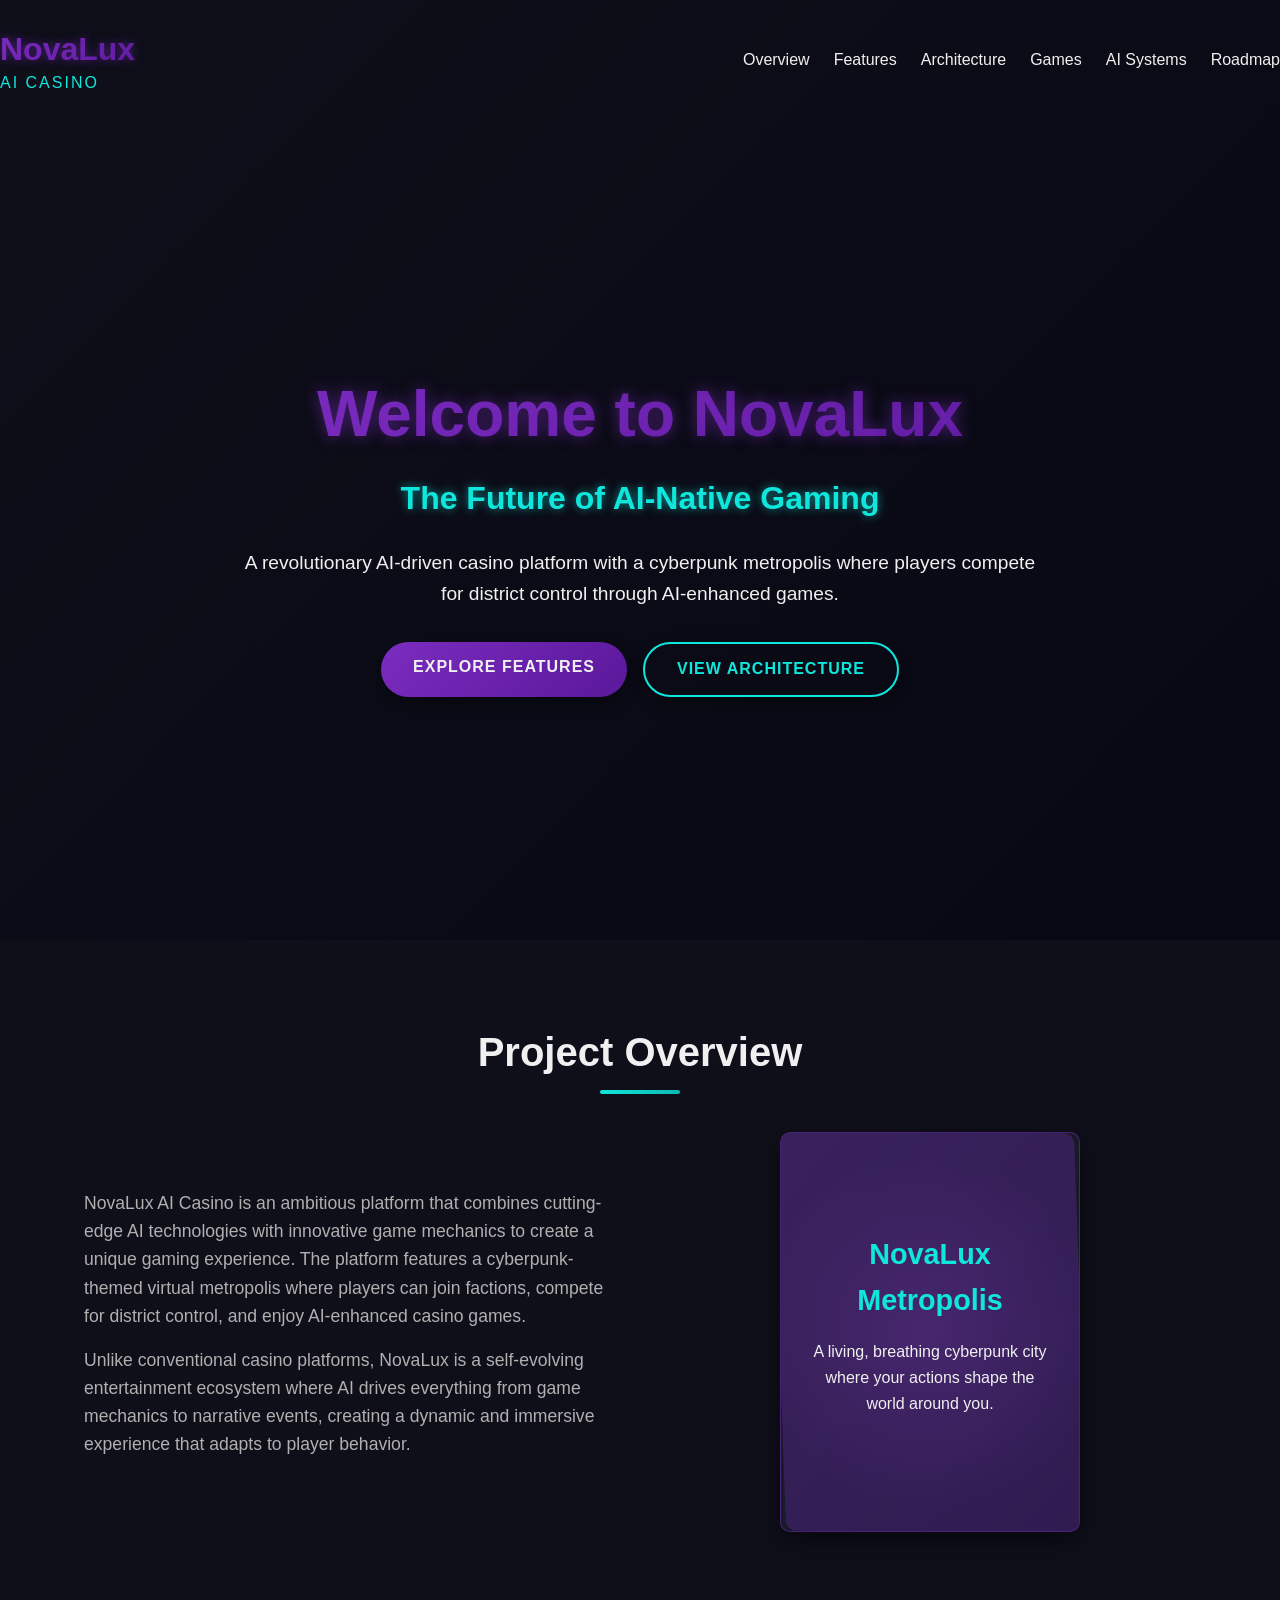
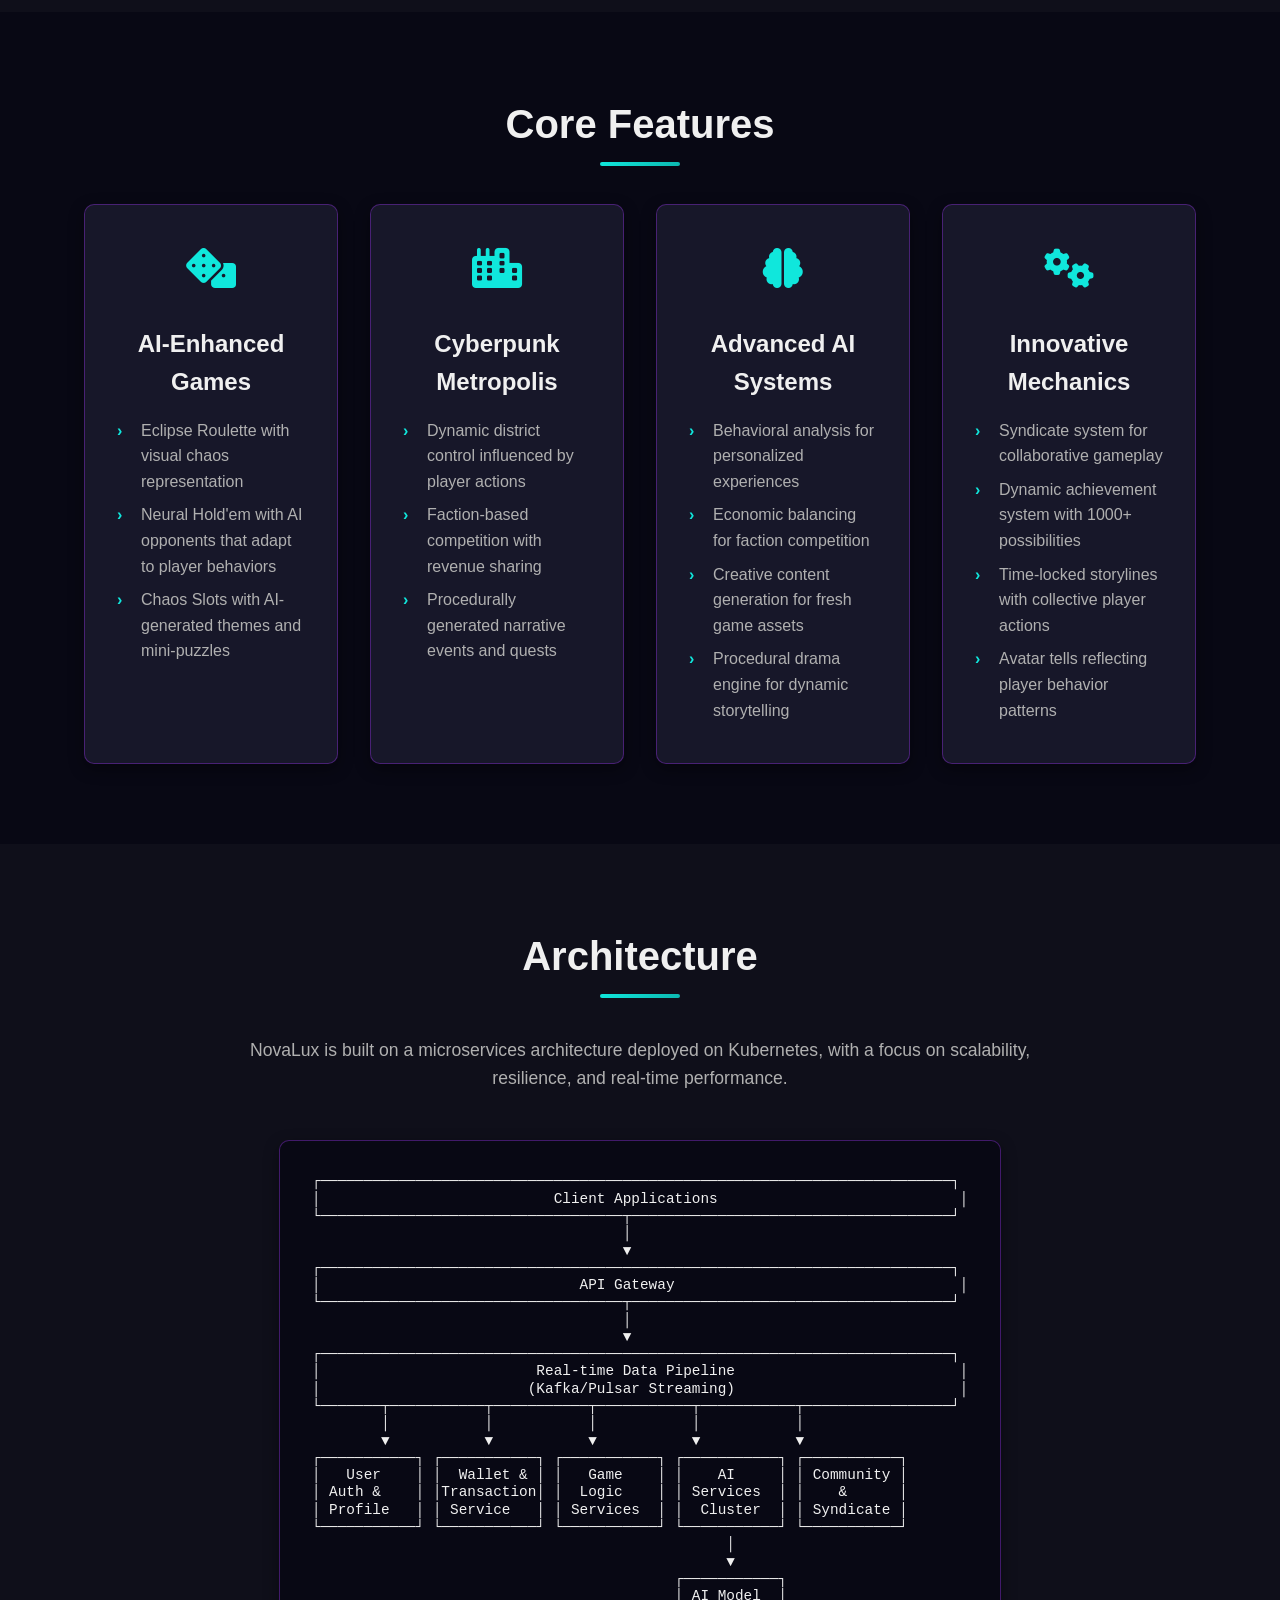
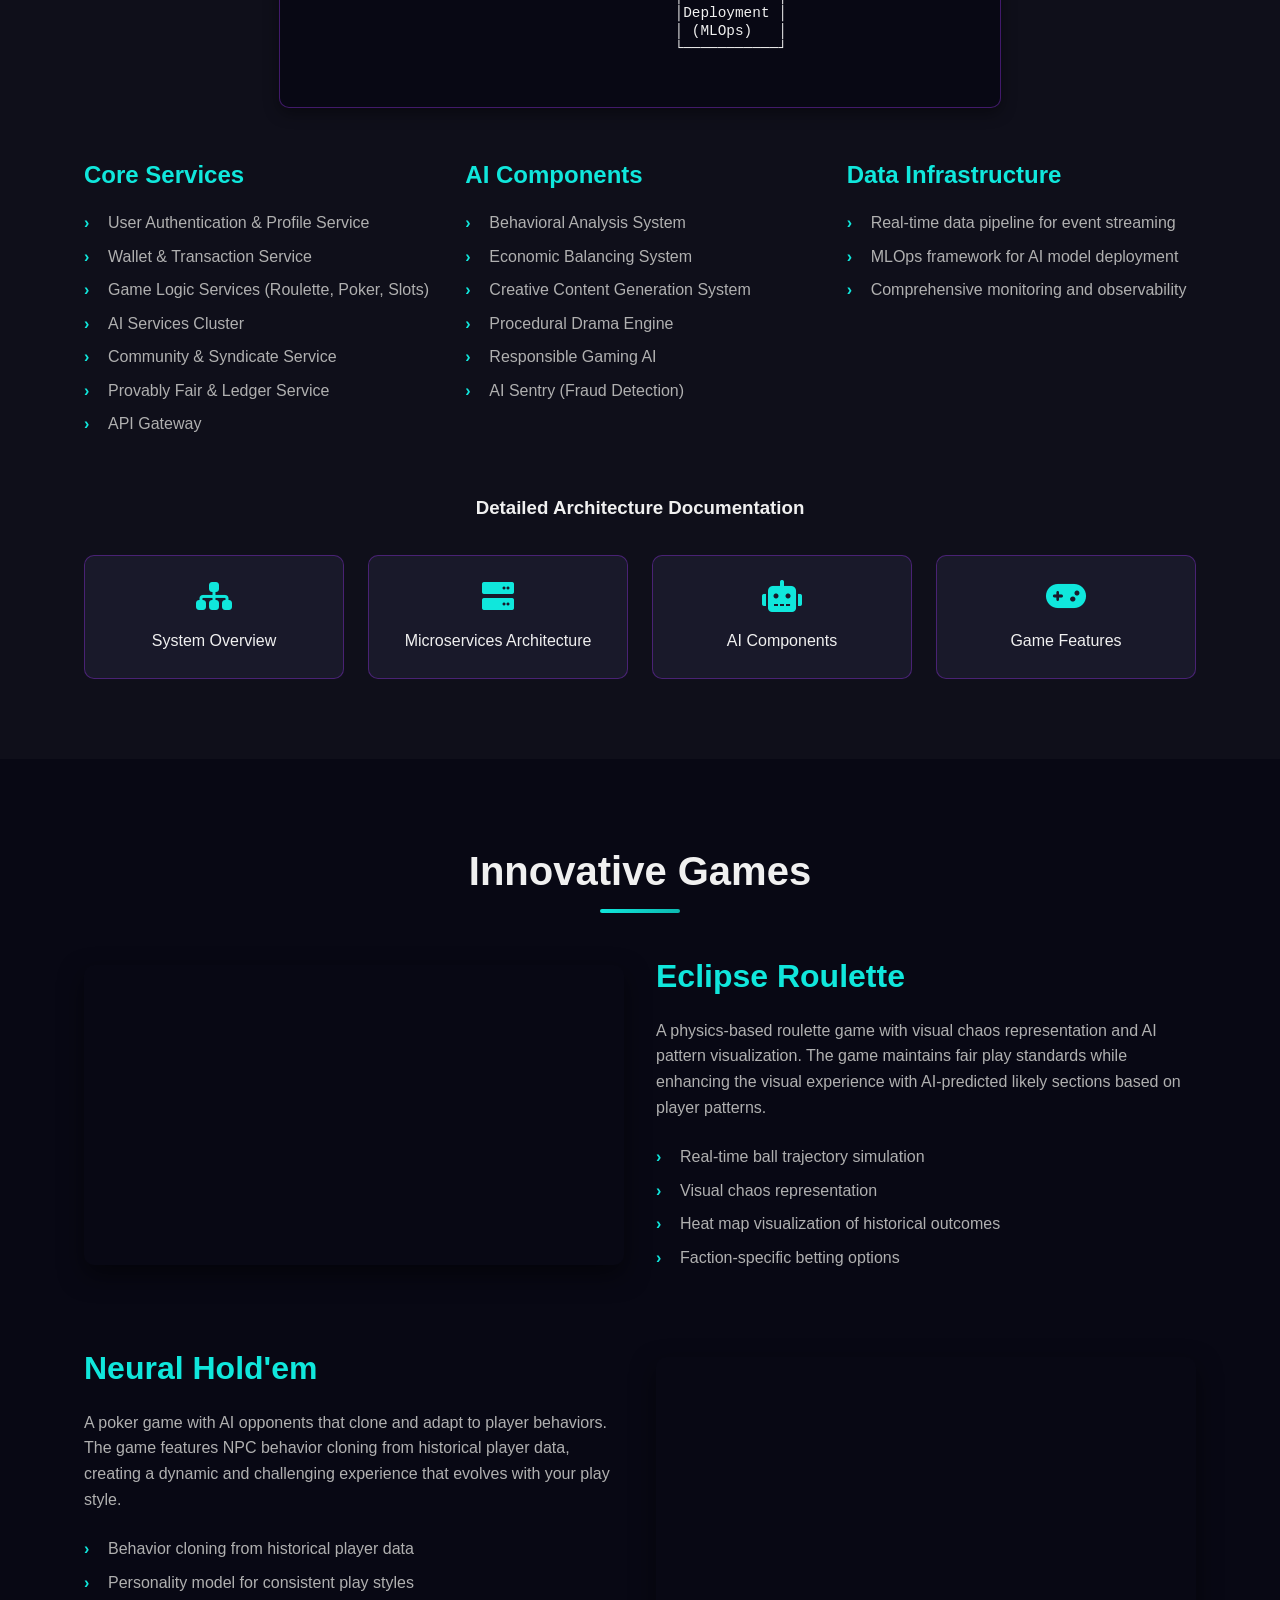
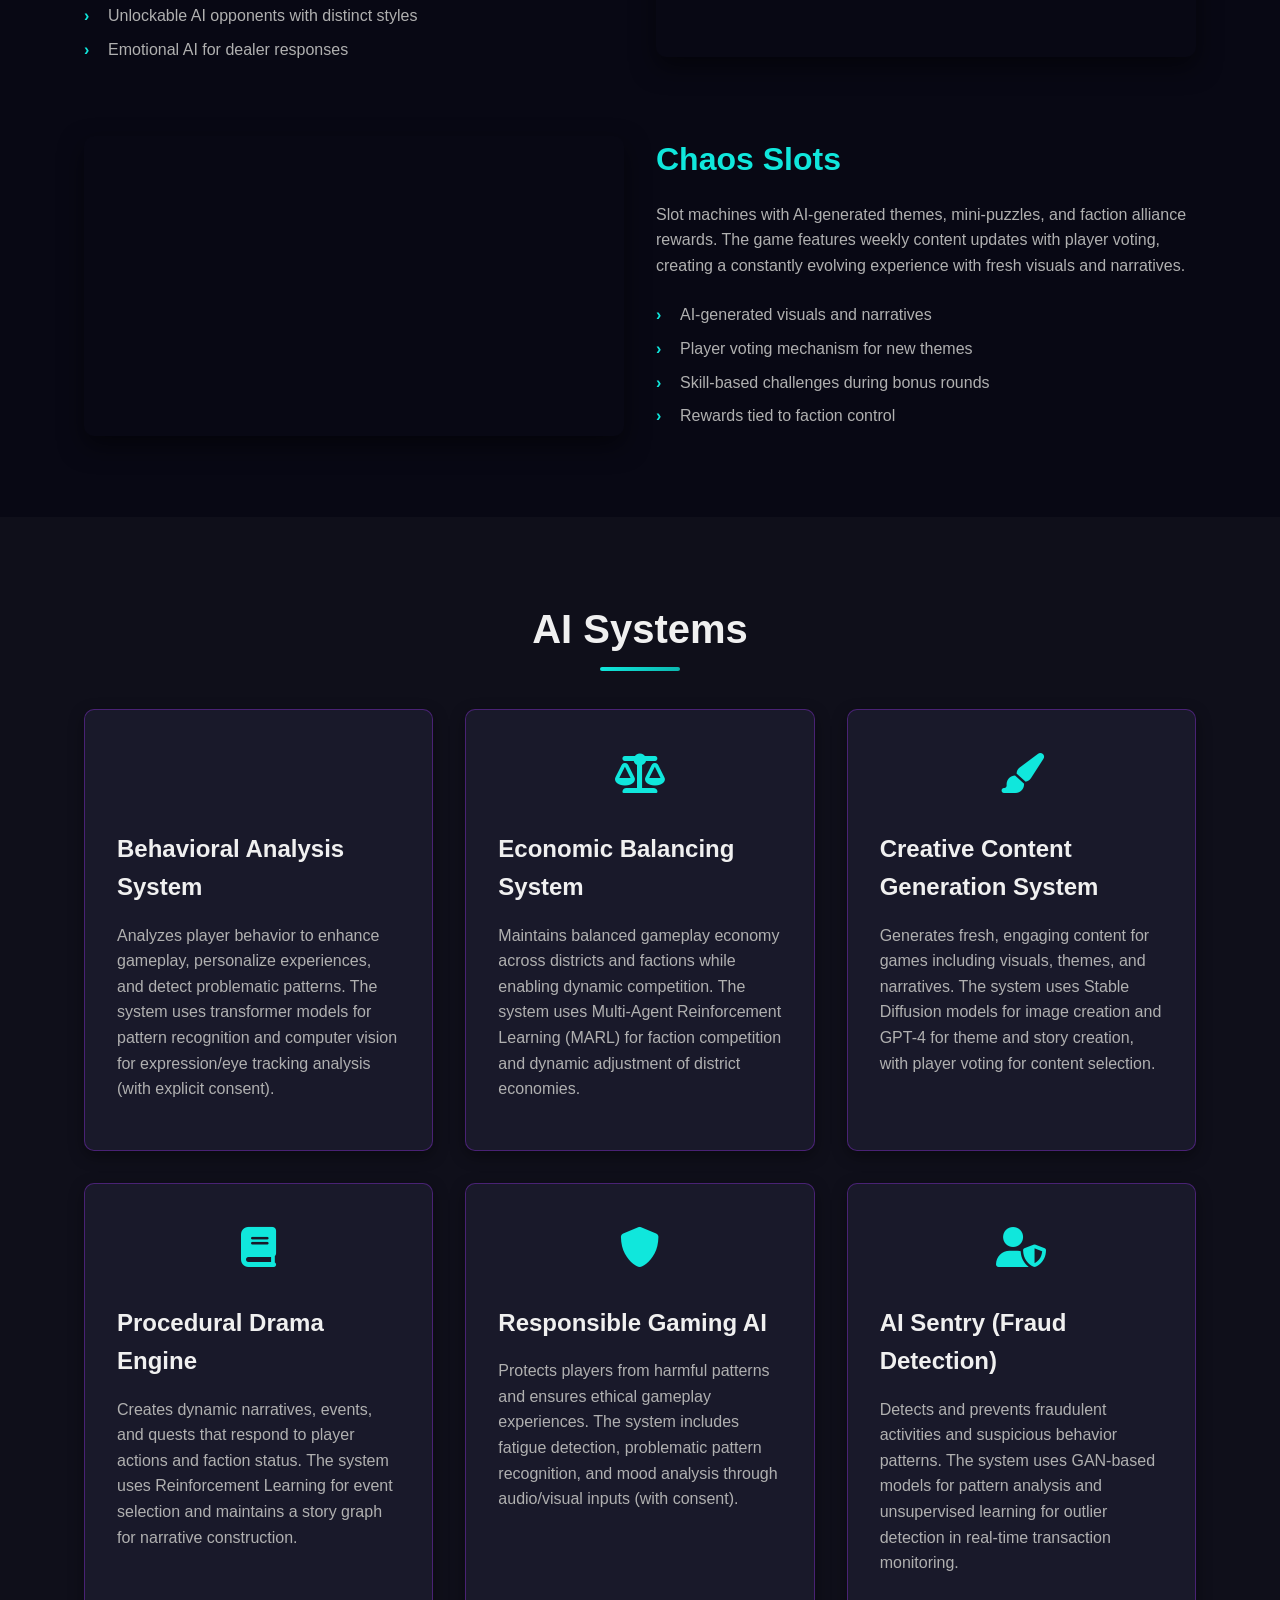
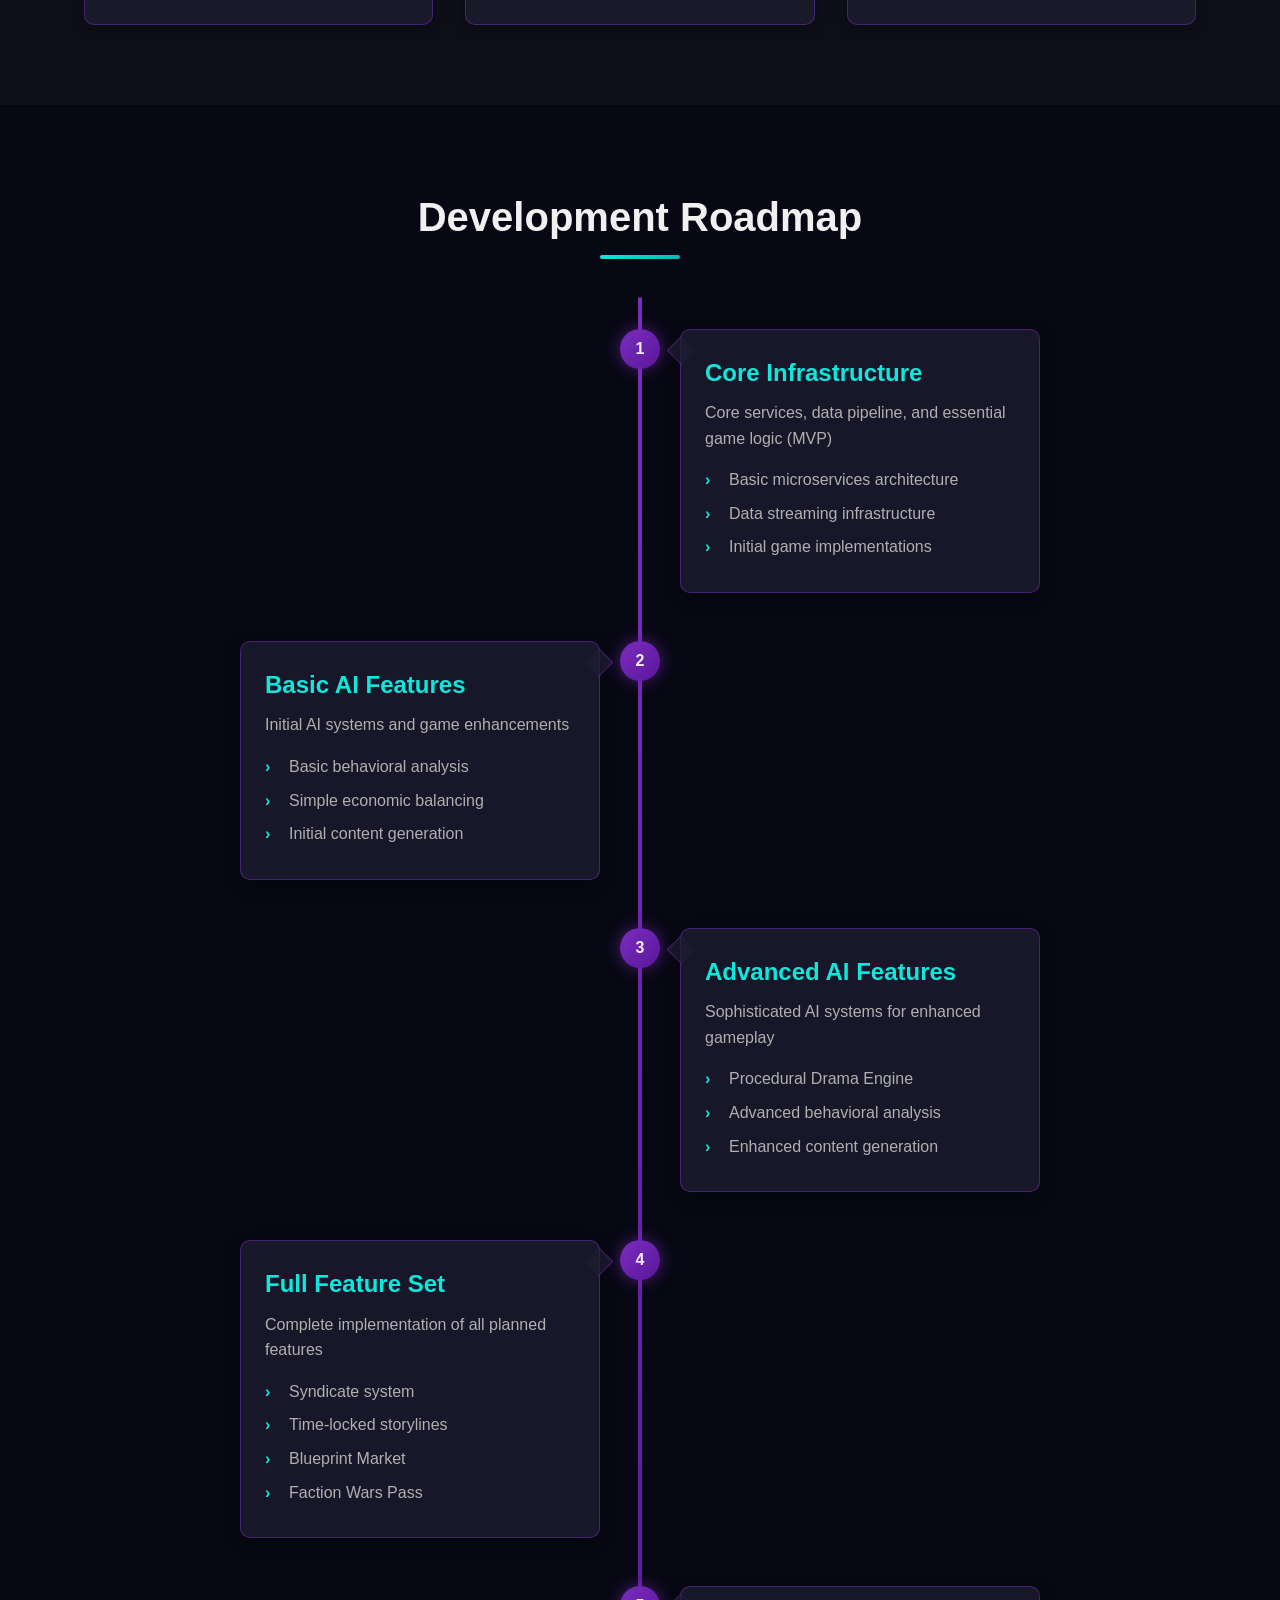
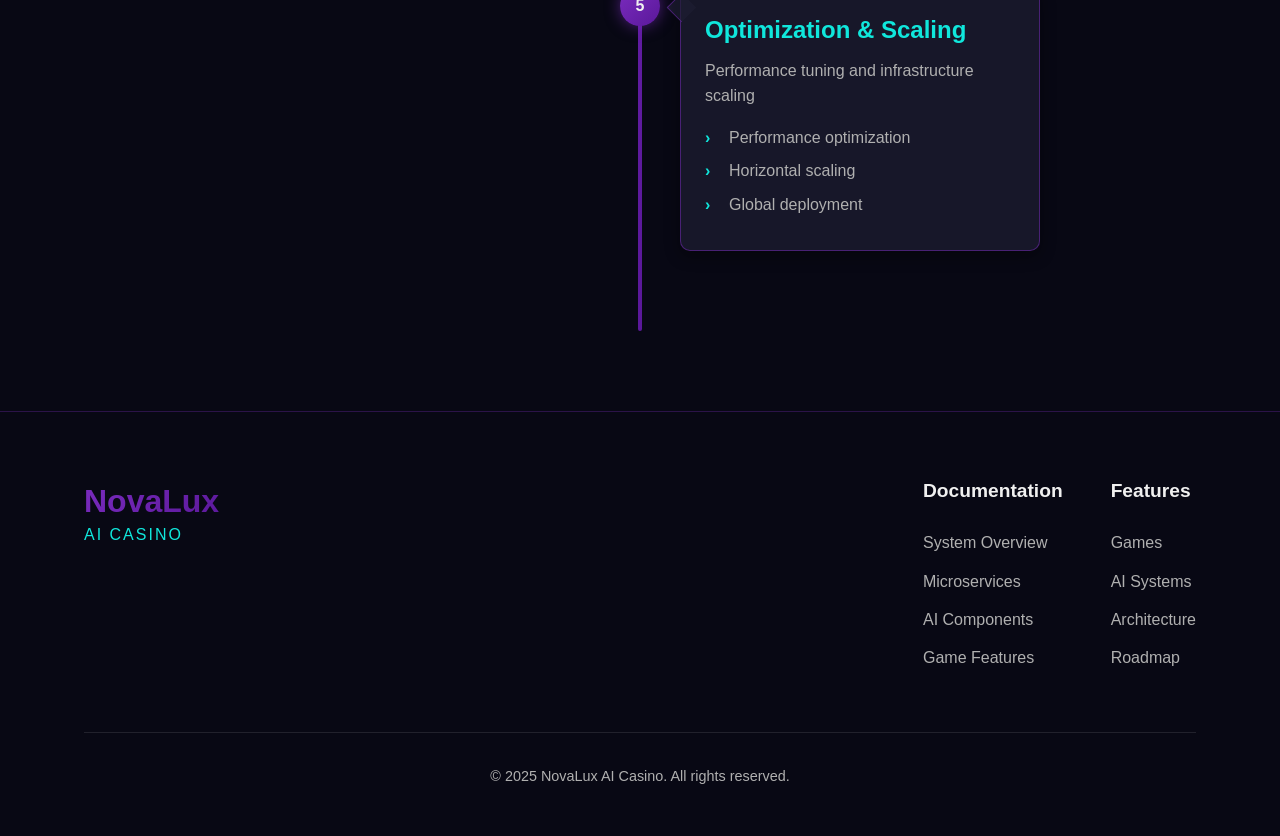
<file: index.html>
<!DOCTYPE html>
<html lang="en">
<head>
    <meta charset="UTF-8">
    <meta name="viewport" content="width=device-width, initial-scale=1.0">
    <title>NovaLux AI Casino</title>
    <link rel="stylesheet" href="css/styles.css">
    <link rel="stylesheet" href="https://cdnjs.cloudflare.com/ajax/libs/font-awesome/6.0.0/css/all.min.css">
</head>
<body>
    <header>
        <nav>
            <div class="logo">
                <h1>NovaLux</h1>
                <span class="tagline">AI Casino</span>
            </div>
            <ul class="nav-links">
                <li><a href="#overview">Overview</a></li>
                <li><a href="#features">Features</a></li>
                <li><a href="#architecture">Architecture</a></li>
                <li><a href="#games">Games</a></li>
                <li><a href="#ai">AI Systems</a></li>
                <li><a href="#roadmap">Roadmap</a></li>
            </ul>
        </nav>
        <div class="hero">
            <div class="hero-content">
                <h1>Welcome to NovaLux</h1>
                <h2>The Future of AI-Native Gaming</h2>
                <p>A revolutionary AI-driven casino platform with a cyberpunk metropolis where players compete for district control through AI-enhanced games.</p>
                <div class="cta-buttons">
                    <a href="#features" class="cta-button primary">Explore Features</a>
                    <a href="#architecture" class="cta-button secondary">View Architecture</a>
                </div>
            </div>
        </div>
    </header>

    <section id="overview" class="section">
        <div class="container">
            <h2 class="section-title">Project Overview</h2>
            <div class="overview-content">
                <div class="overview-text">
                    <p>NovaLux AI Casino is an ambitious platform that combines cutting-edge AI technologies with innovative game mechanics to create a unique gaming experience. The platform features a cyberpunk-themed virtual metropolis where players can join factions, compete for district control, and enjoy AI-enhanced casino games.</p>
                    <p>Unlike conventional casino platforms, NovaLux is a self-evolving entertainment ecosystem where AI drives everything from game mechanics to narrative events, creating a dynamic and immersive experience that adapts to player behavior.</p>
                </div>
                <div class="overview-image">
                    <div class="cyberpunk-card">
                        <div class="card-glow"></div>
                        <div class="card-content">
                            <h3>NovaLux Metropolis</h3>
                            <p>A living, breathing cyberpunk city where your actions shape the world around you.</p>
                        </div>
                    </div>
                </div>
            </div>
        </div>
    </section>

    <section id="features" class="section alt-bg">
        <div class="container">
            <h2 class="section-title">Core Features</h2>
            <div class="features-grid">
                <div class="feature-card">
                    <div class="feature-icon"><i class="fas fa-dice"></i></div>
                    <h3>AI-Enhanced Games</h3>
                    <ul>
                        <li>Eclipse Roulette with visual chaos representation</li>
                        <li>Neural Hold'em with AI opponents that adapt to player behaviors</li>
                        <li>Chaos Slots with AI-generated themes and mini-puzzles</li>
                    </ul>
                </div>
                <div class="feature-card">
                    <div class="feature-icon"><i class="fas fa-city"></i></div>
                    <h3>Cyberpunk Metropolis</h3>
                    <ul>
                        <li>Dynamic district control influenced by player actions</li>
                        <li>Faction-based competition with revenue sharing</li>
                        <li>Procedurally generated narrative events and quests</li>
                    </ul>
                </div>
                <div class="feature-card">
                    <div class="feature-icon"><i class="fas fa-brain"></i></div>
                    <h3>Advanced AI Systems</h3>
                    <ul>
                        <li>Behavioral analysis for personalized experiences</li>
                        <li>Economic balancing for faction competition</li>
                        <li>Creative content generation for fresh game assets</li>
                        <li>Procedural drama engine for dynamic storytelling</li>
                    </ul>
                </div>
                <div class="feature-card">
                    <div class="feature-icon"><i class="fas fa-cogs"></i></div>
                    <h3>Innovative Mechanics</h3>
                    <ul>
                        <li>Syndicate system for collaborative gameplay</li>
                        <li>Dynamic achievement system with 1000+ possibilities</li>
                        <li>Time-locked storylines with collective player actions</li>
                        <li>Avatar tells reflecting player behavior patterns</li>
                    </ul>
                </div>
            </div>
        </div>
    </section>

    <section id="architecture" class="section">
        <div class="container">
            <h2 class="section-title">Architecture</h2>
            <p class="section-description">NovaLux is built on a microservices architecture deployed on Kubernetes, with a focus on scalability, resilience, and real-time performance.</p>
            
            <div class="architecture-diagram">
                <div class="diagram-container">
                    <pre class="ascii-diagram">
┌─────────────────────────────────────────────────────────────────────────┐
│                           Client Applications                            │
└───────────────────────────────────┬─────────────────────────────────────┘
                                    │
                                    ▼
┌─────────────────────────────────────────────────────────────────────────┐
│                              API Gateway                                 │
└───────────────────────────────────┬─────────────────────────────────────┘
                                    │
                                    ▼
┌─────────────────────────────────────────────────────────────────────────┐
│                         Real-time Data Pipeline                          │
│                        (Kafka/Pulsar Streaming)                          │
└───────┬───────────┬───────────┬───────────┬───────────┬─────────────────┘
        │           │           │           │           │
        ▼           ▼           ▼           ▼           ▼
┌───────────┐ ┌───────────┐ ┌───────────┐ ┌───────────┐ ┌───────────┐
│   User    │ │  Wallet & │ │   Game    │ │    AI     │ │ Community │
│ Auth &    │ │Transaction│ │  Logic    │ │ Services  │ │    &      │
│ Profile   │ │ Service   │ │ Services  │ │  Cluster  │ │ Syndicate │
└───────────┘ └───────────┘ └───────────┘ └───────────┘ └───────────┘
                                                │
                                                ▼
                                          ┌───────────┐
                                          │ AI Model  │
                                          │Deployment │
                                          │ (MLOps)   │
                                          └───────────┘
                    </pre>
                </div>
            </div>
            
            <div class="architecture-details">
                <div class="architecture-section">
                    <h3>Core Services</h3>
                    <ul>
                        <li>User Authentication & Profile Service</li>
                        <li>Wallet & Transaction Service</li>
                        <li>Game Logic Services (Roulette, Poker, Slots)</li>
                        <li>AI Services Cluster</li>
                        <li>Community & Syndicate Service</li>
                        <li>Provably Fair & Ledger Service</li>
                        <li>API Gateway</li>
                    </ul>
                </div>
                <div class="architecture-section">
                    <h3>AI Components</h3>
                    <ul>
                        <li>Behavioral Analysis System</li>
                        <li>Economic Balancing System</li>
                        <li>Creative Content Generation System</li>
                        <li>Procedural Drama Engine</li>
                        <li>Responsible Gaming AI</li>
                        <li>AI Sentry (Fraud Detection)</li>
                    </ul>
                </div>
                <div class="architecture-section">
                    <h3>Data Infrastructure</h3>
                    <ul>
                        <li>Real-time data pipeline for event streaming</li>
                        <li>MLOps framework for AI model deployment</li>
                        <li>Comprehensive monitoring and observability</li>
                    </ul>
                </div>
            </div>
            
            <div class="documentation-links">
                <h3>Detailed Architecture Documentation</h3>
                <div class="doc-links-grid">
                    <a href="pages/system-overview.html" class="doc-link">
                        <i class="fas fa-sitemap"></i>
                        <span>System Overview</span>
                    </a>
                    <a href="pages/microservices.html" class="doc-link">
                        <i class="fas fa-server"></i>
                        <span>Microservices Architecture</span>
                    </a>
                    <a href="pages/ai-components.html" class="doc-link">
                        <i class="fas fa-robot"></i>
                        <span>AI Components</span>
                    </a>
                    <a href="pages/game-features.html" class="doc-link">
                        <i class="fas fa-gamepad"></i>
                        <span>Game Features</span>
                    </a>
                </div>
            </div>
        </div>
    </section>

    <section id="games" class="section alt-bg">
        <div class="container">
            <h2 class="section-title">Innovative Games</h2>
            <div class="games-showcase">
                <div class="game-card">
                    <div class="game-image eclipse-roulette">
                        <div class="game-overlay">
                            <h3>Eclipse Roulette</h3>
                        </div>
                    </div>
                    <div class="game-description">
                        <h3>Eclipse Roulette</h3>
                        <p>A physics-based roulette game with visual chaos representation and AI pattern visualization. The game maintains fair play standards while enhancing the visual experience with AI-predicted likely sections based on player patterns.</p>
                        <ul class="game-features">
                            <li>Real-time ball trajectory simulation</li>
                            <li>Visual chaos representation</li>
                            <li>Heat map visualization of historical outcomes</li>
                            <li>Faction-specific betting options</li>
                        </ul>
                    </div>
                </div>
                
                <div class="game-card reverse">
                    <div class="game-image neural-holdem">
                        <div class="game-overlay">
                            <h3>Neural Hold'em</h3>
                        </div>
                    </div>
                    <div class="game-description">
                        <h3>Neural Hold'em</h3>
                        <p>A poker game with AI opponents that clone and adapt to player behaviors. The game features NPC behavior cloning from historical player data, creating a dynamic and challenging experience that evolves with your play style.</p>
                        <ul class="game-features">
                            <li>Behavior cloning from historical player data</li>
                            <li>Personality model for consistent play styles</li>
                            <li>Unlockable AI opponents with distinct styles</li>
                            <li>Emotional AI for dealer responses</li>
                        </ul>
                    </div>
                </div>
                
                <div class="game-card">
                    <div class="game-image chaos-slots">
                        <div class="game-overlay">
                            <h3>Chaos Slots</h3>
                        </div>
                    </div>
                    <div class="game-description">
                        <h3>Chaos Slots</h3>
                        <p>Slot machines with AI-generated themes, mini-puzzles, and faction alliance rewards. The game features weekly content updates with player voting, creating a constantly evolving experience with fresh visuals and narratives.</p>
                        <ul class="game-features">
                            <li>AI-generated visuals and narratives</li>
                            <li>Player voting mechanism for new themes</li>
                            <li>Skill-based challenges during bonus rounds</li>
                            <li>Rewards tied to faction control</li>
                        </ul>
                    </div>
                </div>
            </div>
        </div>
    </section>

    <section id="ai" class="section">
        <div class="container">
            <h2 class="section-title">AI Systems</h2>
            <div class="ai-systems">
                <div class="ai-system">
                    <div class="ai-icon"><i class="fas fa-user-chart"></i></div>
                    <div class="ai-content">
                        <h3>Behavioral Analysis System</h3>
                        <p>Analyzes player behavior to enhance gameplay, personalize experiences, and detect problematic patterns. The system uses transformer models for pattern recognition and computer vision for expression/eye tracking analysis (with explicit consent).</p>
                    </div>
                </div>
                
                <div class="ai-system">
                    <div class="ai-icon"><i class="fas fa-balance-scale"></i></div>
                    <div class="ai-content">
                        <h3>Economic Balancing System</h3>
                        <p>Maintains balanced gameplay economy across districts and factions while enabling dynamic competition. The system uses Multi-Agent Reinforcement Learning (MARL) for faction competition and dynamic adjustment of district economies.</p>
                    </div>
                </div>
                
                <div class="ai-system">
                    <div class="ai-icon"><i class="fas fa-paint-brush"></i></div>
                    <div class="ai-content">
                        <h3>Creative Content Generation System</h3>
                        <p>Generates fresh, engaging content for games including visuals, themes, and narratives. The system uses Stable Diffusion models for image creation and GPT-4 for theme and story creation, with player voting for content selection.</p>
                    </div>
                </div>
                
                <div class="ai-system">
                    <div class="ai-icon"><i class="fas fa-book"></i></div>
                    <div class="ai-content">
                        <h3>Procedural Drama Engine</h3>
                        <p>Creates dynamic narratives, events, and quests that respond to player actions and faction status. The system uses Reinforcement Learning for event selection and maintains a story graph for narrative construction.</p>
                    </div>
                </div>
                
                <div class="ai-system">
                    <div class="ai-icon"><i class="fas fa-shield-alt"></i></div>
                    <div class="ai-content">
                        <h3>Responsible Gaming AI</h3>
                        <p>Protects players from harmful patterns and ensures ethical gameplay experiences. The system includes fatigue detection, problematic pattern recognition, and mood analysis through audio/visual inputs (with consent).</p>
                    </div>
                </div>
                
                <div class="ai-system">
                    <div class="ai-icon"><i class="fas fa-user-shield"></i></div>
                    <div class="ai-content">
                        <h3>AI Sentry (Fraud Detection)</h3>
                        <p>Detects and prevents fraudulent activities and suspicious behavior patterns. The system uses GAN-based models for pattern analysis and unsupervised learning for outlier detection in real-time transaction monitoring.</p>
                    </div>
                </div>
            </div>
        </div>
    </section>

    <section id="roadmap" class="section alt-bg">
        <div class="container">
            <h2 class="section-title">Development Roadmap</h2>
            <div class="roadmap">
                <div class="roadmap-item">
                    <div class="roadmap-marker">1</div>
                    <div class="roadmap-content">
                        <h3>Core Infrastructure</h3>
                        <p>Core services, data pipeline, and essential game logic (MVP)</p>
                        <ul>
                            <li>Basic microservices architecture</li>
                            <li>Data streaming infrastructure</li>
                            <li>Initial game implementations</li>
                        </ul>
                    </div>
                </div>
                
                <div class="roadmap-item">
                    <div class="roadmap-marker">2</div>
                    <div class="roadmap-content">
                        <h3>Basic AI Features</h3>
                        <p>Initial AI systems and game enhancements</p>
                        <ul>
                            <li>Basic behavioral analysis</li>
                            <li>Simple economic balancing</li>
                            <li>Initial content generation</li>
                        </ul>
                    </div>
                </div>
                
                <div class="roadmap-item">
                    <div class="roadmap-marker">3</div>
                    <div class="roadmap-content">
                        <h3>Advanced AI Features</h3>
                        <p>Sophisticated AI systems for enhanced gameplay</p>
                        <ul>
                            <li>Procedural Drama Engine</li>
                            <li>Advanced behavioral analysis</li>
                            <li>Enhanced content generation</li>
                        </ul>
                    </div>
                </div>
                
                <div class="roadmap-item">
                    <div class="roadmap-marker">4</div>
                    <div class="roadmap-content">
                        <h3>Full Feature Set</h3>
                        <p>Complete implementation of all planned features</p>
                        <ul>
                            <li>Syndicate system</li>
                            <li>Time-locked storylines</li>
                            <li>Blueprint Market</li>
                            <li>Faction Wars Pass</li>
                        </ul>
                    </div>
                </div>
                
                <div class="roadmap-item">
                    <div class="roadmap-marker">5</div>
                    <div class="roadmap-content">
                        <h3>Optimization & Scaling</h3>
                        <p>Performance tuning and infrastructure scaling</p>
                        <ul>
                            <li>Performance optimization</li>
                            <li>Horizontal scaling</li>
                            <li>Global deployment</li>
                        </ul>
                    </div>
                </div>
            </div>
        </div>
    </section>

    <footer>
        <div class="container">
            <div class="footer-content">
                <div class="footer-logo">
                    <h2>NovaLux</h2>
                    <span class="tagline">AI Casino</span>
                </div>
                <div class="footer-links">
                    <div class="footer-section">
                        <h3>Documentation</h3>
                        <ul>
                            <li><a href="pages/system-overview.html">System Overview</a></li>
                            <li><a href="pages/microservices.html">Microservices</a></li>
                            <li><a href="pages/ai-components.html">AI Components</a></li>
                            <li><a href="pages/game-features.html">Game Features</a></li>
                        </ul>
                    </div>
                    <div class="footer-section">
                        <h3>Features</h3>
                        <ul>
                            <li><a href="#games">Games</a></li>
                            <li><a href="#ai">AI Systems</a></li>
                            <li><a href="#architecture">Architecture</a></li>
                            <li><a href="#roadmap">Roadmap</a></li>
                        </ul>
                    </div>
                </div>
            </div>
            <div class="footer-bottom">
                <p>&copy; 2025 NovaLux AI Casino. All rights reserved.</p>
            </div>
        </div>
    </footer>

    <script src="js/main.js"></script>
</body>
</html>
</file>
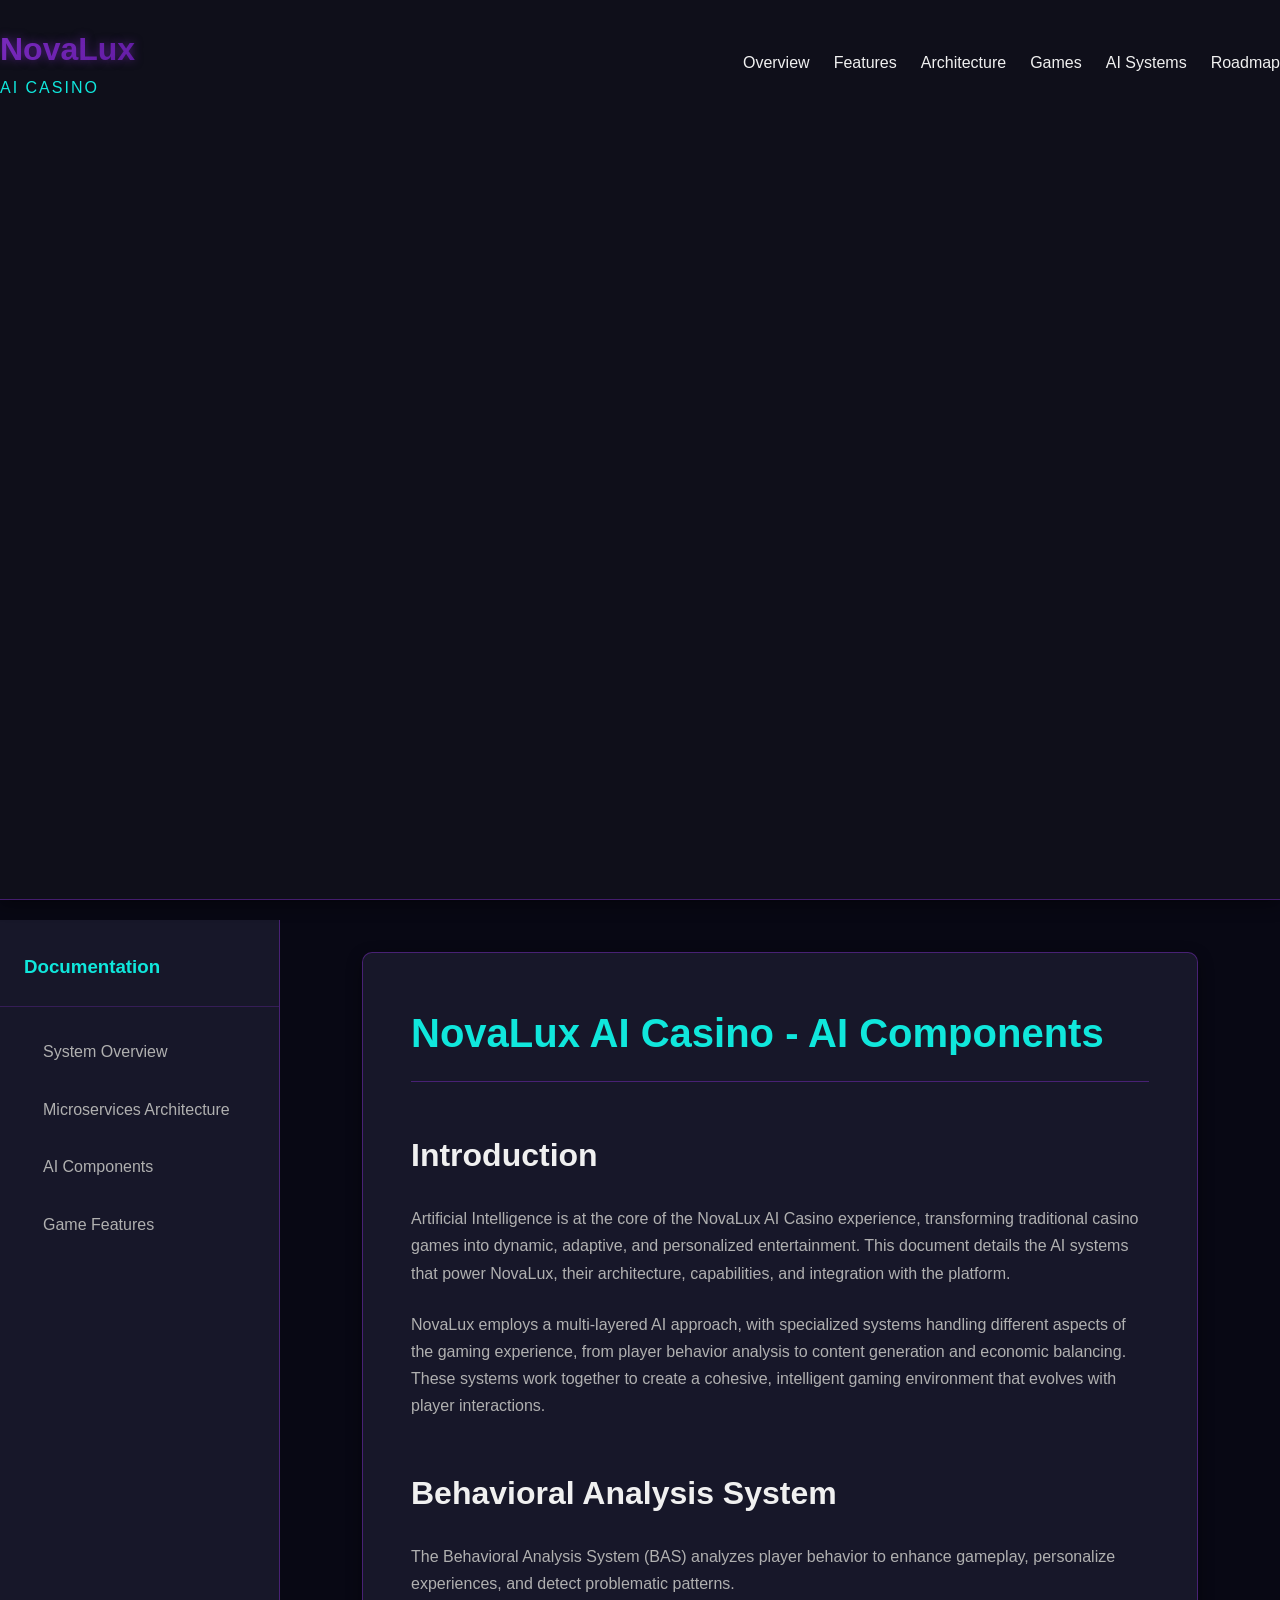
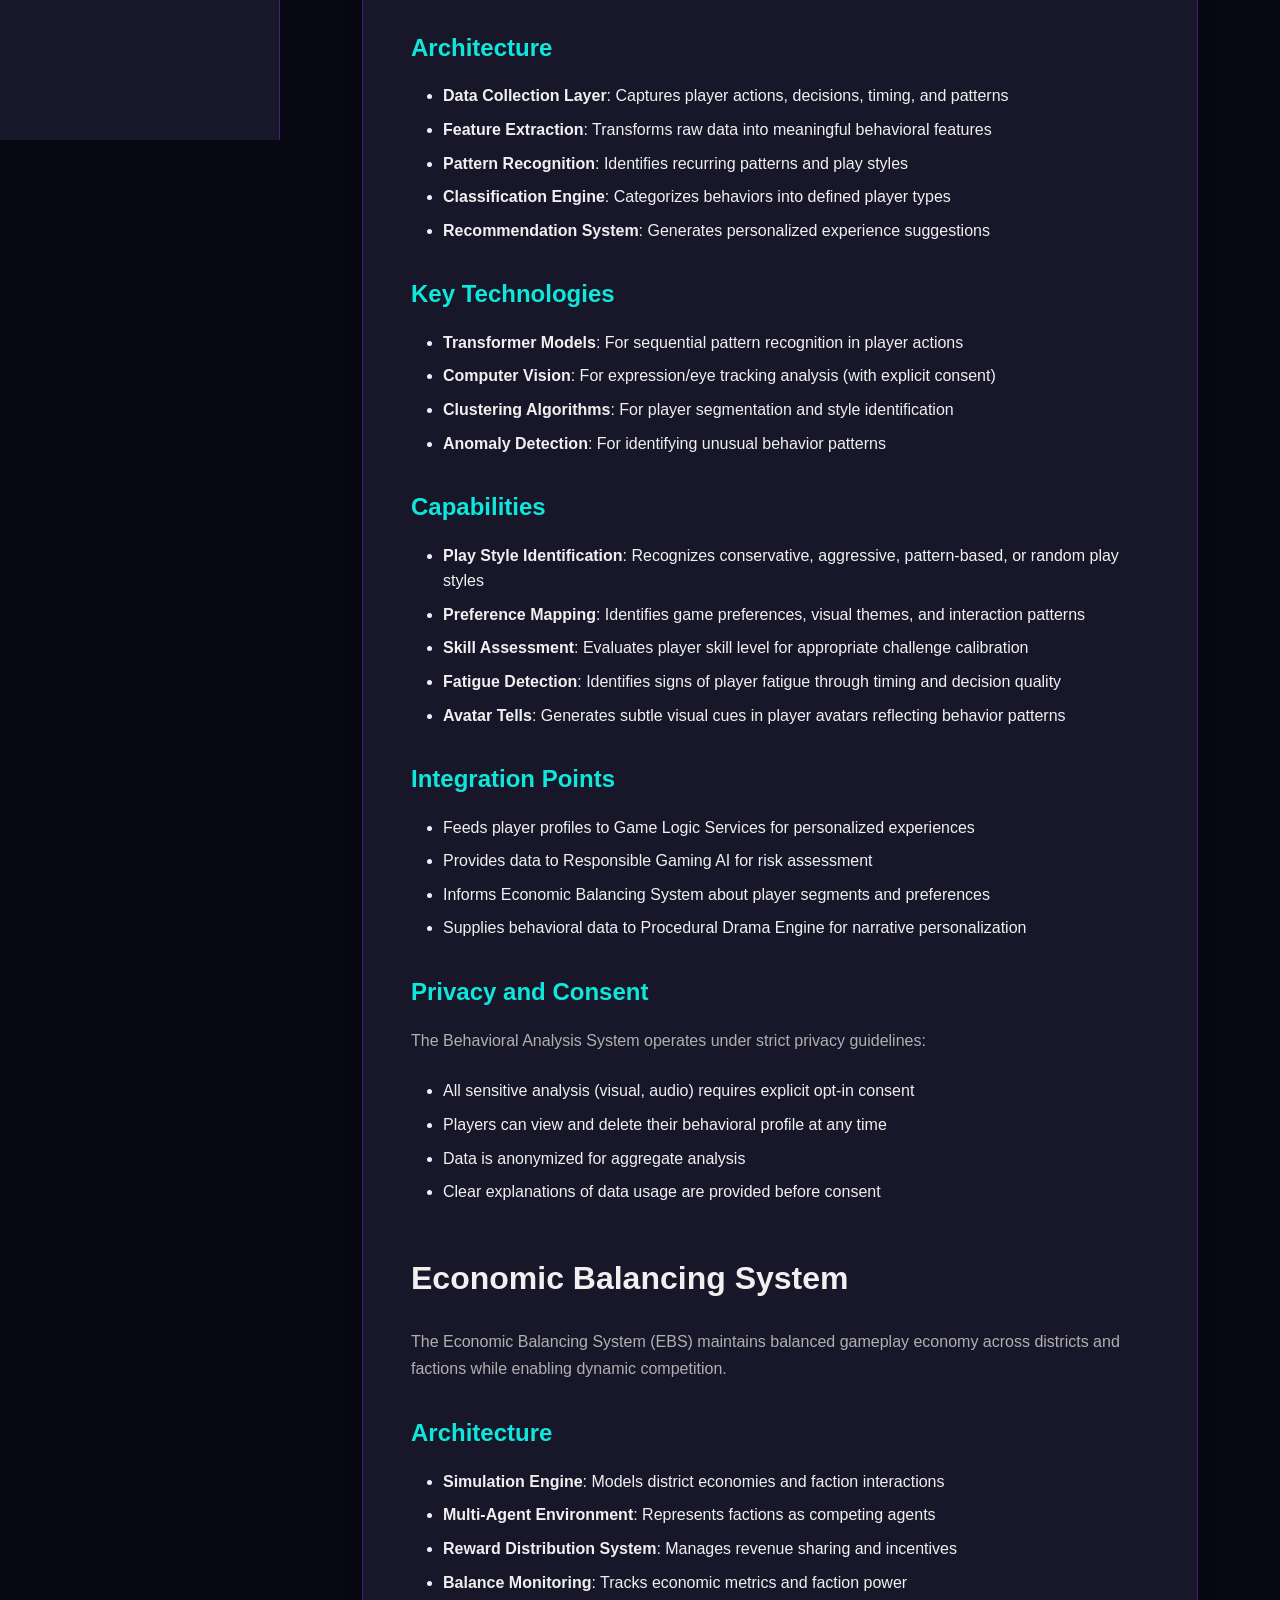
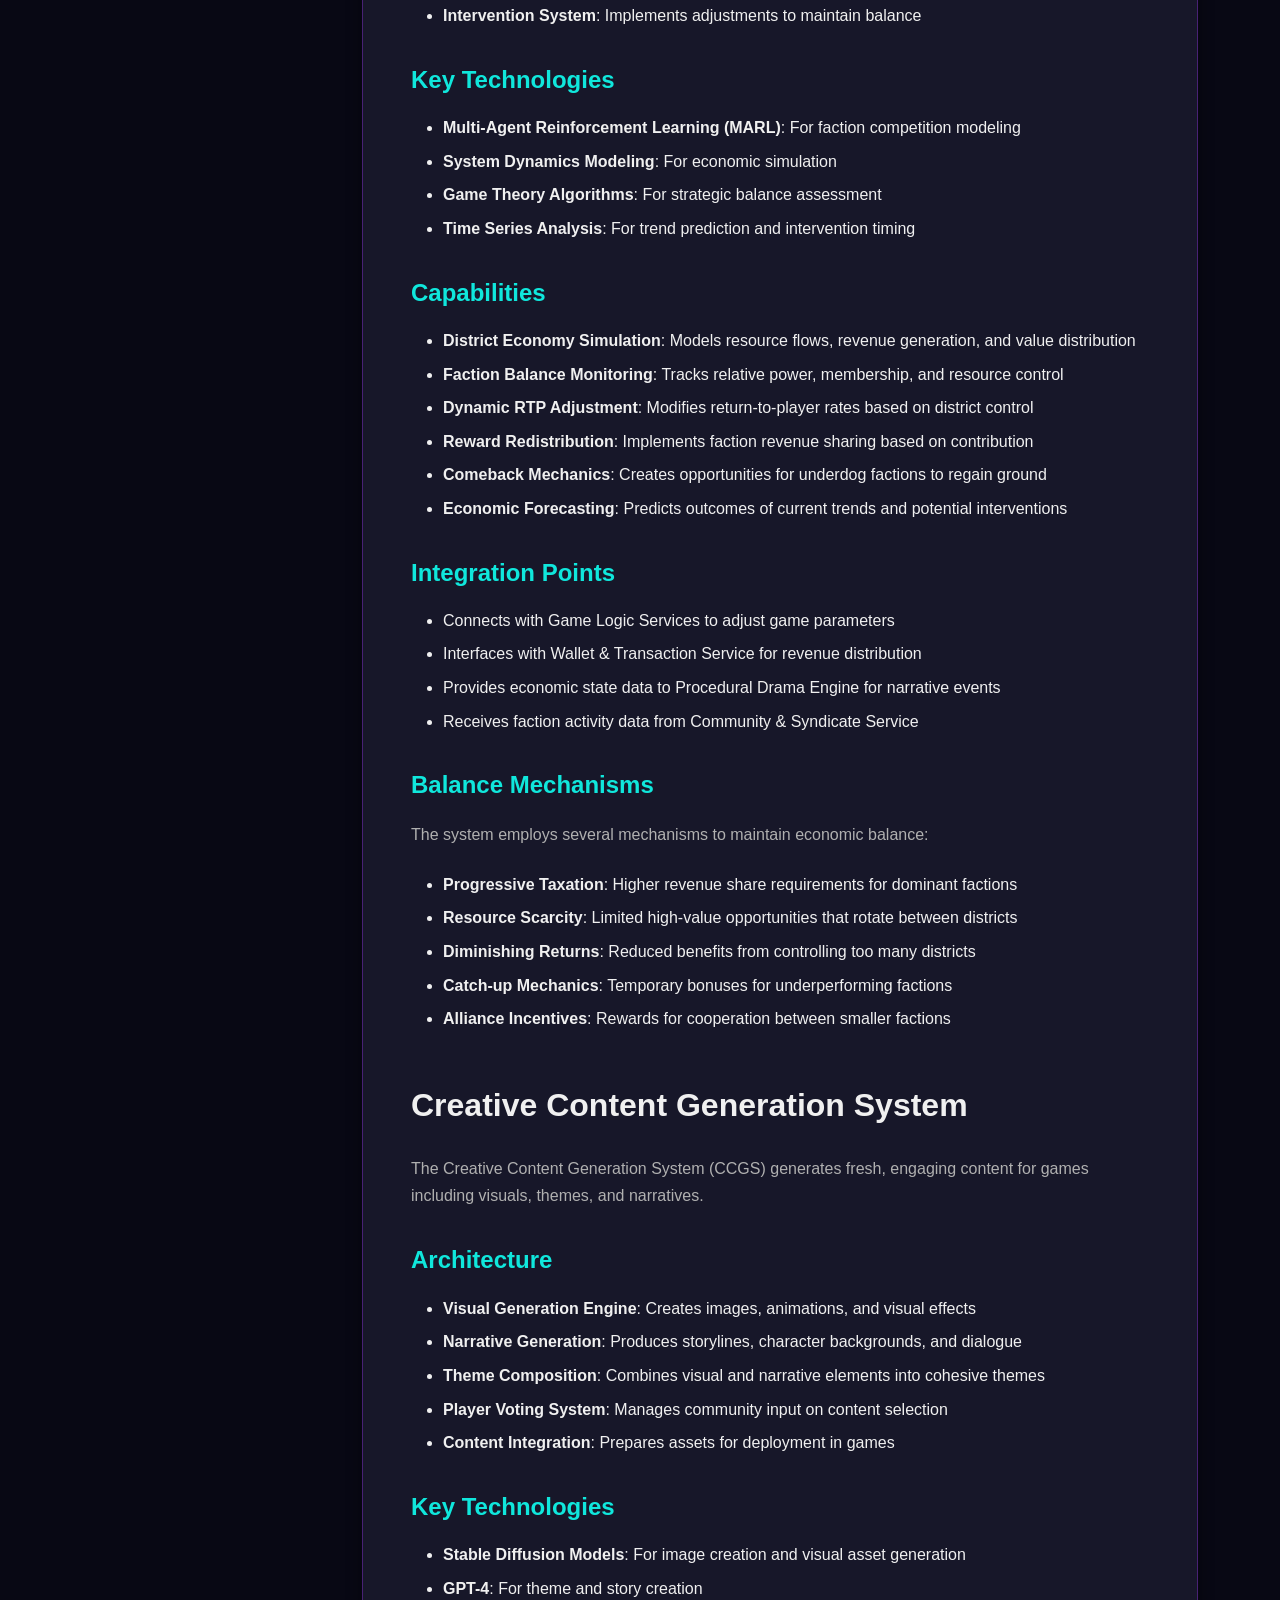
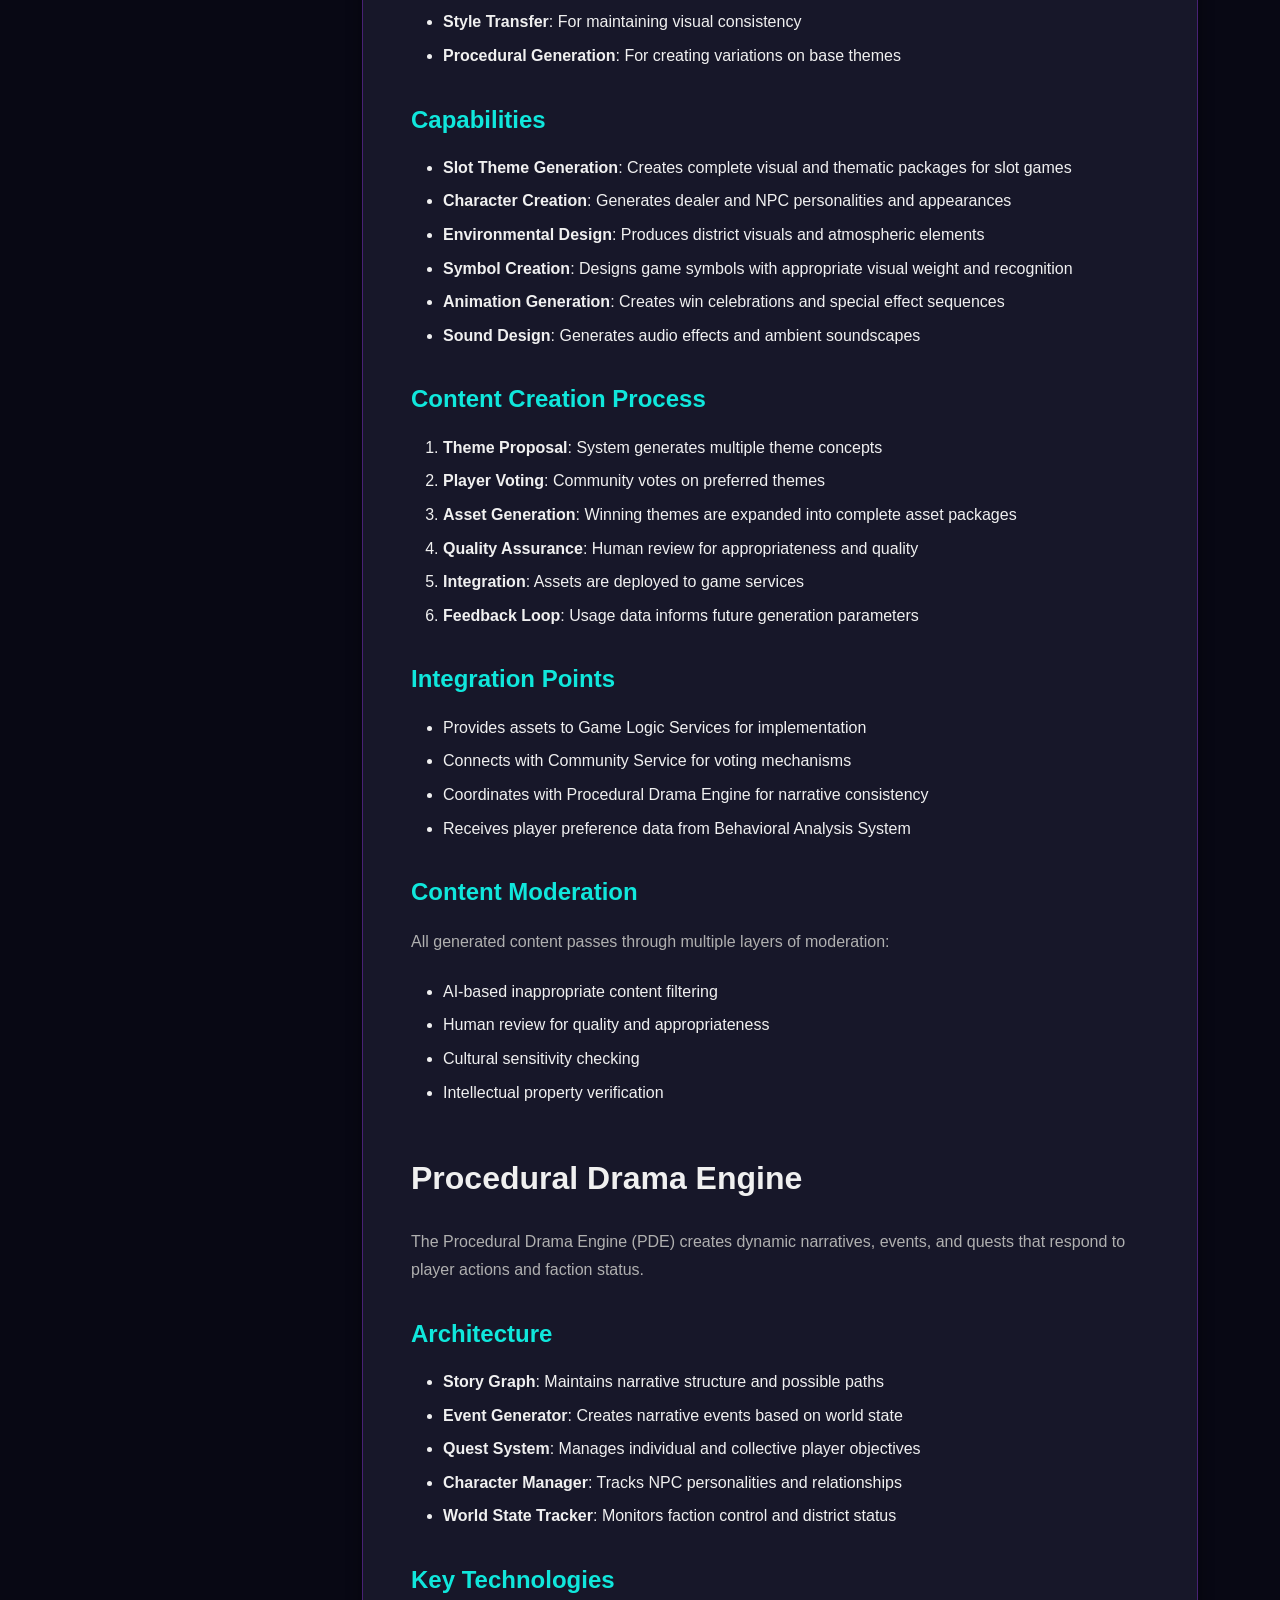
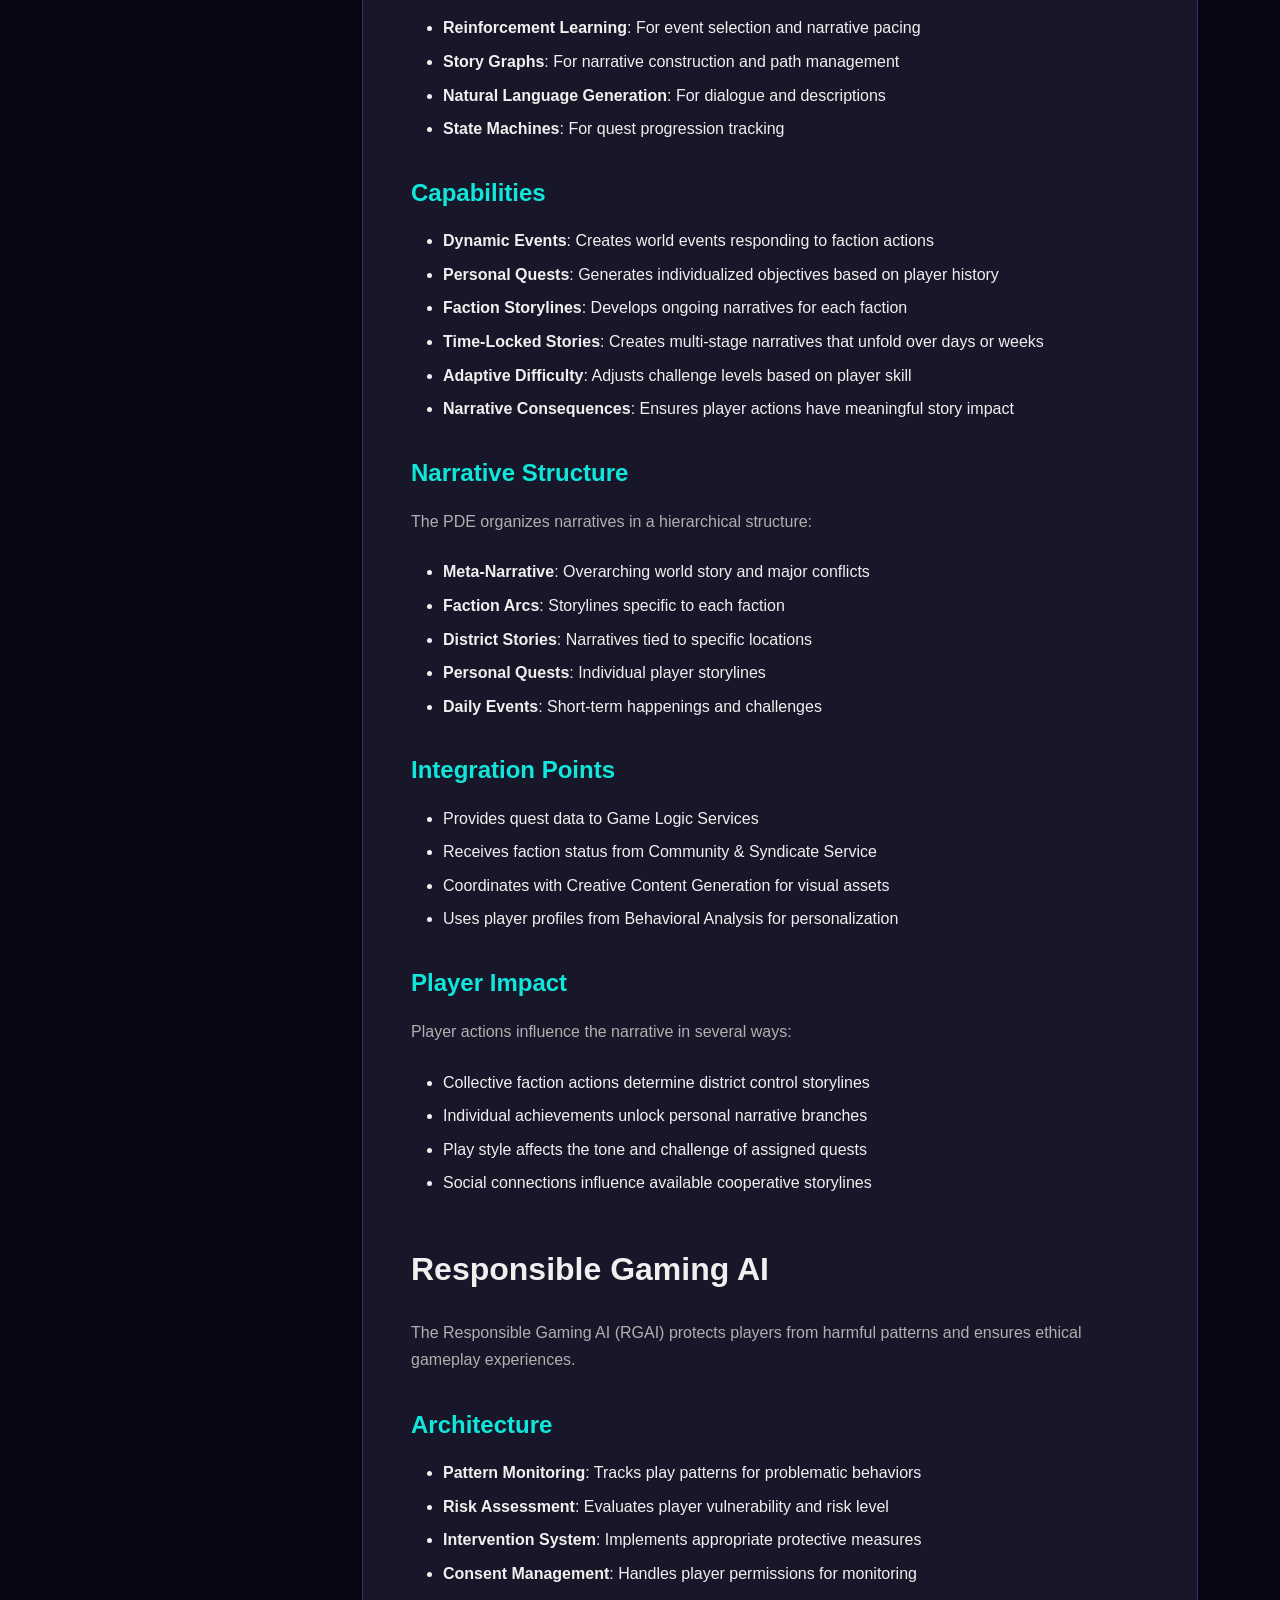
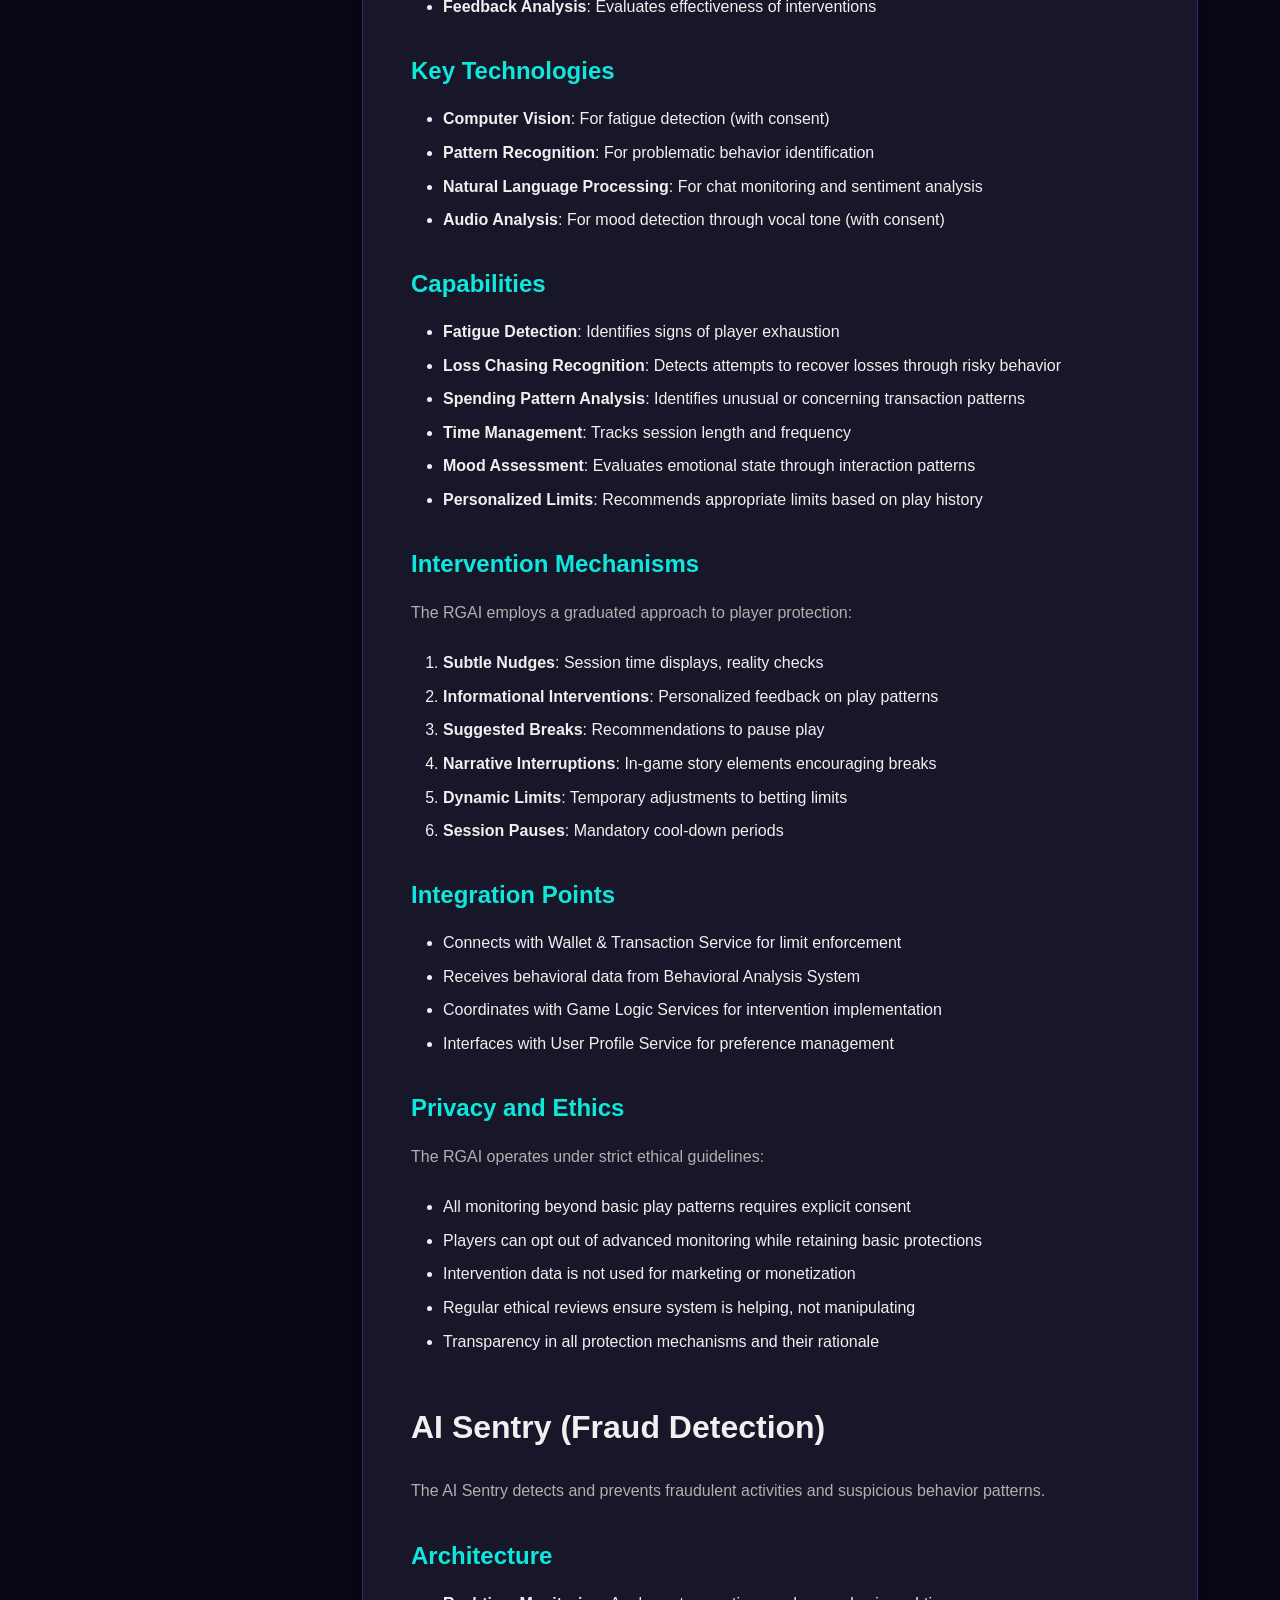
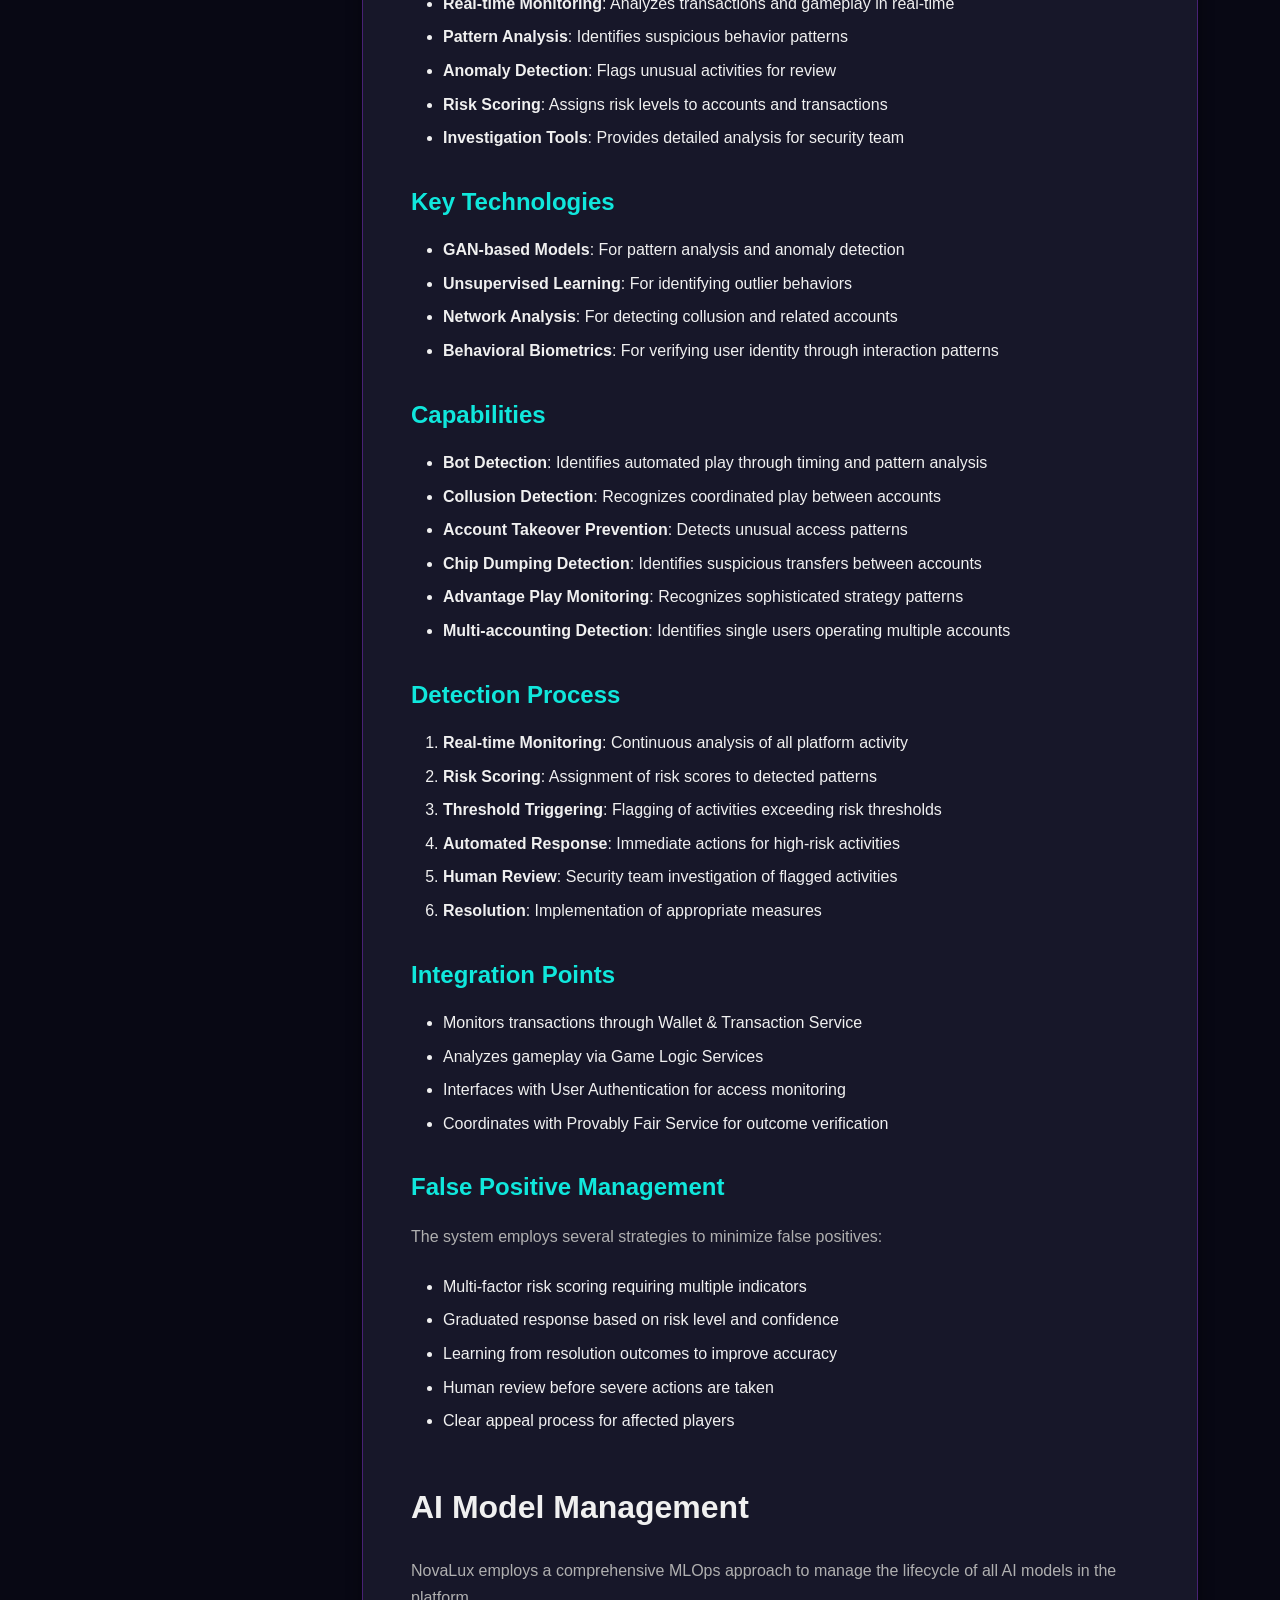
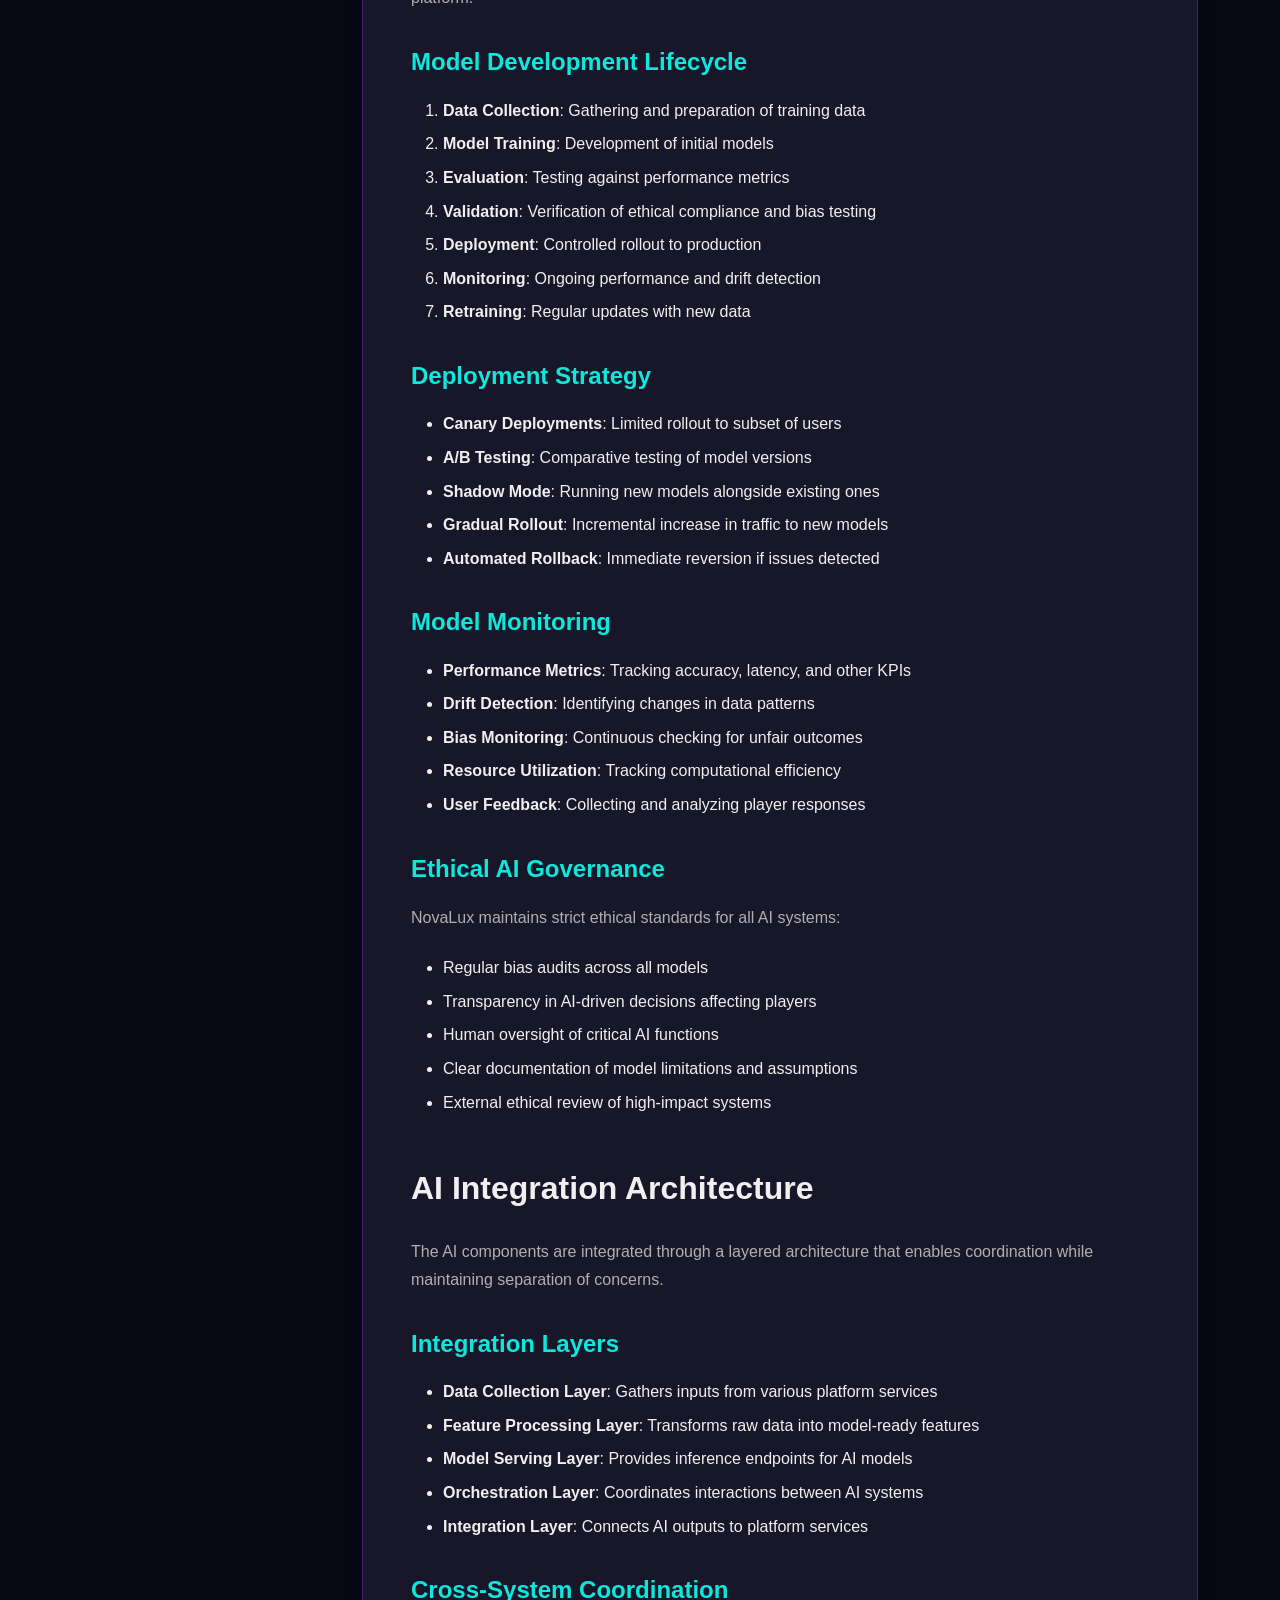
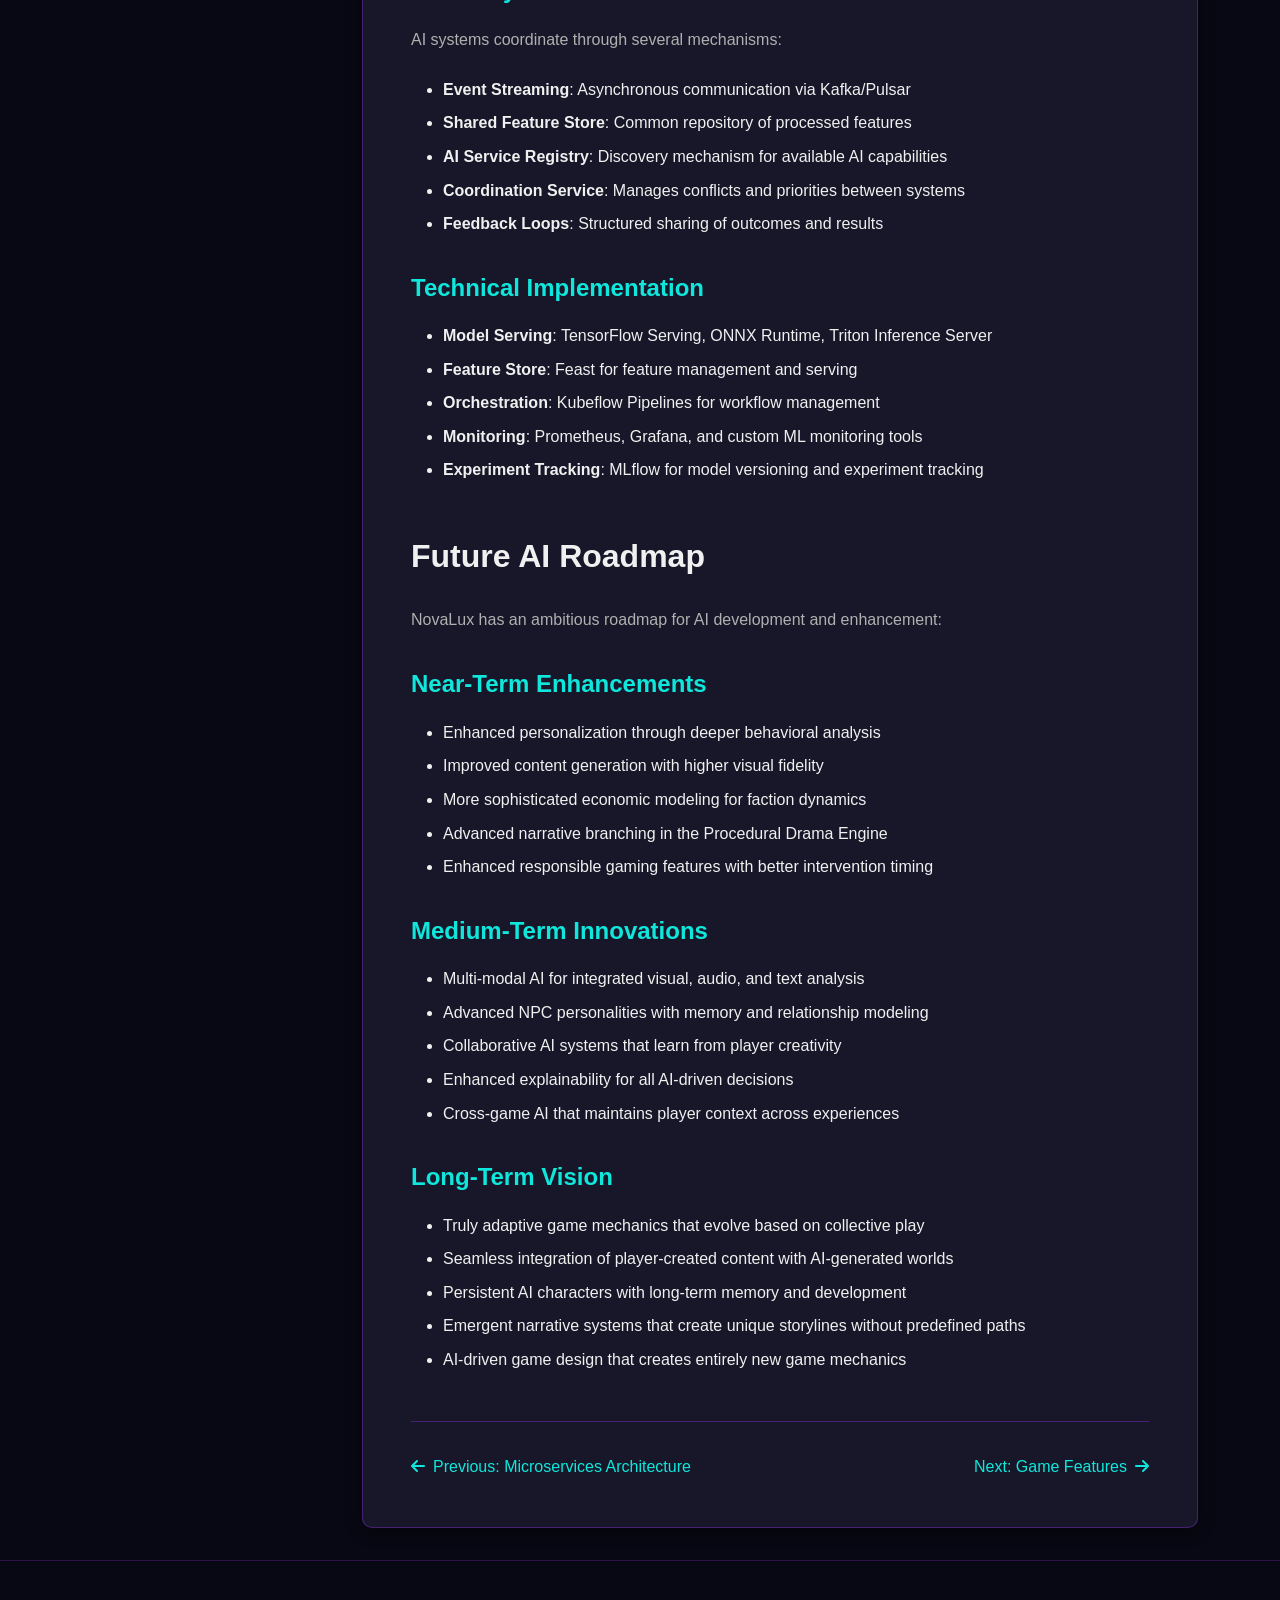
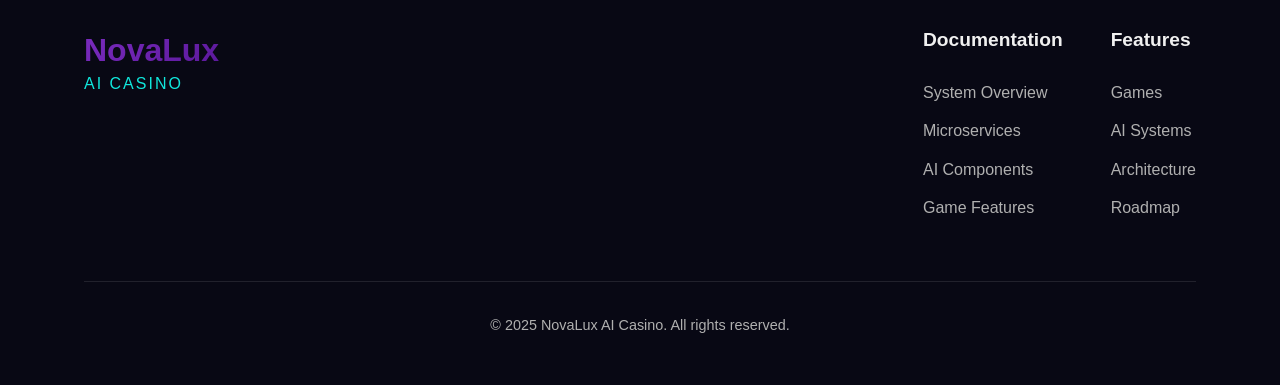
<file: pages/ai-components.html>
<!DOCTYPE html>
<html lang="en">
<head>
    <meta charset="UTF-8">
    <meta name="viewport" content="width=device-width, initial-scale=1.0">
    <title>AI Components - NovaLux AI Casino</title>
    <link rel="stylesheet" href="../css/styles.css">
    <link rel="stylesheet" href="../css/documentation.css">
    <link rel="stylesheet" href="https://cdnjs.cloudflare.com/ajax/libs/font-awesome/6.0.0/css/all.min.css">
</head>
<body class="documentation-page">
    <header class="doc-header">
        <nav>
            <div class="logo">
                <a href="../index.html">
                    <h1>NovaLux</h1>
                    <span class="tagline">AI Casino</span>
                </a>
            </div>
            <ul class="nav-links">
                <li><a href="../index.html#overview">Overview</a></li>
                <li><a href="../index.html#features">Features</a></li>
                <li><a href="../index.html#architecture">Architecture</a></li>
                <li><a href="../index.html#games">Games</a></li>
                <li><a href="../index.html#ai">AI Systems</a></li>
                <li><a href="../index.html#roadmap">Roadmap</a></li>
            </ul>
        </nav>
    </header>

    <div class="documentation-container">
        <aside class="doc-sidebar">
            <div class="sidebar-header">
                <h3>Documentation</h3>
            </div>
            <ul class="doc-nav">
                <li><a href="system-overview.html">System Overview</a></li>
                <li><a href="microservices.html">Microservices Architecture</a></li>
                <li class="active"><a href="ai-components.html">AI Components</a></li>
                <li><a href="game-features.html">Game Features</a></li>
            </ul>
        </aside>

        <main class="doc-content">
            <article>
                <h1>NovaLux AI Casino - AI Components</h1>

                <section>
                    <h2>Introduction</h2>
                    <p>Artificial Intelligence is at the core of the NovaLux AI Casino experience, transforming traditional casino games into dynamic, adaptive, and personalized entertainment. This document details the AI systems that power NovaLux, their architecture, capabilities, and integration with the platform.</p>
                    
                    <p>NovaLux employs a multi-layered AI approach, with specialized systems handling different aspects of the gaming experience, from player behavior analysis to content generation and economic balancing. These systems work together to create a cohesive, intelligent gaming environment that evolves with player interactions.</p>
                </section>

                <section>
                    <h2>Behavioral Analysis System</h2>
                    <p>The Behavioral Analysis System (BAS) analyzes player behavior to enhance gameplay, personalize experiences, and detect problematic patterns.</p>
                    
                    <h3>Architecture</h3>
                    <ul>
                        <li><strong>Data Collection Layer</strong>: Captures player actions, decisions, timing, and patterns</li>
                        <li><strong>Feature Extraction</strong>: Transforms raw data into meaningful behavioral features</li>
                        <li><strong>Pattern Recognition</strong>: Identifies recurring patterns and play styles</li>
                        <li><strong>Classification Engine</strong>: Categorizes behaviors into defined player types</li>
                        <li><strong>Recommendation System</strong>: Generates personalized experience suggestions</li>
                    </ul>
                    
                    <h3>Key Technologies</h3>
                    <ul>
                        <li><strong>Transformer Models</strong>: For sequential pattern recognition in player actions</li>
                        <li><strong>Computer Vision</strong>: For expression/eye tracking analysis (with explicit consent)</li>
                        <li><strong>Clustering Algorithms</strong>: For player segmentation and style identification</li>
                        <li><strong>Anomaly Detection</strong>: For identifying unusual behavior patterns</li>
                    </ul>
                    
                    <h3>Capabilities</h3>
                    <ul>
                        <li><strong>Play Style Identification</strong>: Recognizes conservative, aggressive, pattern-based, or random play styles</li>
                        <li><strong>Preference Mapping</strong>: Identifies game preferences, visual themes, and interaction patterns</li>
                        <li><strong>Skill Assessment</strong>: Evaluates player skill level for appropriate challenge calibration</li>
                        <li><strong>Fatigue Detection</strong>: Identifies signs of player fatigue through timing and decision quality</li>
                        <li><strong>Avatar Tells</strong>: Generates subtle visual cues in player avatars reflecting behavior patterns</li>
                    </ul>
                    
                    <h3>Integration Points</h3>
                    <ul>
                        <li>Feeds player profiles to Game Logic Services for personalized experiences</li>
                        <li>Provides data to Responsible Gaming AI for risk assessment</li>
                        <li>Informs Economic Balancing System about player segments and preferences</li>
                        <li>Supplies behavioral data to Procedural Drama Engine for narrative personalization</li>
                    </ul>
                    
                    <h3>Privacy and Consent</h3>
                    <p>The Behavioral Analysis System operates under strict privacy guidelines:</p>
                    <ul>
                        <li>All sensitive analysis (visual, audio) requires explicit opt-in consent</li>
                        <li>Players can view and delete their behavioral profile at any time</li>
                        <li>Data is anonymized for aggregate analysis</li>
                        <li>Clear explanations of data usage are provided before consent</li>
                    </ul>
                </section>

                <section>
                    <h2>Economic Balancing System</h2>
                    <p>The Economic Balancing System (EBS) maintains balanced gameplay economy across districts and factions while enabling dynamic competition.</p>
                    
                    <h3>Architecture</h3>
                    <ul>
                        <li><strong>Simulation Engine</strong>: Models district economies and faction interactions</li>
                        <li><strong>Multi-Agent Environment</strong>: Represents factions as competing agents</li>
                        <li><strong>Reward Distribution System</strong>: Manages revenue sharing and incentives</li>
                        <li><strong>Balance Monitoring</strong>: Tracks economic metrics and faction power</li>
                        <li><strong>Intervention System</strong>: Implements adjustments to maintain balance</li>
                    </ul>
                    
                    <h3>Key Technologies</h3>
                    <ul>
                        <li><strong>Multi-Agent Reinforcement Learning (MARL)</strong>: For faction competition modeling</li>
                        <li><strong>System Dynamics Modeling</strong>: For economic simulation</li>
                        <li><strong>Game Theory Algorithms</strong>: For strategic balance assessment</li>
                        <li><strong>Time Series Analysis</strong>: For trend prediction and intervention timing</li>
                    </ul>
                    
                    <h3>Capabilities</h3>
                    <ul>
                        <li><strong>District Economy Simulation</strong>: Models resource flows, revenue generation, and value distribution</li>
                        <li><strong>Faction Balance Monitoring</strong>: Tracks relative power, membership, and resource control</li>
                        <li><strong>Dynamic RTP Adjustment</strong>: Modifies return-to-player rates based on district control</li>
                        <li><strong>Reward Redistribution</strong>: Implements faction revenue sharing based on contribution</li>
                        <li><strong>Comeback Mechanics</strong>: Creates opportunities for underdog factions to regain ground</li>
                        <li><strong>Economic Forecasting</strong>: Predicts outcomes of current trends and potential interventions</li>
                    </ul>
                    
                    <h3>Integration Points</h3>
                    <ul>
                        <li>Connects with Game Logic Services to adjust game parameters</li>
                        <li>Interfaces with Wallet & Transaction Service for revenue distribution</li>
                        <li>Provides economic state data to Procedural Drama Engine for narrative events</li>
                        <li>Receives faction activity data from Community & Syndicate Service</li>
                    </ul>
                    
                    <h3>Balance Mechanisms</h3>
                    <p>The system employs several mechanisms to maintain economic balance:</p>
                    <ul>
                        <li><strong>Progressive Taxation</strong>: Higher revenue share requirements for dominant factions</li>
                        <li><strong>Resource Scarcity</strong>: Limited high-value opportunities that rotate between districts</li>
                        <li><strong>Diminishing Returns</strong>: Reduced benefits from controlling too many districts</li>
                        <li><strong>Catch-up Mechanics</strong>: Temporary bonuses for underperforming factions</li>
                        <li><strong>Alliance Incentives</strong>: Rewards for cooperation between smaller factions</li>
                    </ul>
                </section>

                <section>
                    <h2>Creative Content Generation System</h2>
                    <p>The Creative Content Generation System (CCGS) generates fresh, engaging content for games including visuals, themes, and narratives.</p>
                    
                    <h3>Architecture</h3>
                    <ul>
                        <li><strong>Visual Generation Engine</strong>: Creates images, animations, and visual effects</li>
                        <li><strong>Narrative Generation</strong>: Produces storylines, character backgrounds, and dialogue</li>
                        <li><strong>Theme Composition</strong>: Combines visual and narrative elements into cohesive themes</li>
                        <li><strong>Player Voting System</strong>: Manages community input on content selection</li>
                        <li><strong>Content Integration</strong>: Prepares assets for deployment in games</li>
                    </ul>
                    
                    <h3>Key Technologies</h3>
                    <ul>
                        <li><strong>Stable Diffusion Models</strong>: For image creation and visual asset generation</li>
                        <li><strong>GPT-4</strong>: For theme and story creation</li>
                        <li><strong>Style Transfer</strong>: For maintaining visual consistency</li>
                        <li><strong>Procedural Generation</strong>: For creating variations on base themes</li>
                    </ul>
                    
                    <h3>Capabilities</h3>
                    <ul>
                        <li><strong>Slot Theme Generation</strong>: Creates complete visual and thematic packages for slot games</li>
                        <li><strong>Character Creation</strong>: Generates dealer and NPC personalities and appearances</li>
                        <li><strong>Environmental Design</strong>: Produces district visuals and atmospheric elements</li>
                        <li><strong>Symbol Creation</strong>: Designs game symbols with appropriate visual weight and recognition</li>
                        <li><strong>Animation Generation</strong>: Creates win celebrations and special effect sequences</li>
                        <li><strong>Sound Design</strong>: Generates audio effects and ambient soundscapes</li>
                    </ul>
                    
                    <h3>Content Creation Process</h3>
                    <ol>
                        <li><strong>Theme Proposal</strong>: System generates multiple theme concepts</li>
                        <li><strong>Player Voting</strong>: Community votes on preferred themes</li>
                        <li><strong>Asset Generation</strong>: Winning themes are expanded into complete asset packages</li>
                        <li><strong>Quality Assurance</strong>: Human review for appropriateness and quality</li>
                        <li><strong>Integration</strong>: Assets are deployed to game services</li>
                        <li><strong>Feedback Loop</strong>: Usage data informs future generation parameters</li>
                    </ol>
                    
                    <h3>Integration Points</h3>
                    <ul>
                        <li>Provides assets to Game Logic Services for implementation</li>
                        <li>Connects with Community Service for voting mechanisms</li>
                        <li>Coordinates with Procedural Drama Engine for narrative consistency</li>
                        <li>Receives player preference data from Behavioral Analysis System</li>
                    </ul>
                    
                    <h3>Content Moderation</h3>
                    <p>All generated content passes through multiple layers of moderation:</p>
                    <ul>
                        <li>AI-based inappropriate content filtering</li>
                        <li>Human review for quality and appropriateness</li>
                        <li>Cultural sensitivity checking</li>
                        <li>Intellectual property verification</li>
                    </ul>
                </section>

                <section>
                    <h2>Procedural Drama Engine</h2>
                    <p>The Procedural Drama Engine (PDE) creates dynamic narratives, events, and quests that respond to player actions and faction status.</p>
                    
                    <h3>Architecture</h3>
                    <ul>
                        <li><strong>Story Graph</strong>: Maintains narrative structure and possible paths</li>
                        <li><strong>Event Generator</strong>: Creates narrative events based on world state</li>
                        <li><strong>Quest System</strong>: Manages individual and collective player objectives</li>
                        <li><strong>Character Manager</strong>: Tracks NPC personalities and relationships</li>
                        <li><strong>World State Tracker</strong>: Monitors faction control and district status</li>
                    </ul>
                    
                    <h3>Key Technologies</h3>
                    <ul>
                        <li><strong>Reinforcement Learning</strong>: For event selection and narrative pacing</li>
                        <li><strong>Story Graphs</strong>: For narrative construction and path management</li>
                        <li><strong>Natural Language Generation</strong>: For dialogue and descriptions</li>
                        <li><strong>State Machines</strong>: For quest progression tracking</li>
                    </ul>
                    
                    <h3>Capabilities</h3>
                    <ul>
                        <li><strong>Dynamic Events</strong>: Creates world events responding to faction actions</li>
                        <li><strong>Personal Quests</strong>: Generates individualized objectives based on player history</li>
                        <li><strong>Faction Storylines</strong>: Develops ongoing narratives for each faction</li>
                        <li><strong>Time-Locked Stories</strong>: Creates multi-stage narratives that unfold over days or weeks</li>
                        <li><strong>Adaptive Difficulty</strong>: Adjusts challenge levels based on player skill</li>
                        <li><strong>Narrative Consequences</strong>: Ensures player actions have meaningful story impact</li>
                    </ul>
                    
                    <h3>Narrative Structure</h3>
                    <p>The PDE organizes narratives in a hierarchical structure:</p>
                    <ul>
                        <li><strong>Meta-Narrative</strong>: Overarching world story and major conflicts</li>
                        <li><strong>Faction Arcs</strong>: Storylines specific to each faction</li>
                        <li><strong>District Stories</strong>: Narratives tied to specific locations</li>
                        <li><strong>Personal Quests</strong>: Individual player storylines</li>
                        <li><strong>Daily Events</strong>: Short-term happenings and challenges</li>
                    </ul>
                    
                    <h3>Integration Points</h3>
                    <ul>
                        <li>Provides quest data to Game Logic Services</li>
                        <li>Receives faction status from Community & Syndicate Service</li>
                        <li>Coordinates with Creative Content Generation for visual assets</li>
                        <li>Uses player profiles from Behavioral Analysis for personalization</li>
                    </ul>
                    
                    <h3>Player Impact</h3>
                    <p>Player actions influence the narrative in several ways:</p>
                    <ul>
                        <li>Collective faction actions determine district control storylines</li>
                        <li>Individual achievements unlock personal narrative branches</li>
                        <li>Play style affects the tone and challenge of assigned quests</li>
                        <li>Social connections influence available cooperative storylines</li>
                    </ul>
                </section>

                <section>
                    <h2>Responsible Gaming AI</h2>
                    <p>The Responsible Gaming AI (RGAI) protects players from harmful patterns and ensures ethical gameplay experiences.</p>
                    
                    <h3>Architecture</h3>
                    <ul>
                        <li><strong>Pattern Monitoring</strong>: Tracks play patterns for problematic behaviors</li>
                        <li><strong>Risk Assessment</strong>: Evaluates player vulnerability and risk level</li>
                        <li><strong>Intervention System</strong>: Implements appropriate protective measures</li>
                        <li><strong>Consent Management</strong>: Handles player permissions for monitoring</li>
                        <li><strong>Feedback Analysis</strong>: Evaluates effectiveness of interventions</li>
                    </ul>
                    
                    <h3>Key Technologies</h3>
                    <ul>
                        <li><strong>Computer Vision</strong>: For fatigue detection (with consent)</li>
                        <li><strong>Pattern Recognition</strong>: For problematic behavior identification</li>
                        <li><strong>Natural Language Processing</strong>: For chat monitoring and sentiment analysis</li>
                        <li><strong>Audio Analysis</strong>: For mood detection through vocal tone (with consent)</li>
                    </ul>
                    
                    <h3>Capabilities</h3>
                    <ul>
                        <li><strong>Fatigue Detection</strong>: Identifies signs of player exhaustion</li>
                        <li><strong>Loss Chasing Recognition</strong>: Detects attempts to recover losses through risky behavior</li>
                        <li><strong>Spending Pattern Analysis</strong>: Identifies unusual or concerning transaction patterns</li>
                        <li><strong>Time Management</strong>: Tracks session length and frequency</li>
                        <li><strong>Mood Assessment</strong>: Evaluates emotional state through interaction patterns</li>
                        <li><strong>Personalized Limits</strong>: Recommends appropriate limits based on play history</li>
                    </ul>
                    
                    <h3>Intervention Mechanisms</h3>
                    <p>The RGAI employs a graduated approach to player protection:</p>
                    <ol>
                        <li><strong>Subtle Nudges</strong>: Session time displays, reality checks</li>
                        <li><strong>Informational Interventions</strong>: Personalized feedback on play patterns</li>
                        <li><strong>Suggested Breaks</strong>: Recommendations to pause play</li>
                        <li><strong>Narrative Interruptions</strong>: In-game story elements encouraging breaks</li>
                        <li><strong>Dynamic Limits</strong>: Temporary adjustments to betting limits</li>
                        <li><strong>Session Pauses</strong>: Mandatory cool-down periods</li>
                    </ol>
                    
                    <h3>Integration Points</h3>
                    <ul>
                        <li>Connects with Wallet & Transaction Service for limit enforcement</li>
                        <li>Receives behavioral data from Behavioral Analysis System</li>
                        <li>Coordinates with Game Logic Services for intervention implementation</li>
                        <li>Interfaces with User Profile Service for preference management</li>
                    </ul>
                    
                    <h3>Privacy and Ethics</h3>
                    <p>The RGAI operates under strict ethical guidelines:</p>
                    <ul>
                        <li>All monitoring beyond basic play patterns requires explicit consent</li>
                        <li>Players can opt out of advanced monitoring while retaining basic protections</li>
                        <li>Intervention data is not used for marketing or monetization</li>
                        <li>Regular ethical reviews ensure system is helping, not manipulating</li>
                        <li>Transparency in all protection mechanisms and their rationale</li>
                    </ul>
                </section>

                <section>
                    <h2>AI Sentry (Fraud Detection)</h2>
                    <p>The AI Sentry detects and prevents fraudulent activities and suspicious behavior patterns.</p>
                    
                    <h3>Architecture</h3>
                    <ul>
                        <li><strong>Real-time Monitoring</strong>: Analyzes transactions and gameplay in real-time</li>
                        <li><strong>Pattern Analysis</strong>: Identifies suspicious behavior patterns</li>
                        <li><strong>Anomaly Detection</strong>: Flags unusual activities for review</li>
                        <li><strong>Risk Scoring</strong>: Assigns risk levels to accounts and transactions</li>
                        <li><strong>Investigation Tools</strong>: Provides detailed analysis for security team</li>
                    </ul>
                    
                    <h3>Key Technologies</h3>
                    <ul>
                        <li><strong>GAN-based Models</strong>: For pattern analysis and anomaly detection</li>
                        <li><strong>Unsupervised Learning</strong>: For identifying outlier behaviors</li>
                        <li><strong>Network Analysis</strong>: For detecting collusion and related accounts</li>
                        <li><strong>Behavioral Biometrics</strong>: For verifying user identity through interaction patterns</li>
                    </ul>
                    
                    <h3>Capabilities</h3>
                    <ul>
                        <li><strong>Bot Detection</strong>: Identifies automated play through timing and pattern analysis</li>
                        <li><strong>Collusion Detection</strong>: Recognizes coordinated play between accounts</li>
                        <li><strong>Account Takeover Prevention</strong>: Detects unusual access patterns</li>
                        <li><strong>Chip Dumping Detection</strong>: Identifies suspicious transfers between accounts</li>
                        <li><strong>Advantage Play Monitoring</strong>: Recognizes sophisticated strategy patterns</li>
                        <li><strong>Multi-accounting Detection</strong>: Identifies single users operating multiple accounts</li>
                    </ul>
                    
                    <h3>Detection Process</h3>
                    <ol>
                        <li><strong>Real-time Monitoring</strong>: Continuous analysis of all platform activity</li>
                        <li><strong>Risk Scoring</strong>: Assignment of risk scores to detected patterns</li>
                        <li><strong>Threshold Triggering</strong>: Flagging of activities exceeding risk thresholds</li>
                        <li><strong>Automated Response</strong>: Immediate actions for high-risk activities</li>
                        <li><strong>Human Review</strong>: Security team investigation of flagged activities</li>
                        <li><strong>Resolution</strong>: Implementation of appropriate measures</li>
                    </ol>
                    
                    <h3>Integration Points</h3>
                    <ul>
                        <li>Monitors transactions through Wallet & Transaction Service</li>
                        <li>Analyzes gameplay via Game Logic Services</li>
                        <li>Interfaces with User Authentication for access monitoring</li>
                        <li>Coordinates with Provably Fair Service for outcome verification</li>
                    </ul>
                    
                    <h3>False Positive Management</h3>
                    <p>The system employs several strategies to minimize false positives:</p>
                    <ul>
                        <li>Multi-factor risk scoring requiring multiple indicators</li>
                        <li>Graduated response based on risk level and confidence</li>
                        <li>Learning from resolution outcomes to improve accuracy</li>
                        <li>Human review before severe actions are taken</li>
                        <li>Clear appeal process for affected players</li>
                    </ul>
                </section>

                <section>
                    <h2>AI Model Management</h2>
                    <p>NovaLux employs a comprehensive MLOps approach to manage the lifecycle of all AI models in the platform.</p>
                    
                    <h3>Model Development Lifecycle</h3>
                    <ol>
                        <li><strong>Data Collection</strong>: Gathering and preparation of training data</li>
                        <li><strong>Model Training</strong>: Development of initial models</li>
                        <li><strong>Evaluation</strong>: Testing against performance metrics</li>
                        <li><strong>Validation</strong>: Verification of ethical compliance and bias testing</li>
                        <li><strong>Deployment</strong>: Controlled rollout to production</li>
                        <li><strong>Monitoring</strong>: Ongoing performance and drift detection</li>
                        <li><strong>Retraining</strong>: Regular updates with new data</li>
                    </ol>
                    
                    <h3>Deployment Strategy</h3>
                    <ul>
                        <li><strong>Canary Deployments</strong>: Limited rollout to subset of users</li>
                        <li><strong>A/B Testing</strong>: Comparative testing of model versions</li>
                        <li><strong>Shadow Mode</strong>: Running new models alongside existing ones</li>
                        <li><strong>Gradual Rollout</strong>: Incremental increase in traffic to new models</li>
                        <li><strong>Automated Rollback</strong>: Immediate reversion if issues detected</li>
                    </ul>
                    
                    <h3>Model Monitoring</h3>
                    <ul>
                        <li><strong>Performance Metrics</strong>: Tracking accuracy, latency, and other KPIs</li>
                        <li><strong>Drift Detection</strong>: Identifying changes in data patterns</li>
                        <li><strong>Bias Monitoring</strong>: Continuous checking for unfair outcomes</li>
                        <li><strong>Resource Utilization</strong>: Tracking computational efficiency</li>
                        <li><strong>User Feedback</strong>: Collecting and analyzing player responses</li>
                    </ul>
                    
                    <h3>Ethical AI Governance</h3>
                    <p>NovaLux maintains strict ethical standards for all AI systems:</p>
                    <ul>
                        <li>Regular bias audits across all models</li>
                        <li>Transparency in AI-driven decisions affecting players</li>
                        <li>Human oversight of critical AI functions</li>
                        <li>Clear documentation of model limitations and assumptions</li>
                        <li>External ethical review of high-impact systems</li>
                    </ul>
                </section>

                <section>
                    <h2>AI Integration Architecture</h2>
                    <p>The AI components are integrated through a layered architecture that enables coordination while maintaining separation of concerns.</p>
                    
                    <h3>Integration Layers</h3>
                    <ul>
                        <li><strong>Data Collection Layer</strong>: Gathers inputs from various platform services</li>
                        <li><strong>Feature Processing Layer</strong>: Transforms raw data into model-ready features</li>
                        <li><strong>Model Serving Layer</strong>: Provides inference endpoints for AI models</li>
                        <li><strong>Orchestration Layer</strong>: Coordinates interactions between AI systems</li>
                        <li><strong>Integration Layer</strong>: Connects AI outputs to platform services</li>
                    </ul>
                    
                    <h3>Cross-System Coordination</h3>
                    <p>AI systems coordinate through several mechanisms:</p>
                    <ul>
                        <li><strong>Event Streaming</strong>: Asynchronous communication via Kafka/Pulsar</li>
                        <li><strong>Shared Feature Store</strong>: Common repository of processed features</li>
                        <li><strong>AI Service Registry</strong>: Discovery mechanism for available AI capabilities</li>
                        <li><strong>Coordination Service</strong>: Manages conflicts and priorities between systems</li>
                        <li><strong>Feedback Loops</strong>: Structured sharing of outcomes and results</li>
                    </ul>
                    
                    <h3>Technical Implementation</h3>
                    <ul>
                        <li><strong>Model Serving</strong>: TensorFlow Serving, ONNX Runtime, Triton Inference Server</li>
                        <li><strong>Feature Store</strong>: Feast for feature management and serving</li>
                        <li><strong>Orchestration</strong>: Kubeflow Pipelines for workflow management</li>
                        <li><strong>Monitoring</strong>: Prometheus, Grafana, and custom ML monitoring tools</li>
                        <li><strong>Experiment Tracking</strong>: MLflow for model versioning and experiment tracking</li>
                    </ul>
                </section>

                <section>
                    <h2>Future AI Roadmap</h2>
                    <p>NovaLux has an ambitious roadmap for AI development and enhancement:</p>
                    
                    <h3>Near-Term Enhancements</h3>
                    <ul>
                        <li>Enhanced personalization through deeper behavioral analysis</li>
                        <li>Improved content generation with higher visual fidelity</li>
                        <li>More sophisticated economic modeling for faction dynamics</li>
                        <li>Advanced narrative branching in the Procedural Drama Engine</li>
                        <li>Enhanced responsible gaming features with better intervention timing</li>
                    </ul>
                    
                    <h3>Medium-Term Innovations</h3>
                    <ul>
                        <li>Multi-modal AI for integrated visual, audio, and text analysis</li>
                        <li>Advanced NPC personalities with memory and relationship modeling</li>
                        <li>Collaborative AI systems that learn from player creativity</li>
                        <li>Enhanced explainability for all AI-driven decisions</li>
                        <li>Cross-game AI that maintains player context across experiences</li>
                    </ul>
                    
                    <h3>Long-Term Vision</h3>
                    <ul>
                        <li>Truly adaptive game mechanics that evolve based on collective play</li>
                        <li>Seamless integration of player-created content with AI-generated worlds</li>
                        <li>Persistent AI characters with long-term memory and development</li>
                        <li>Emergent narrative systems that create unique storylines without predefined paths</li>
                        <li>AI-driven game design that creates entirely new game mechanics</li>
                    </ul>
                </section>

                <div class="doc-navigation">
                    <div class="doc-nav-prev">
                        <a href="microservices.html"><i class="fas fa-arrow-left"></i> Previous: Microservices Architecture</a>
                    </div>
                    <div class="doc-nav-next">
                        <a href="game-features.html">Next: Game Features <i class="fas fa-arrow-right"></i></a>
                    </div>
                </div>
            </article>
        </main>
    </div>

    <footer>
        <div class="container">
            <div class="footer-content">
                <div class="footer-logo">
                    <h2>NovaLux</h2>
                    <span class="tagline">AI Casino</span>
                </div>
                <div class="footer-links">
                    <div class="footer-section">
                        <h3>Documentation</h3>
                        <ul>
                            <li><a href="system-overview.html">System Overview</a></li>
                            <li><a href="microservices.html">Microservices</a></li>
                            <li><a href="ai-components.html">AI Components</a></li>
                            <li><a href="game-features.html">Game Features</a></li>
                        </ul>
                    </div>
                    <div class="footer-section">
                        <h3>Features</h3>
                        <ul>
                            <li><a href="../index.html#games">Games</a></li>
                            <li><a href="../index.html#ai">AI Systems</a></li>
                            <li><a href="../index.html#architecture">Architecture</a></li>
                            <li><a href="../index.html#roadmap">Roadmap</a></li>
                        </ul>
                    </div>
                </div>
            </div>
            <div class="footer-bottom">
                <p>&copy; 2025 NovaLux AI Casino. All rights reserved.</p>
            </div>
        </div>
    </footer>

    <script src="../js/main.js"></script>
</body>
</html>
</file>
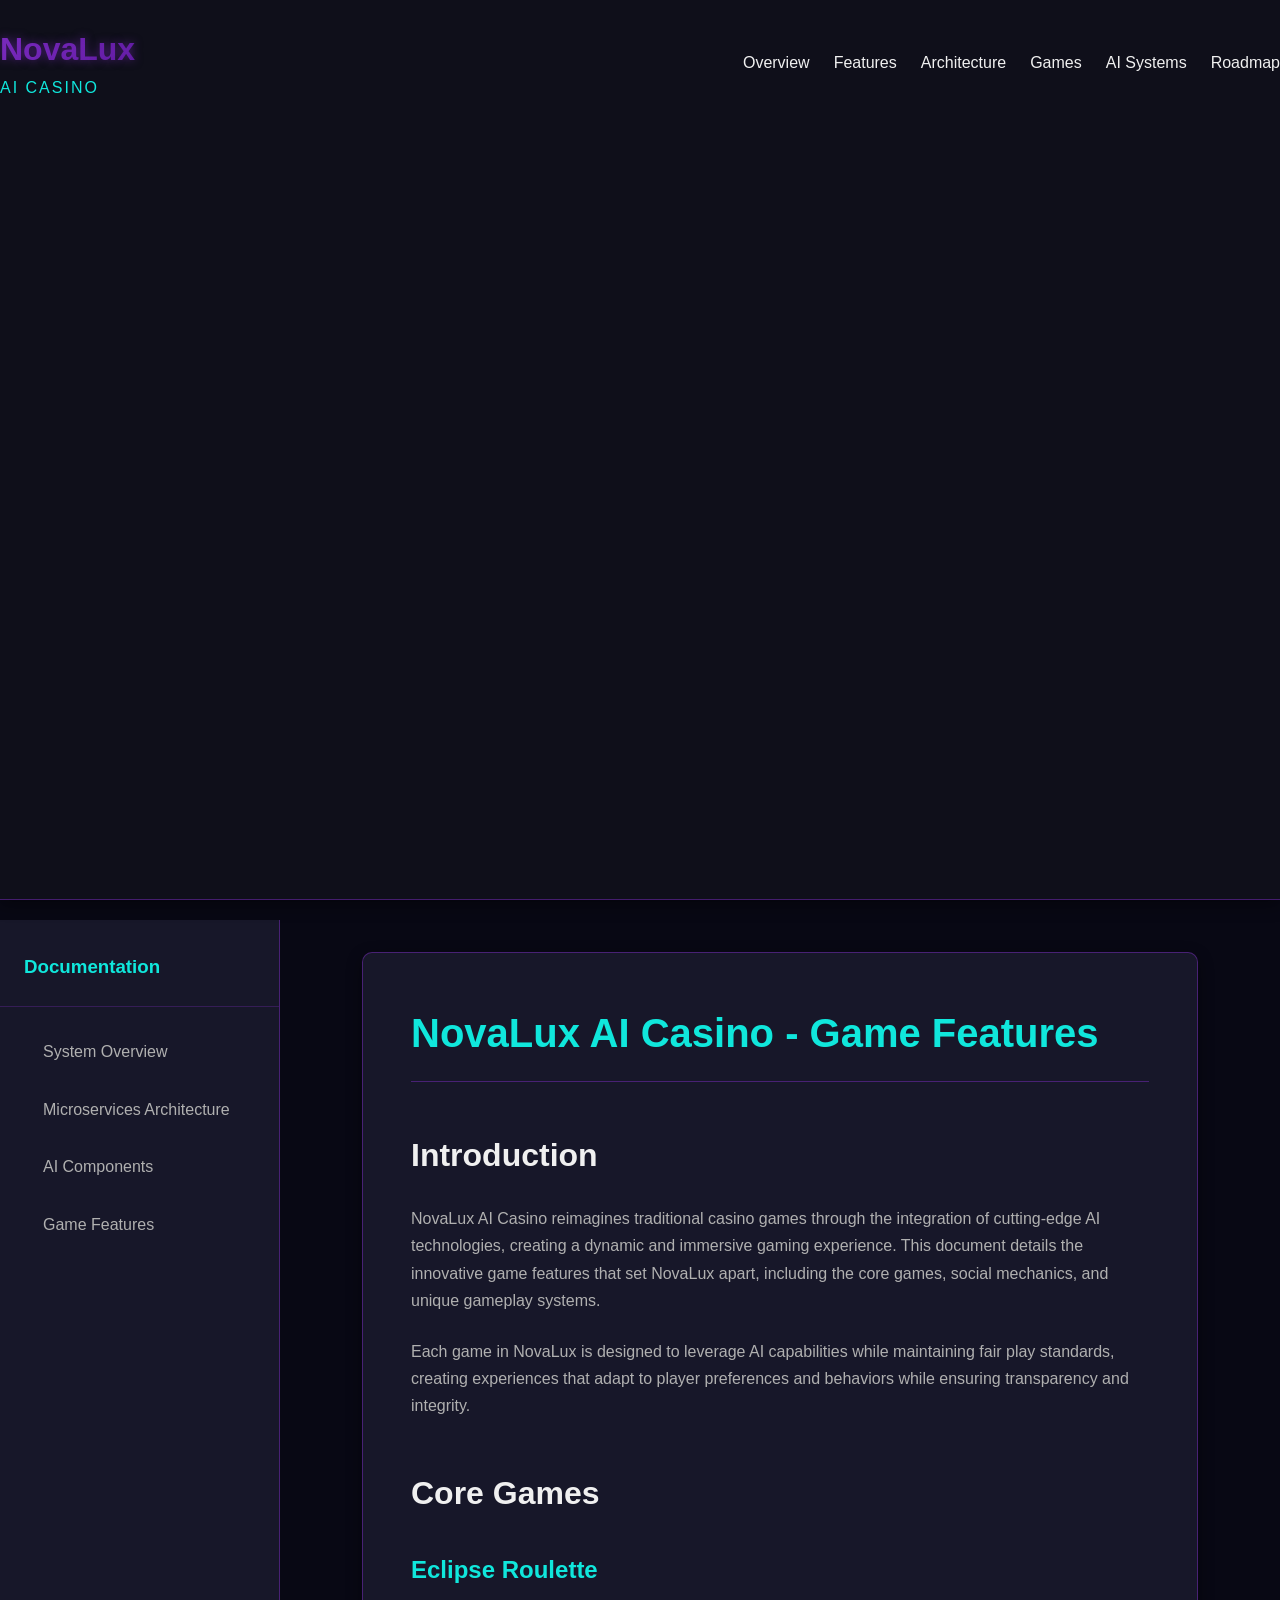
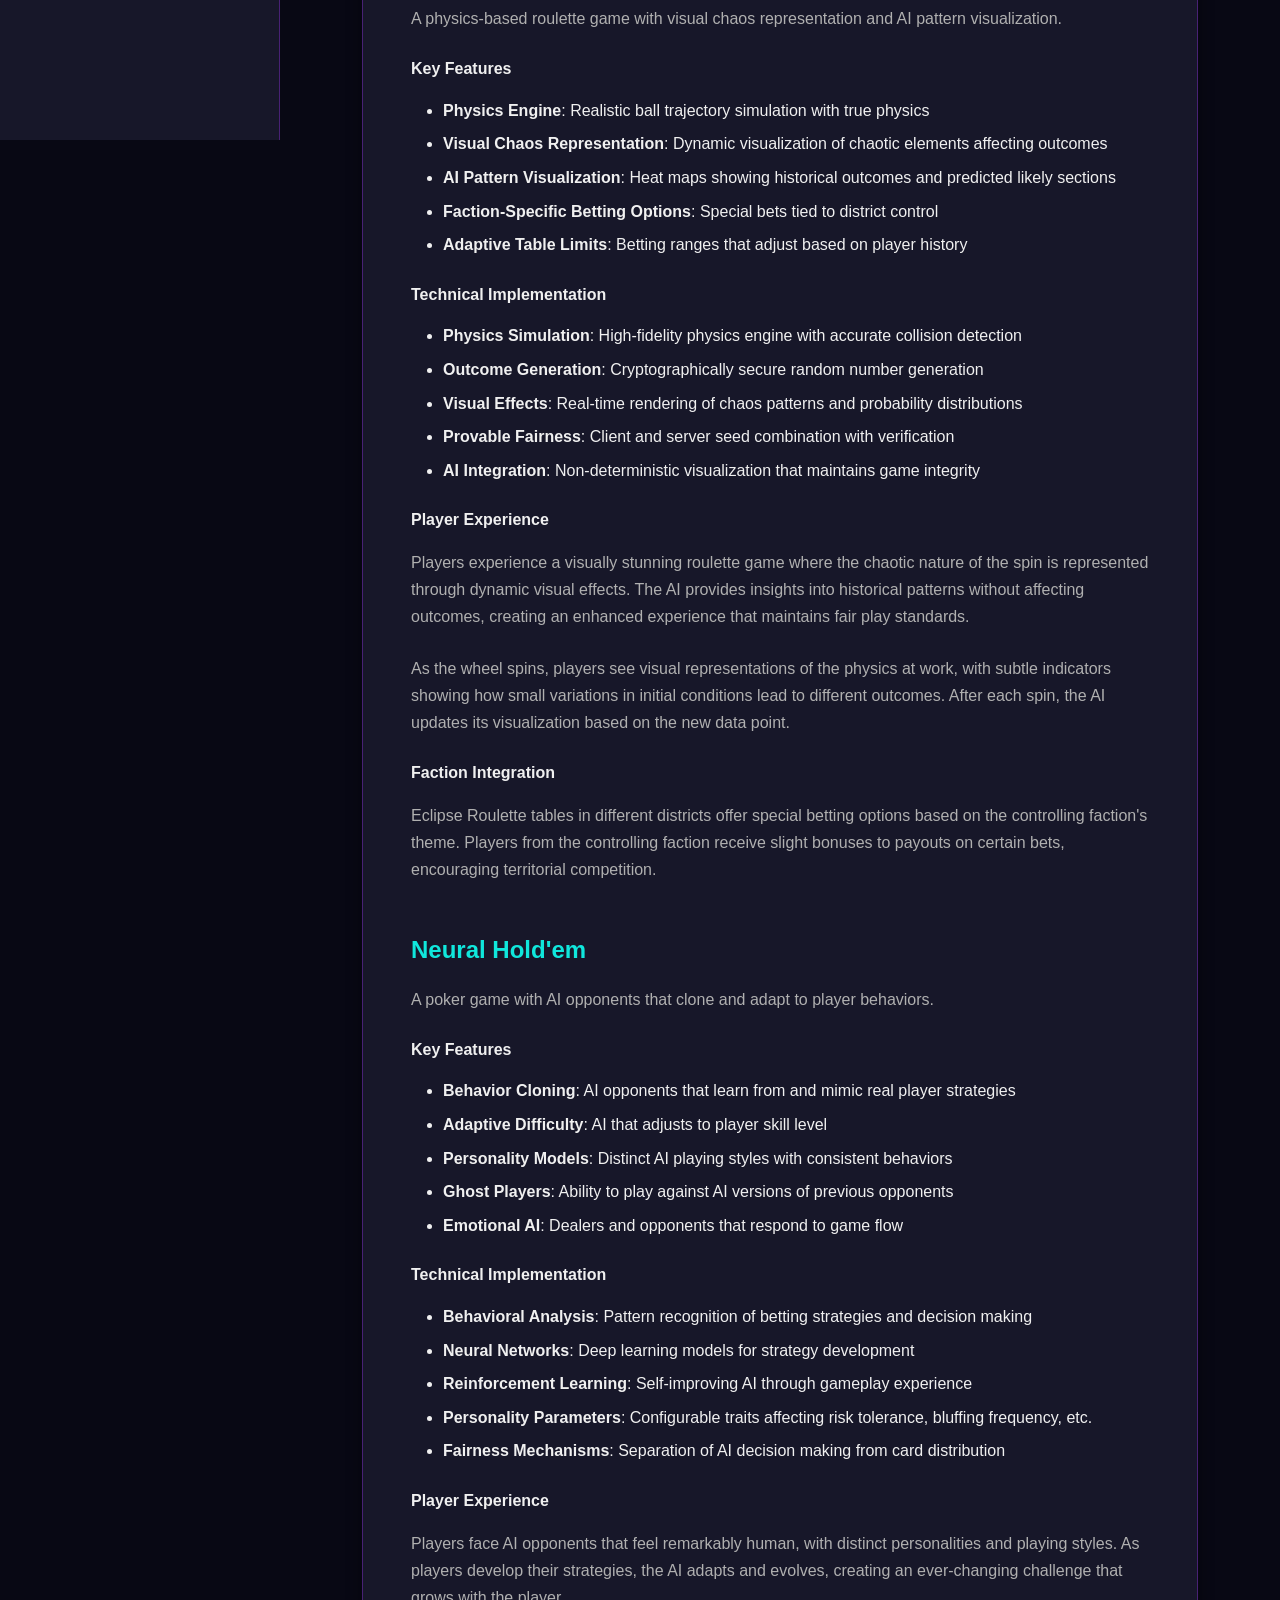
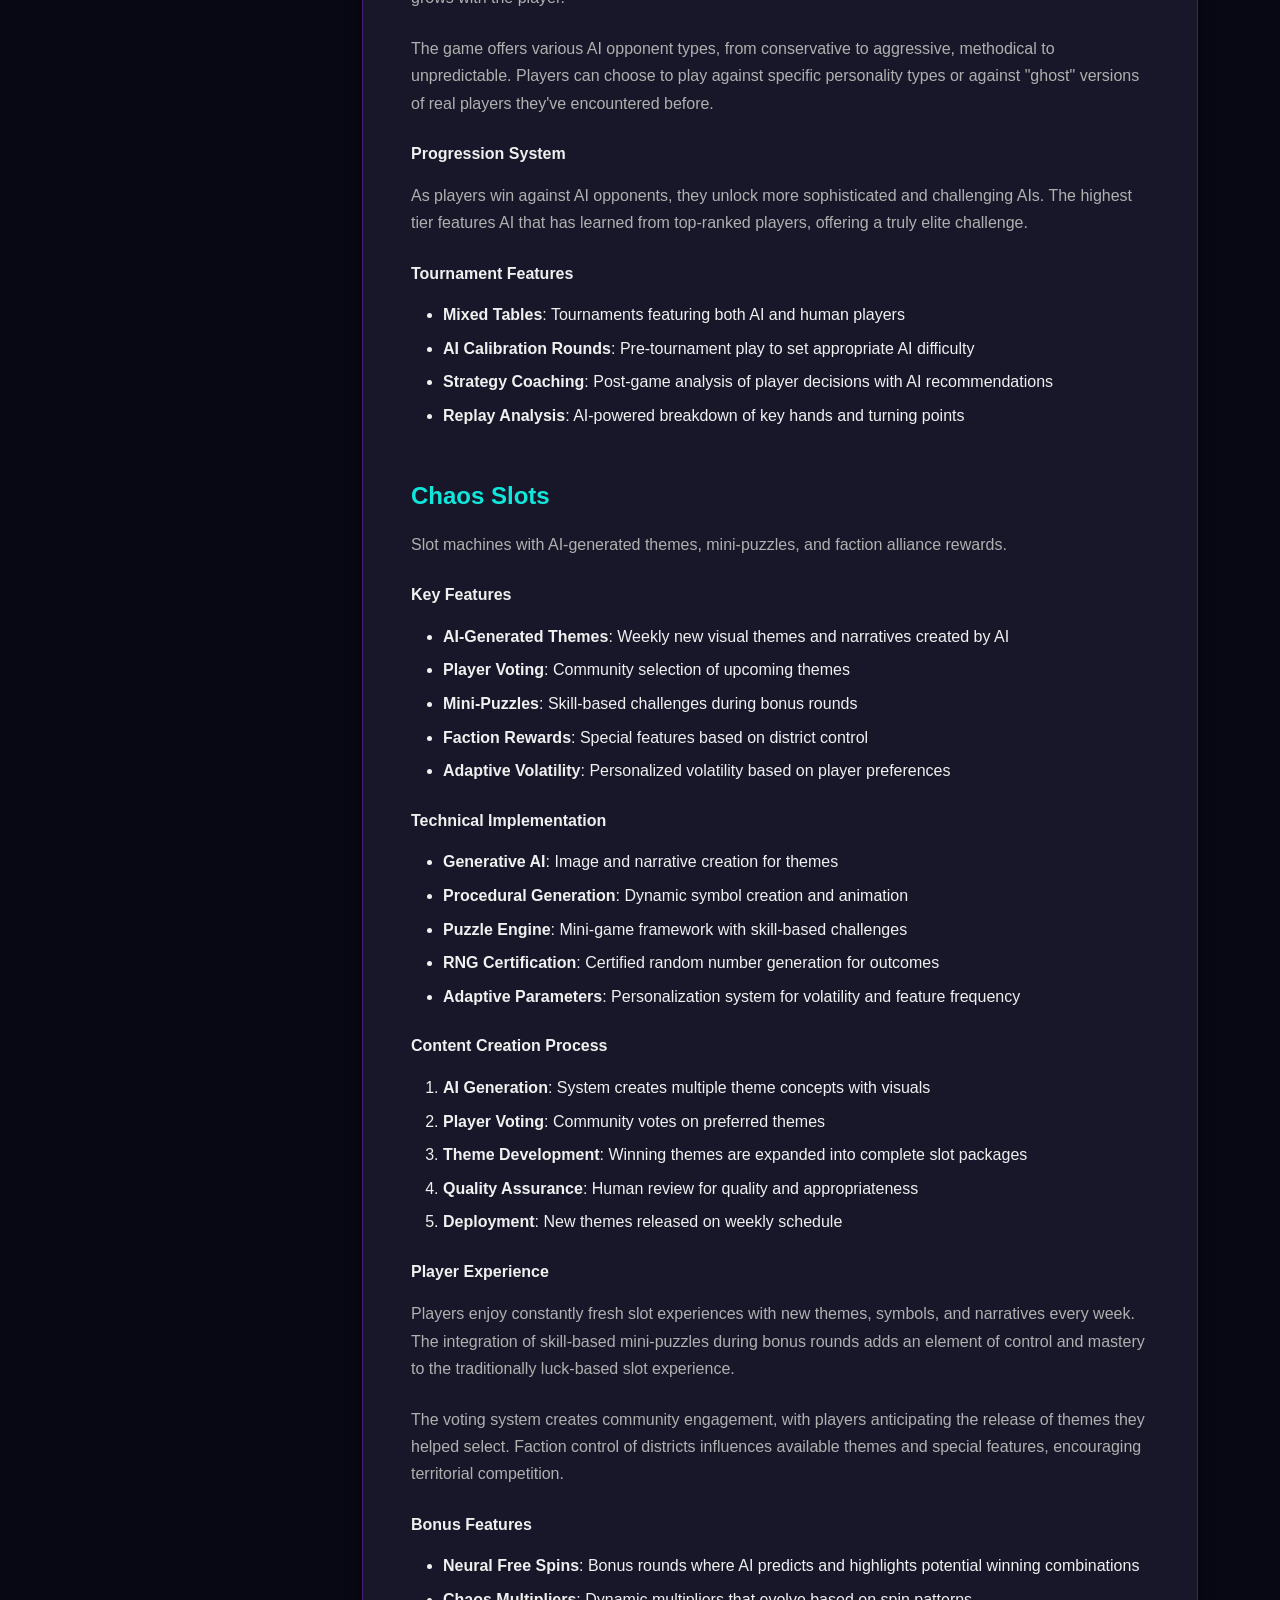
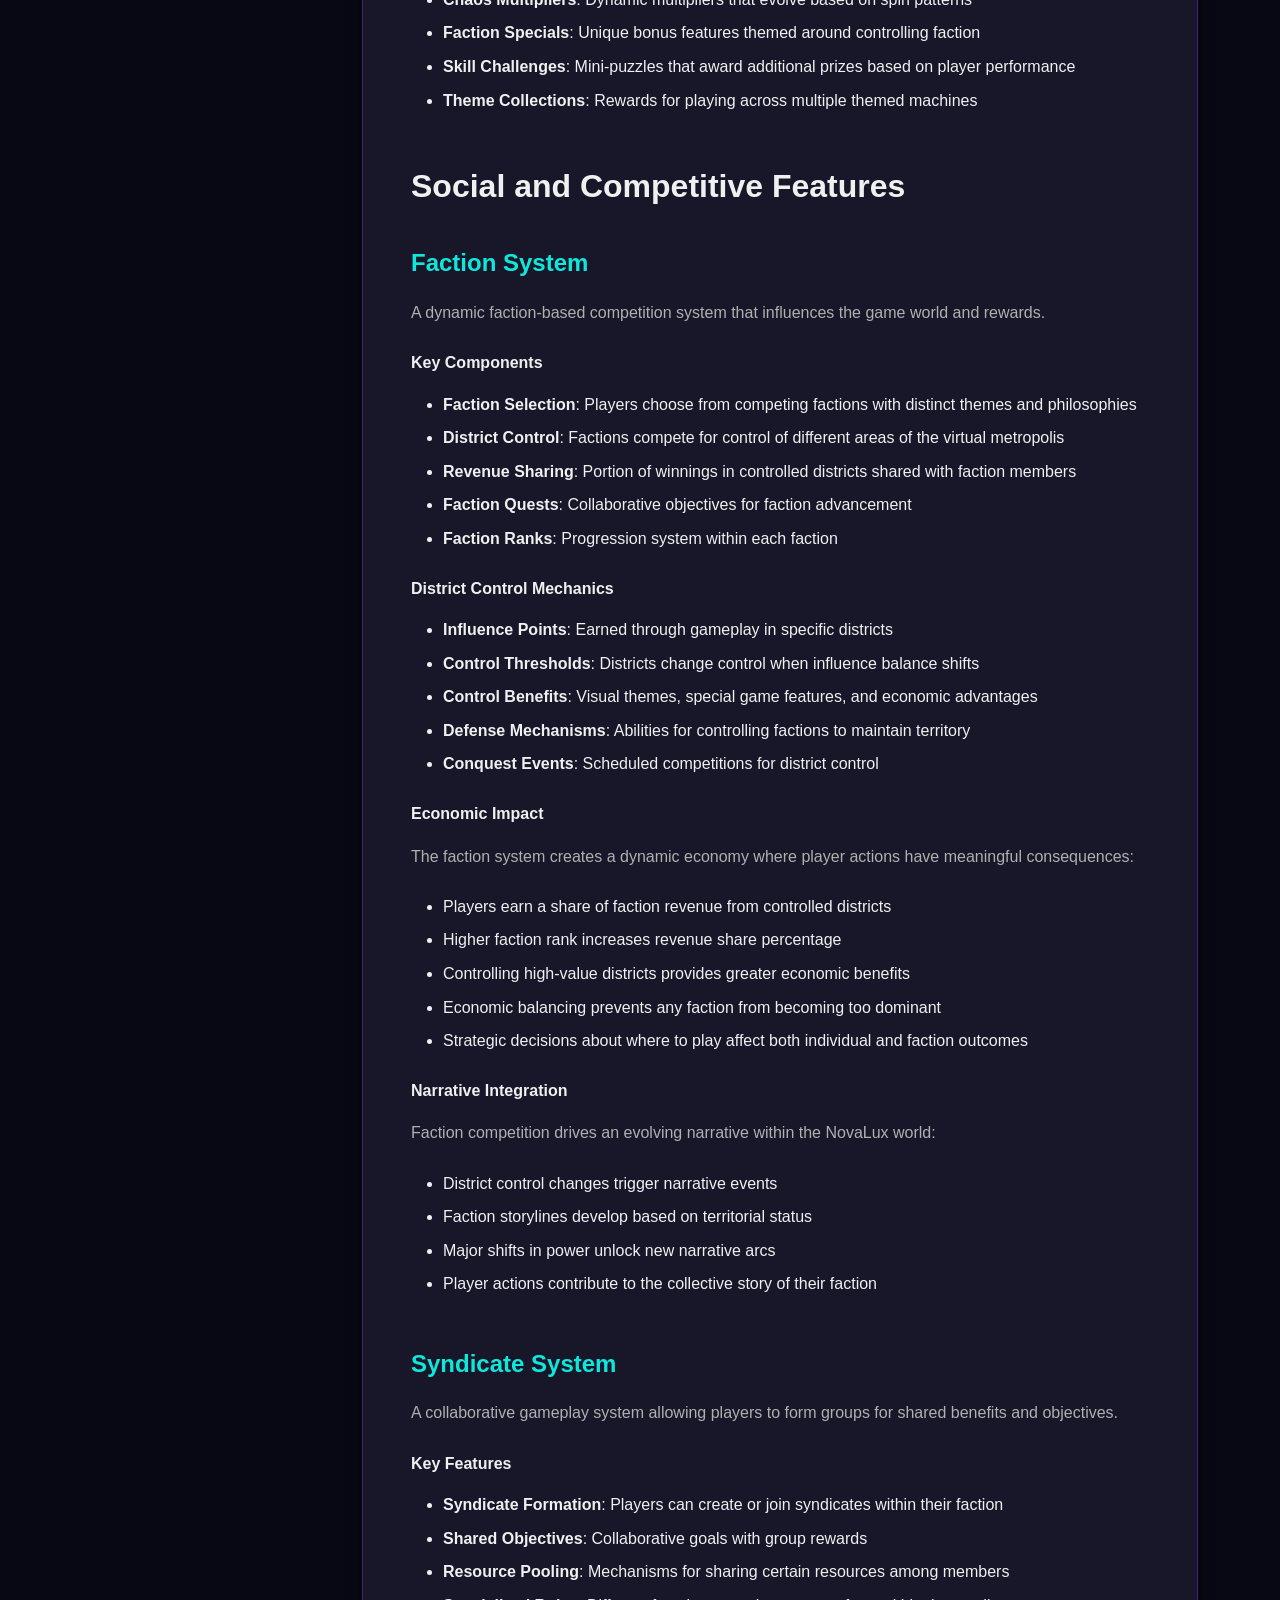
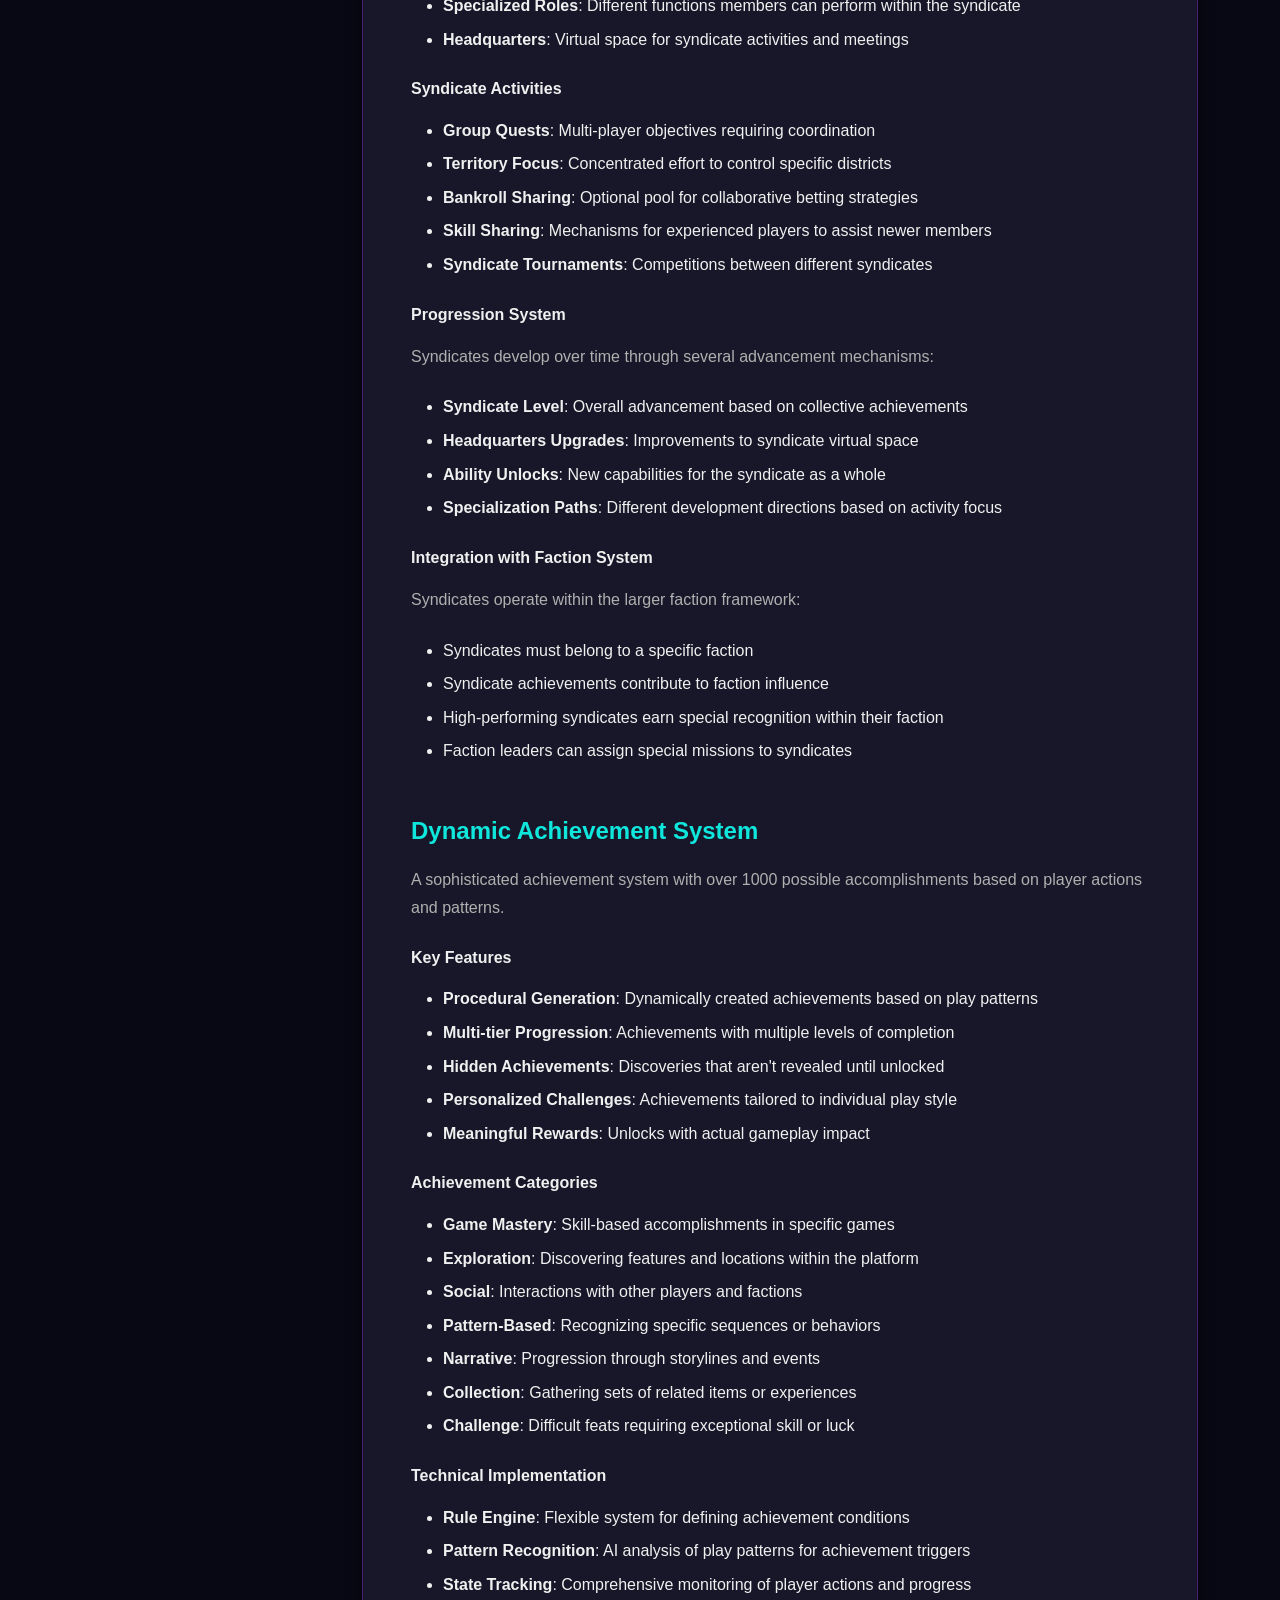
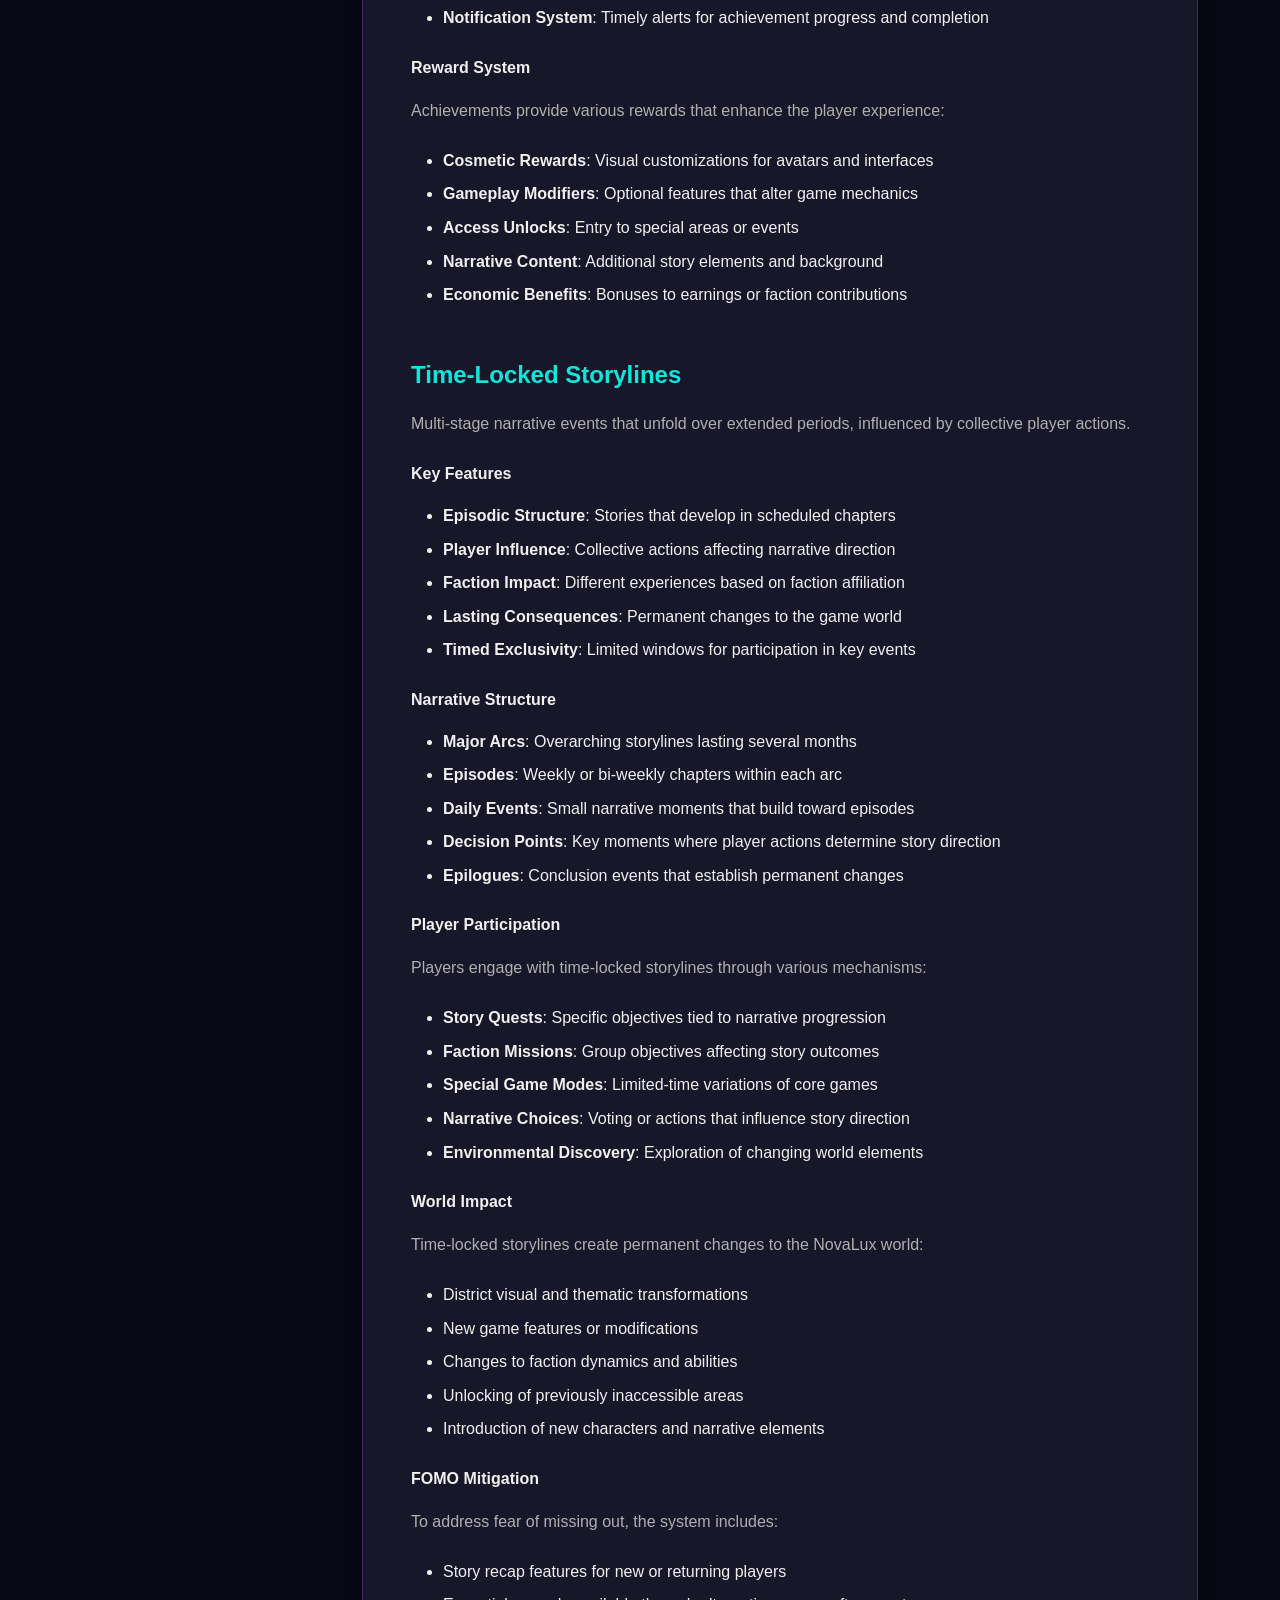
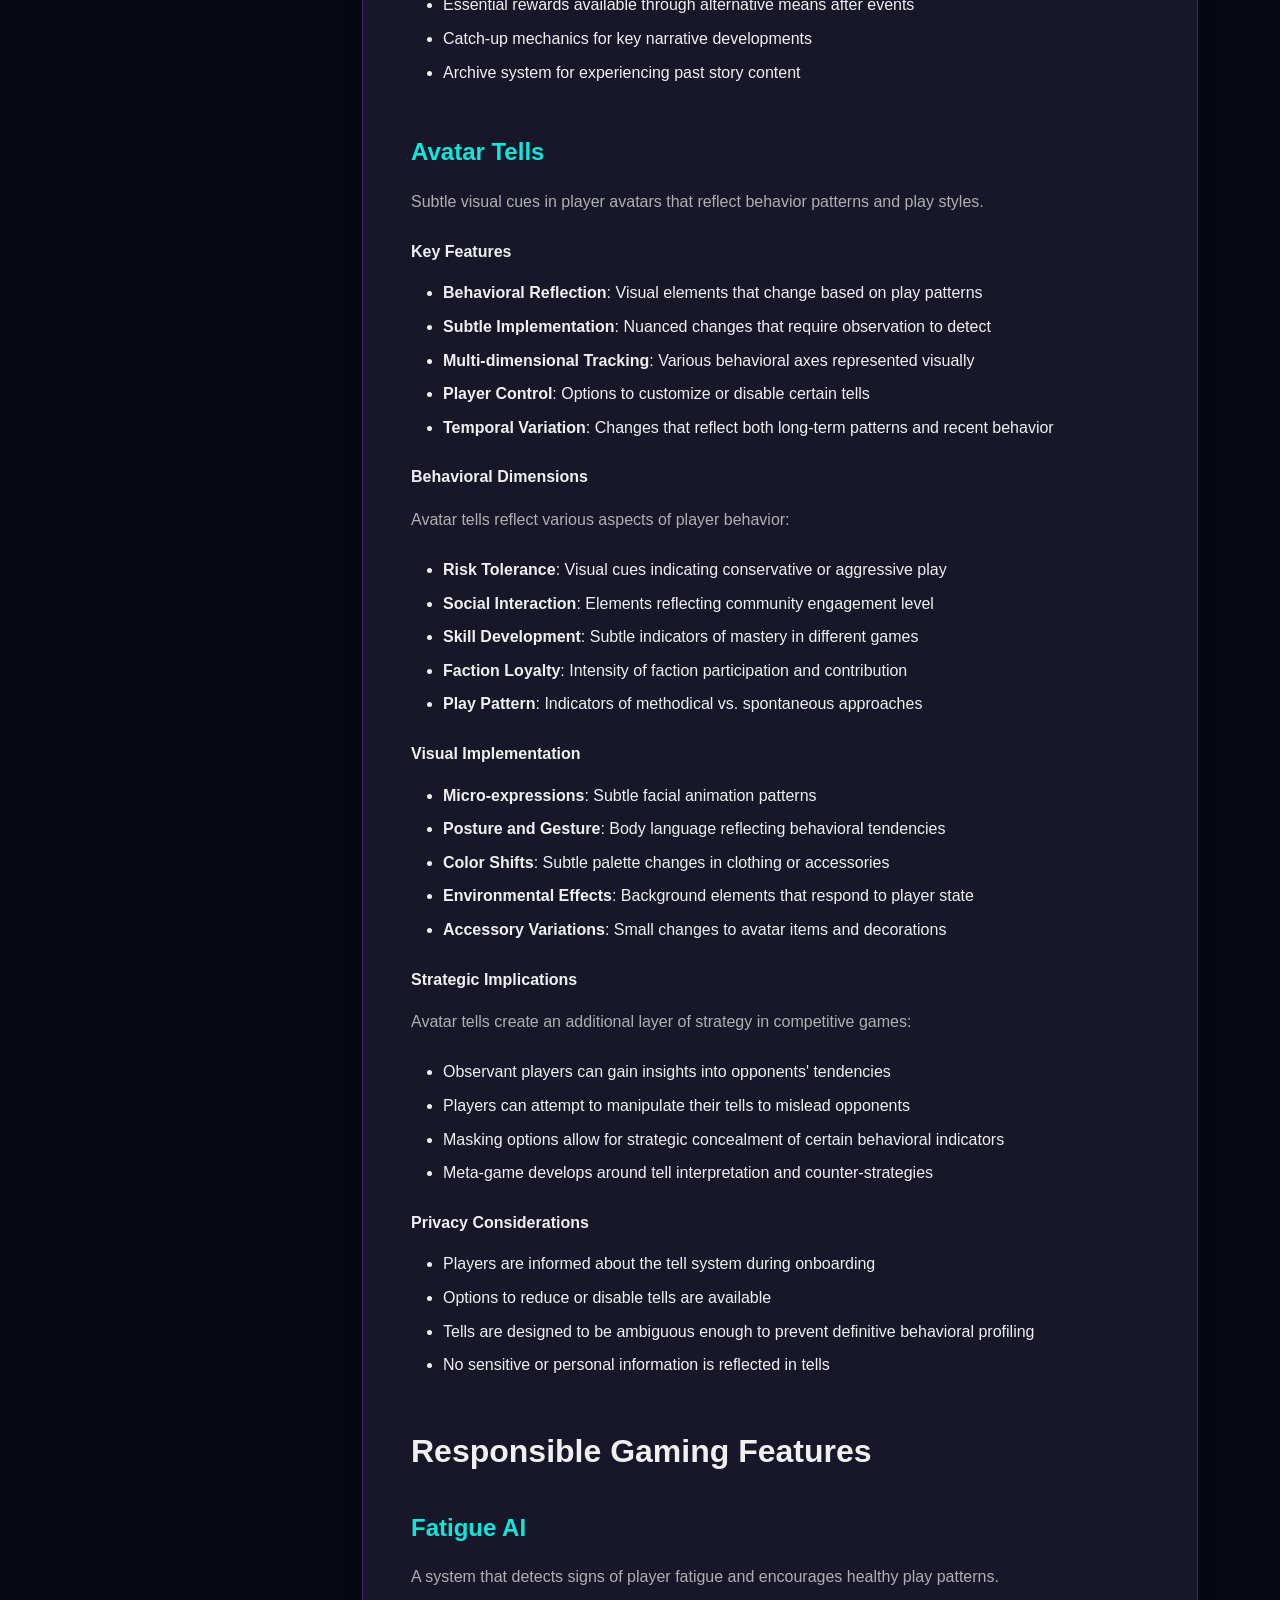
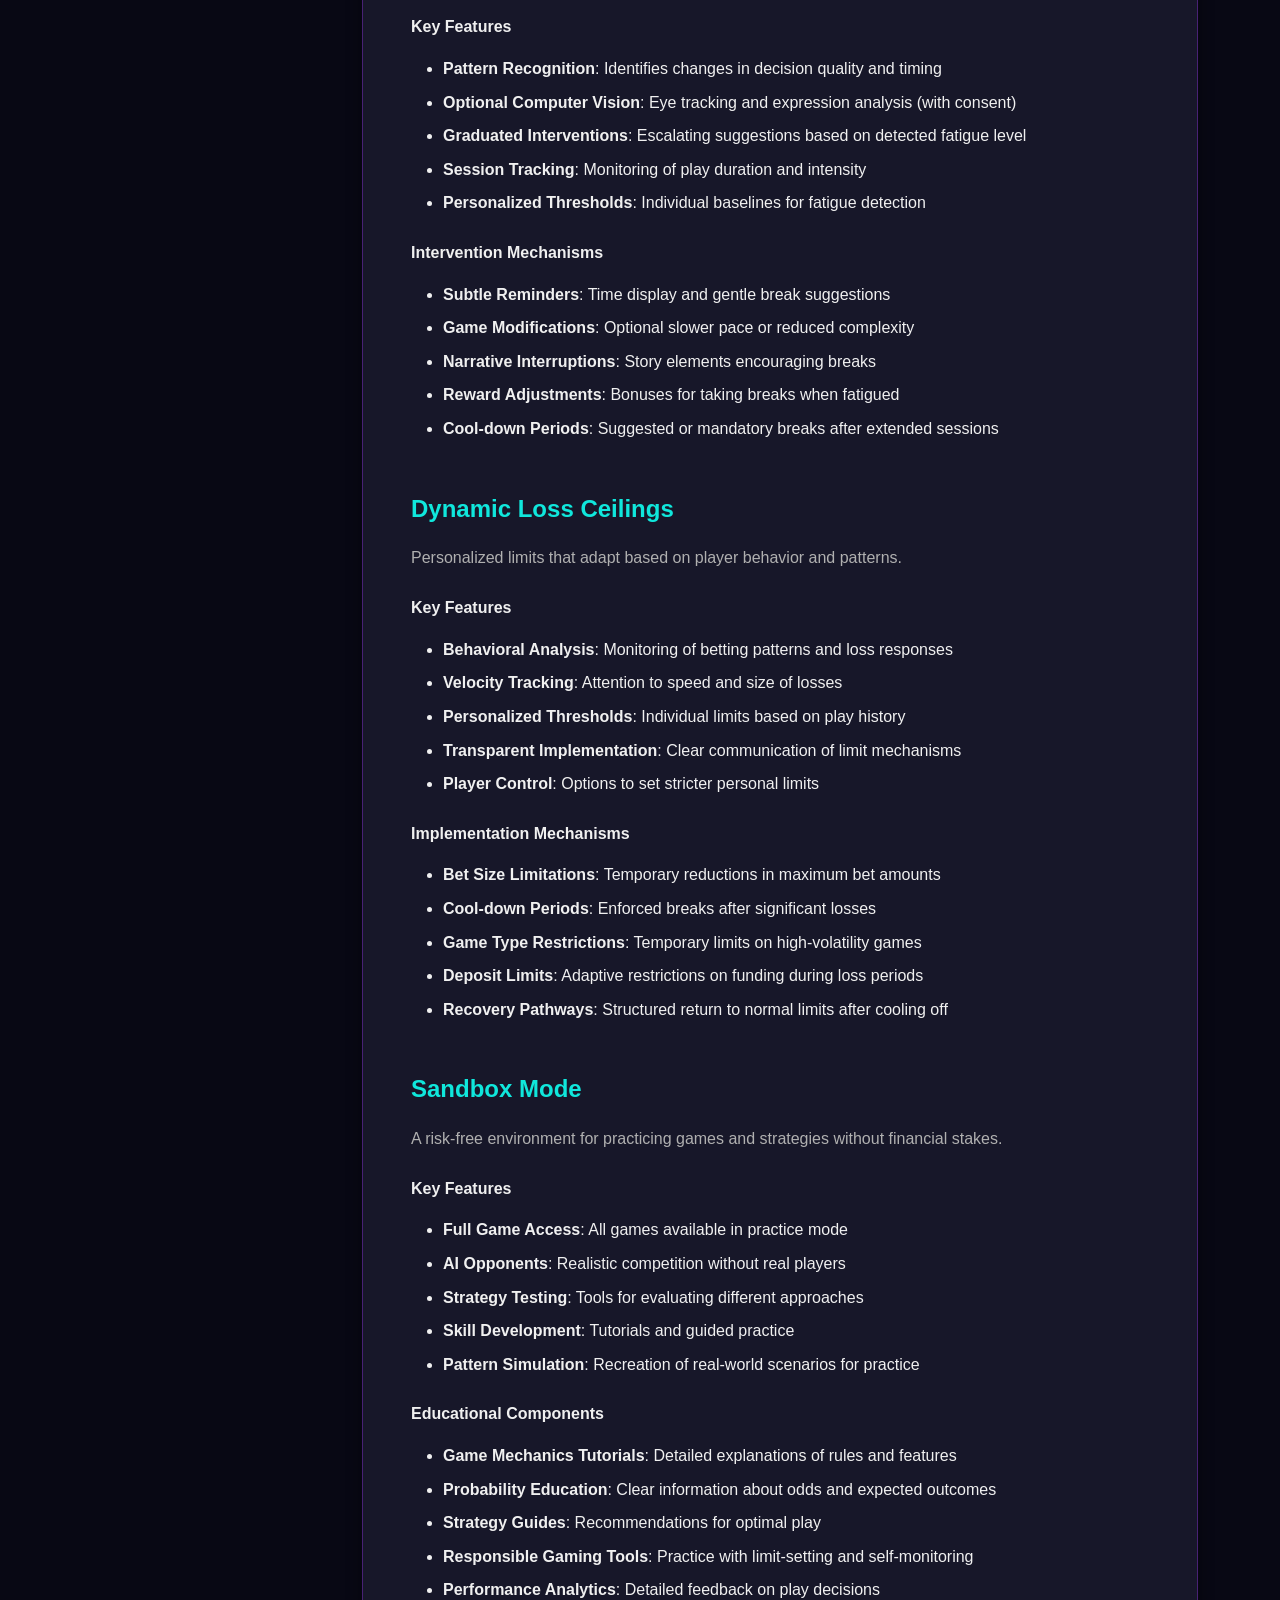
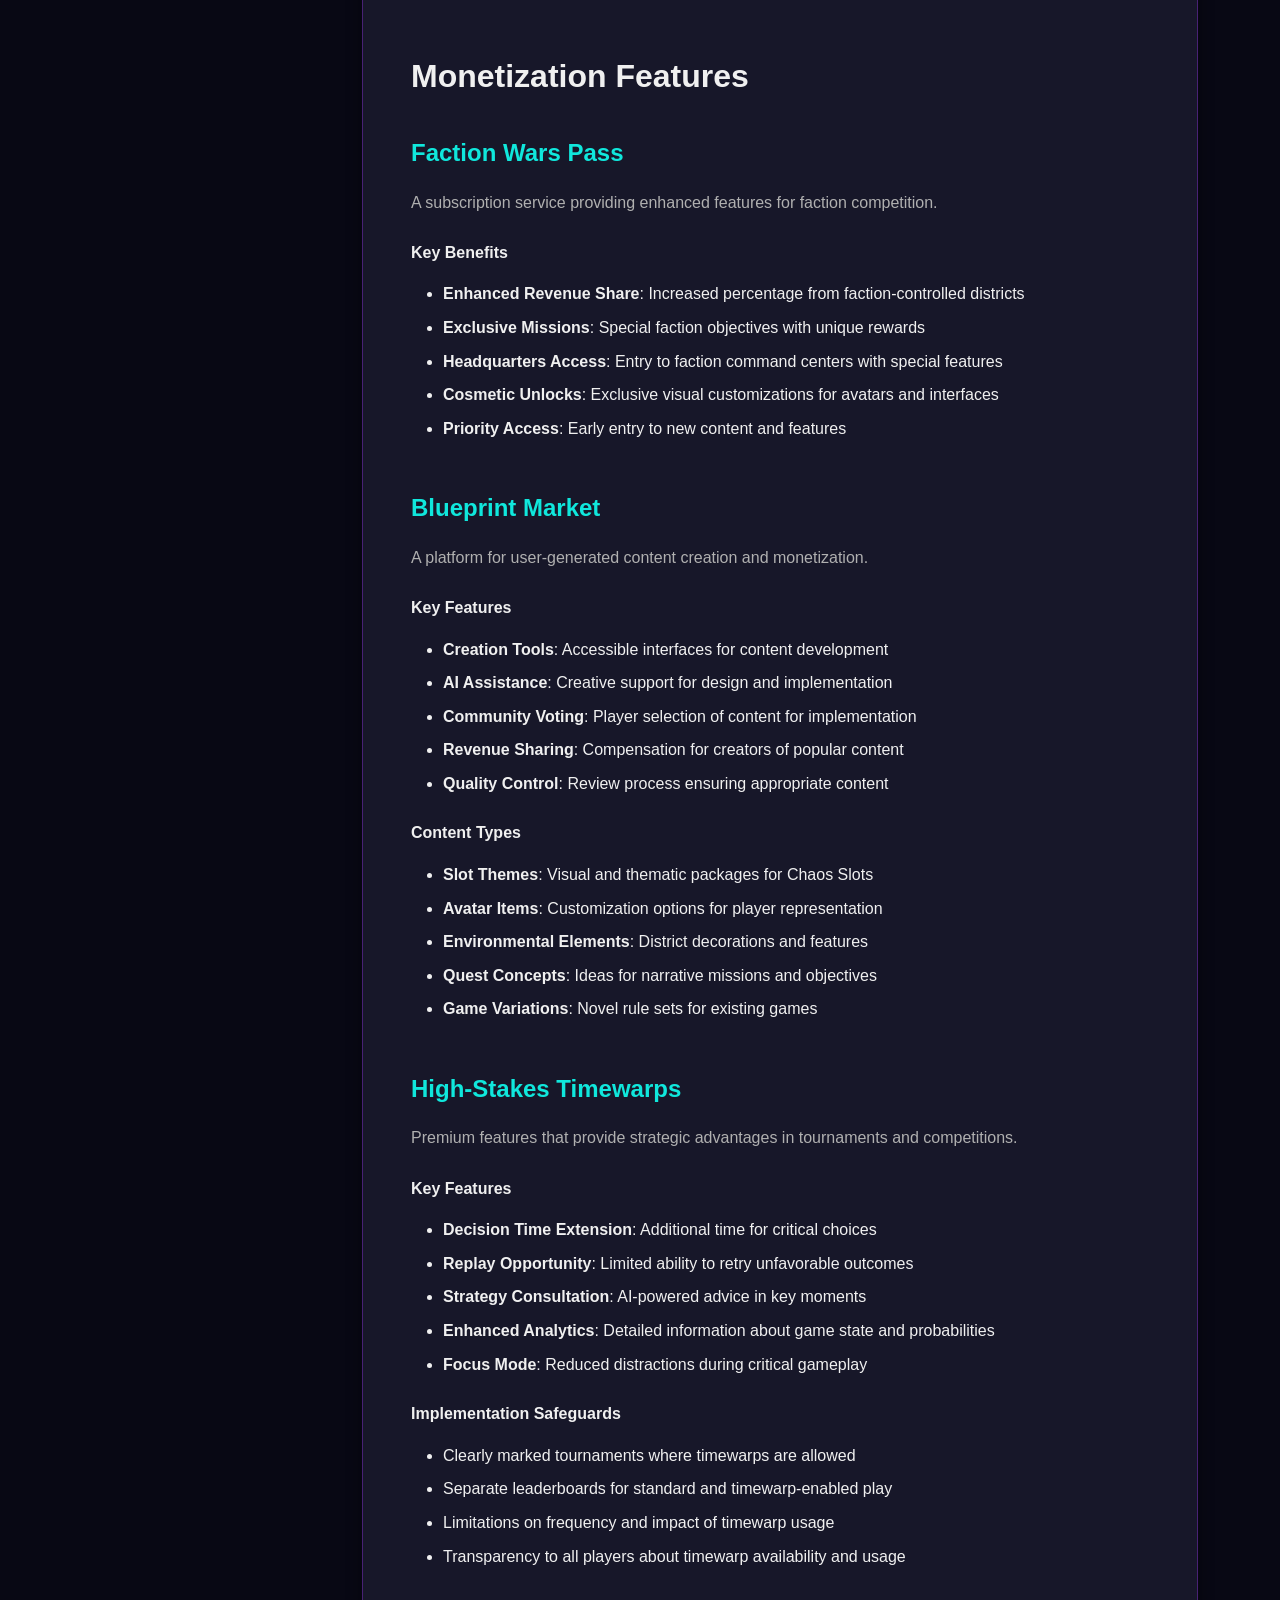
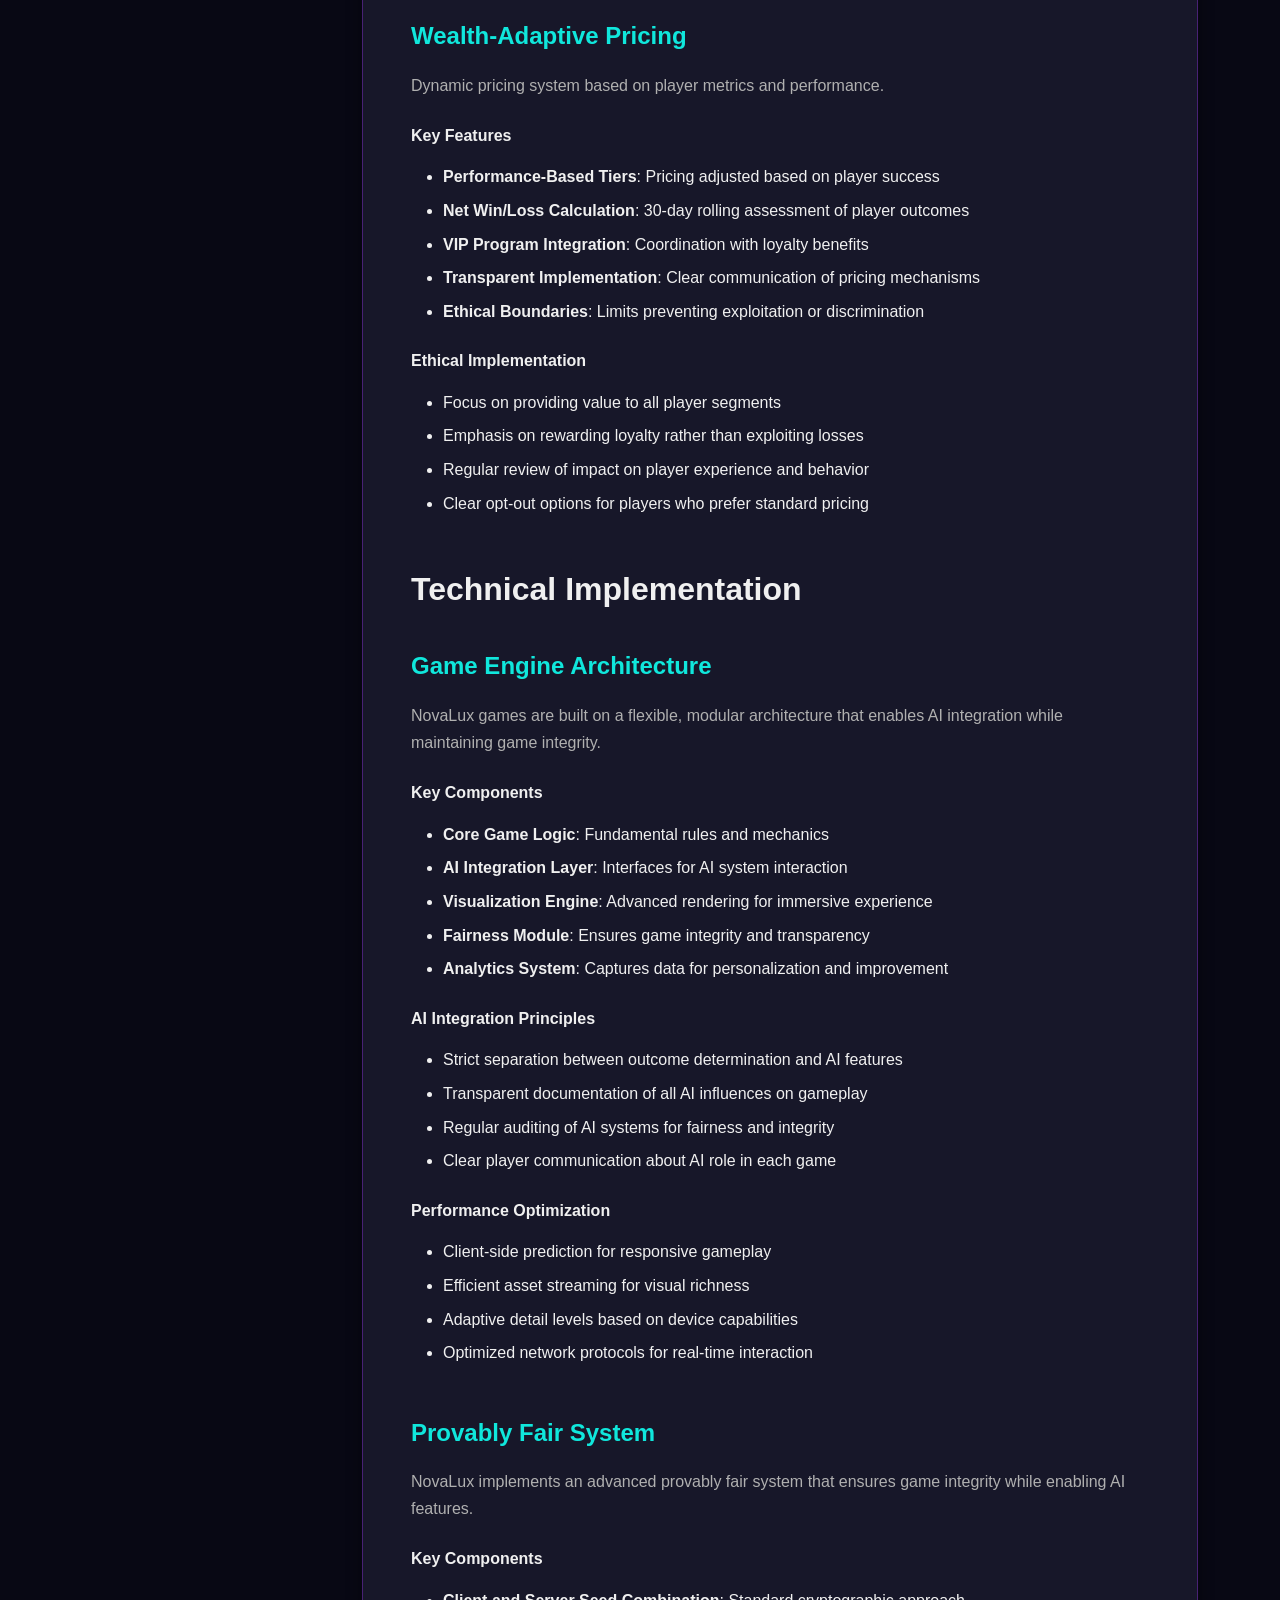
<file: pages/game-features.html>
<!DOCTYPE html>
<html lang="en">
<head>
    <meta charset="UTF-8">
    <meta name="viewport" content="width=device-width, initial-scale=1.0">
    <title>Game Features - NovaLux AI Casino</title>
    <link rel="stylesheet" href="../css/styles.css">
    <link rel="stylesheet" href="../css/documentation.css">
    <link rel="stylesheet" href="https://cdnjs.cloudflare.com/ajax/libs/font-awesome/6.0.0/css/all.min.css">
</head>
<body class="documentation-page">
    <header class="doc-header">
        <nav>
            <div class="logo">
                <a href="../index.html">
                    <h1>NovaLux</h1>
                    <span class="tagline">AI Casino</span>
                </a>
            </div>
            <ul class="nav-links">
                <li><a href="../index.html#overview">Overview</a></li>
                <li><a href="../index.html#features">Features</a></li>
                <li><a href="../index.html#architecture">Architecture</a></li>
                <li><a href="../index.html#games">Games</a></li>
                <li><a href="../index.html#ai">AI Systems</a></li>
                <li><a href="../index.html#roadmap">Roadmap</a></li>
            </ul>
        </nav>
    </header>

    <div class="documentation-container">
        <aside class="doc-sidebar">
            <div class="sidebar-header">
                <h3>Documentation</h3>
            </div>
            <ul class="doc-nav">
                <li><a href="system-overview.html">System Overview</a></li>
                <li><a href="microservices.html">Microservices Architecture</a></li>
                <li><a href="ai-components.html">AI Components</a></li>
                <li class="active"><a href="game-features.html">Game Features</a></li>
            </ul>
        </aside>

        <main class="doc-content">
            <article>
                <h1>NovaLux AI Casino - Game Features</h1>

                <section>
                    <h2>Introduction</h2>
                    <p>NovaLux AI Casino reimagines traditional casino games through the integration of cutting-edge AI technologies, creating a dynamic and immersive gaming experience. This document details the innovative game features that set NovaLux apart, including the core games, social mechanics, and unique gameplay systems.</p>
                    
                    <p>Each game in NovaLux is designed to leverage AI capabilities while maintaining fair play standards, creating experiences that adapt to player preferences and behaviors while ensuring transparency and integrity.</p>
                </section>

                <section>
                    <h2>Core Games</h2>
                    
                    <h3>Eclipse Roulette</h3>
                    <p>A physics-based roulette game with visual chaos representation and AI pattern visualization.</p>
                    
                    <h4>Key Features</h4>
                    <ul>
                        <li><strong>Physics Engine</strong>: Realistic ball trajectory simulation with true physics</li>
                        <li><strong>Visual Chaos Representation</strong>: Dynamic visualization of chaotic elements affecting outcomes</li>
                        <li><strong>AI Pattern Visualization</strong>: Heat maps showing historical outcomes and predicted likely sections</li>
                        <li><strong>Faction-Specific Betting Options</strong>: Special bets tied to district control</li>
                        <li><strong>Adaptive Table Limits</strong>: Betting ranges that adjust based on player history</li>
                    </ul>
                    
                    <h4>Technical Implementation</h4>
                    <ul>
                        <li><strong>Physics Simulation</strong>: High-fidelity physics engine with accurate collision detection</li>
                        <li><strong>Outcome Generation</strong>: Cryptographically secure random number generation</li>
                        <li><strong>Visual Effects</strong>: Real-time rendering of chaos patterns and probability distributions</li>
                        <li><strong>Provable Fairness</strong>: Client and server seed combination with verification</li>
                        <li><strong>AI Integration</strong>: Non-deterministic visualization that maintains game integrity</li>
                    </ul>
                    
                    <h4>Player Experience</h4>
                    <p>Players experience a visually stunning roulette game where the chaotic nature of the spin is represented through dynamic visual effects. The AI provides insights into historical patterns without affecting outcomes, creating an enhanced experience that maintains fair play standards.</p>
                    
                    <p>As the wheel spins, players see visual representations of the physics at work, with subtle indicators showing how small variations in initial conditions lead to different outcomes. After each spin, the AI updates its visualization based on the new data point.</p>
                    
                    <h4>Faction Integration</h4>
                    <p>Eclipse Roulette tables in different districts offer special betting options based on the controlling faction's theme. Players from the controlling faction receive slight bonuses to payouts on certain bets, encouraging territorial competition.</p>
                </section>

                <section>
                    <h3>Neural Hold'em</h3>
                    <p>A poker game with AI opponents that clone and adapt to player behaviors.</p>
                    
                    <h4>Key Features</h4>
                    <ul>
                        <li><strong>Behavior Cloning</strong>: AI opponents that learn from and mimic real player strategies</li>
                        <li><strong>Adaptive Difficulty</strong>: AI that adjusts to player skill level</li>
                        <li><strong>Personality Models</strong>: Distinct AI playing styles with consistent behaviors</li>
                        <li><strong>Ghost Players</strong>: Ability to play against AI versions of previous opponents</li>
                        <li><strong>Emotional AI</strong>: Dealers and opponents that respond to game flow</li>
                    </ul>
                    
                    <h4>Technical Implementation</h4>
                    <ul>
                        <li><strong>Behavioral Analysis</strong>: Pattern recognition of betting strategies and decision making</li>
                        <li><strong>Neural Networks</strong>: Deep learning models for strategy development</li>
                        <li><strong>Reinforcement Learning</strong>: Self-improving AI through gameplay experience</li>
                        <li><strong>Personality Parameters</strong>: Configurable traits affecting risk tolerance, bluffing frequency, etc.</li>
                        <li><strong>Fairness Mechanisms</strong>: Separation of AI decision making from card distribution</li>
                    </ul>
                    
                    <h4>Player Experience</h4>
                    <p>Players face AI opponents that feel remarkably human, with distinct personalities and playing styles. As players develop their strategies, the AI adapts and evolves, creating an ever-changing challenge that grows with the player.</p>
                    
                    <p>The game offers various AI opponent types, from conservative to aggressive, methodical to unpredictable. Players can choose to play against specific personality types or against "ghost" versions of real players they've encountered before.</p>
                    
                    <h4>Progression System</h4>
                    <p>As players win against AI opponents, they unlock more sophisticated and challenging AIs. The highest tier features AI that has learned from top-ranked players, offering a truly elite challenge.</p>
                    
                    <h4>Tournament Features</h4>
                    <ul>
                        <li><strong>Mixed Tables</strong>: Tournaments featuring both AI and human players</li>
                        <li><strong>AI Calibration Rounds</strong>: Pre-tournament play to set appropriate AI difficulty</li>
                        <li><strong>Strategy Coaching</strong>: Post-game analysis of player decisions with AI recommendations</li>
                        <li><strong>Replay Analysis</strong>: AI-powered breakdown of key hands and turning points</li>
                    </ul>
                </section>

                <section>
                    <h3>Chaos Slots</h3>
                    <p>Slot machines with AI-generated themes, mini-puzzles, and faction alliance rewards.</p>
                    
                    <h4>Key Features</h4>
                    <ul>
                        <li><strong>AI-Generated Themes</strong>: Weekly new visual themes and narratives created by AI</li>
                        <li><strong>Player Voting</strong>: Community selection of upcoming themes</li>
                        <li><strong>Mini-Puzzles</strong>: Skill-based challenges during bonus rounds</li>
                        <li><strong>Faction Rewards</strong>: Special features based on district control</li>
                        <li><strong>Adaptive Volatility</strong>: Personalized volatility based on player preferences</li>
                    </ul>
                    
                    <h4>Technical Implementation</h4>
                    <ul>
                        <li><strong>Generative AI</strong>: Image and narrative creation for themes</li>
                        <li><strong>Procedural Generation</strong>: Dynamic symbol creation and animation</li>
                        <li><strong>Puzzle Engine</strong>: Mini-game framework with skill-based challenges</li>
                        <li><strong>RNG Certification</strong>: Certified random number generation for outcomes</li>
                        <li><strong>Adaptive Parameters</strong>: Personalization system for volatility and feature frequency</li>
                    </ul>
                    
                    <h4>Content Creation Process</h4>
                    <ol>
                        <li><strong>AI Generation</strong>: System creates multiple theme concepts with visuals</li>
                        <li><strong>Player Voting</strong>: Community votes on preferred themes</li>
                        <li><strong>Theme Development</strong>: Winning themes are expanded into complete slot packages</li>
                        <li><strong>Quality Assurance</strong>: Human review for quality and appropriateness</li>
                        <li><strong>Deployment</strong>: New themes released on weekly schedule</li>
                    </ol>
                    
                    <h4>Player Experience</h4>
                    <p>Players enjoy constantly fresh slot experiences with new themes, symbols, and narratives every week. The integration of skill-based mini-puzzles during bonus rounds adds an element of control and mastery to the traditionally luck-based slot experience.</p>
                    
                    <p>The voting system creates community engagement, with players anticipating the release of themes they helped select. Faction control of districts influences available themes and special features, encouraging territorial competition.</p>
                    
                    <h4>Bonus Features</h4>
                    <ul>
                        <li><strong>Neural Free Spins</strong>: Bonus rounds where AI predicts and highlights potential winning combinations</li>
                        <li><strong>Chaos Multipliers</strong>: Dynamic multipliers that evolve based on spin patterns</li>
                        <li><strong>Faction Specials</strong>: Unique bonus features themed around controlling faction</li>
                        <li><strong>Skill Challenges</strong>: Mini-puzzles that award additional prizes based on player performance</li>
                        <li><strong>Theme Collections</strong>: Rewards for playing across multiple themed machines</li>
                    </ul>
                </section>

                <section>
                    <h2>Social and Competitive Features</h2>
                    
                    <h3>Faction System</h3>
                    <p>A dynamic faction-based competition system that influences the game world and rewards.</p>
                    
                    <h4>Key Components</h4>
                    <ul>
                        <li><strong>Faction Selection</strong>: Players choose from competing factions with distinct themes and philosophies</li>
                        <li><strong>District Control</strong>: Factions compete for control of different areas of the virtual metropolis</li>
                        <li><strong>Revenue Sharing</strong>: Portion of winnings in controlled districts shared with faction members</li>
                        <li><strong>Faction Quests</strong>: Collaborative objectives for faction advancement</li>
                        <li><strong>Faction Ranks</strong>: Progression system within each faction</li>
                    </ul>
                    
                    <h4>District Control Mechanics</h4>
                    <ul>
                        <li><strong>Influence Points</strong>: Earned through gameplay in specific districts</li>
                        <li><strong>Control Thresholds</strong>: Districts change control when influence balance shifts</li>
                        <li><strong>Control Benefits</strong>: Visual themes, special game features, and economic advantages</li>
                        <li><strong>Defense Mechanisms</strong>: Abilities for controlling factions to maintain territory</li>
                        <li><strong>Conquest Events</strong>: Scheduled competitions for district control</li>
                    </ul>
                    
                    <h4>Economic Impact</h4>
                    <p>The faction system creates a dynamic economy where player actions have meaningful consequences:</p>
                    <ul>
                        <li>Players earn a share of faction revenue from controlled districts</li>
                        <li>Higher faction rank increases revenue share percentage</li>
                        <li>Controlling high-value districts provides greater economic benefits</li>
                        <li>Economic balancing prevents any faction from becoming too dominant</li>
                        <li>Strategic decisions about where to play affect both individual and faction outcomes</li>
                    </ul>
                    
                    <h4>Narrative Integration</h4>
                    <p>Faction competition drives an evolving narrative within the NovaLux world:</p>
                    <ul>
                        <li>District control changes trigger narrative events</li>
                        <li>Faction storylines develop based on territorial status</li>
                        <li>Major shifts in power unlock new narrative arcs</li>
                        <li>Player actions contribute to the collective story of their faction</li>
                    </ul>
                </section>

                <section>
                    <h3>Syndicate System</h3>
                    <p>A collaborative gameplay system allowing players to form groups for shared benefits and objectives.</p>
                    
                    <h4>Key Features</h4>
                    <ul>
                        <li><strong>Syndicate Formation</strong>: Players can create or join syndicates within their faction</li>
                        <li><strong>Shared Objectives</strong>: Collaborative goals with group rewards</li>
                        <li><strong>Resource Pooling</strong>: Mechanisms for sharing certain resources among members</li>
                        <li><strong>Specialized Roles</strong>: Different functions members can perform within the syndicate</li>
                        <li><strong>Headquarters</strong>: Virtual space for syndicate activities and meetings</li>
                    </ul>
                    
                    <h4>Syndicate Activities</h4>
                    <ul>
                        <li><strong>Group Quests</strong>: Multi-player objectives requiring coordination</li>
                        <li><strong>Territory Focus</strong>: Concentrated effort to control specific districts</li>
                        <li><strong>Bankroll Sharing</strong>: Optional pool for collaborative betting strategies</li>
                        <li><strong>Skill Sharing</strong>: Mechanisms for experienced players to assist newer members</li>
                        <li><strong>Syndicate Tournaments</strong>: Competitions between different syndicates</li>
                    </ul>
                    
                    <h4>Progression System</h4>
                    <p>Syndicates develop over time through several advancement mechanisms:</p>
                    <ul>
                        <li><strong>Syndicate Level</strong>: Overall advancement based on collective achievements</li>
                        <li><strong>Headquarters Upgrades</strong>: Improvements to syndicate virtual space</li>
                        <li><strong>Ability Unlocks</strong>: New capabilities for the syndicate as a whole</li>
                        <li><strong>Specialization Paths</strong>: Different development directions based on activity focus</li>
                    </ul>
                    
                    <h4>Integration with Faction System</h4>
                    <p>Syndicates operate within the larger faction framework:</p>
                    <ul>
                        <li>Syndicates must belong to a specific faction</li>
                        <li>Syndicate achievements contribute to faction influence</li>
                        <li>High-performing syndicates earn special recognition within their faction</li>
                        <li>Faction leaders can assign special missions to syndicates</li>
                    </ul>
                </section>

                <section>
                    <h3>Dynamic Achievement System</h3>
                    <p>A sophisticated achievement system with over 1000 possible accomplishments based on player actions and patterns.</p>
                    
                    <h4>Key Features</h4>
                    <ul>
                        <li><strong>Procedural Generation</strong>: Dynamically created achievements based on play patterns</li>
                        <li><strong>Multi-tier Progression</strong>: Achievements with multiple levels of completion</li>
                        <li><strong>Hidden Achievements</strong>: Discoveries that aren't revealed until unlocked</li>
                        <li><strong>Personalized Challenges</strong>: Achievements tailored to individual play style</li>
                        <li><strong>Meaningful Rewards</strong>: Unlocks with actual gameplay impact</li>
                    </ul>
                    
                    <h4>Achievement Categories</h4>
                    <ul>
                        <li><strong>Game Mastery</strong>: Skill-based accomplishments in specific games</li>
                        <li><strong>Exploration</strong>: Discovering features and locations within the platform</li>
                        <li><strong>Social</strong>: Interactions with other players and factions</li>
                        <li><strong>Pattern-Based</strong>: Recognizing specific sequences or behaviors</li>
                        <li><strong>Narrative</strong>: Progression through storylines and events</li>
                        <li><strong>Collection</strong>: Gathering sets of related items or experiences</li>
                        <li><strong>Challenge</strong>: Difficult feats requiring exceptional skill or luck</li>
                    </ul>
                    
                    <h4>Technical Implementation</h4>
                    <ul>
                        <li><strong>Rule Engine</strong>: Flexible system for defining achievement conditions</li>
                        <li><strong>Pattern Recognition</strong>: AI analysis of play patterns for achievement triggers</li>
                        <li><strong>State Tracking</strong>: Comprehensive monitoring of player actions and progress</li>
                        <li><strong>Notification System</strong>: Timely alerts for achievement progress and completion</li>
                    </ul>
                    
                    <h4>Reward System</h4>
                    <p>Achievements provide various rewards that enhance the player experience:</p>
                    <ul>
                        <li><strong>Cosmetic Rewards</strong>: Visual customizations for avatars and interfaces</li>
                        <li><strong>Gameplay Modifiers</strong>: Optional features that alter game mechanics</li>
                        <li><strong>Access Unlocks</strong>: Entry to special areas or events</li>
                        <li><strong>Narrative Content</strong>: Additional story elements and background</li>
                        <li><strong>Economic Benefits</strong>: Bonuses to earnings or faction contributions</li>
                    </ul>
                </section>

                <section>
                    <h3>Time-Locked Storylines</h3>
                    <p>Multi-stage narrative events that unfold over extended periods, influenced by collective player actions.</p>
                    
                    <h4>Key Features</h4>
                    <ul>
                        <li><strong>Episodic Structure</strong>: Stories that develop in scheduled chapters</li>
                        <li><strong>Player Influence</strong>: Collective actions affecting narrative direction</li>
                        <li><strong>Faction Impact</strong>: Different experiences based on faction affiliation</li>
                        <li><strong>Lasting Consequences</strong>: Permanent changes to the game world</li>
                        <li><strong>Timed Exclusivity</strong>: Limited windows for participation in key events</li>
                    </ul>
                    
                    <h4>Narrative Structure</h4>
                    <ul>
                        <li><strong>Major Arcs</strong>: Overarching storylines lasting several months</li>
                        <li><strong>Episodes</strong>: Weekly or bi-weekly chapters within each arc</li>
                        <li><strong>Daily Events</strong>: Small narrative moments that build toward episodes</li>
                        <li><strong>Decision Points</strong>: Key moments where player actions determine story direction</li>
                        <li><strong>Epilogues</strong>: Conclusion events that establish permanent changes</li>
                    </ul>
                    
                    <h4>Player Participation</h4>
                    <p>Players engage with time-locked storylines through various mechanisms:</p>
                    <ul>
                        <li><strong>Story Quests</strong>: Specific objectives tied to narrative progression</li>
                        <li><strong>Faction Missions</strong>: Group objectives affecting story outcomes</li>
                        <li><strong>Special Game Modes</strong>: Limited-time variations of core games</li>
                        <li><strong>Narrative Choices</strong>: Voting or actions that influence story direction</li>
                        <li><strong>Environmental Discovery</strong>: Exploration of changing world elements</li>
                    </ul>
                    
                    <h4>World Impact</h4>
                    <p>Time-locked storylines create permanent changes to the NovaLux world:</p>
                    <ul>
                        <li>District visual and thematic transformations</li>
                        <li>New game features or modifications</li>
                        <li>Changes to faction dynamics and abilities</li>
                        <li>Unlocking of previously inaccessible areas</li>
                        <li>Introduction of new characters and narrative elements</li>
                    </ul>
                    
                    <h4>FOMO Mitigation</h4>
                    <p>To address fear of missing out, the system includes:</p>
                    <ul>
                        <li>Story recap features for new or returning players</li>
                        <li>Essential rewards available through alternative means after events</li>
                        <li>Catch-up mechanics for key narrative developments</li>
                        <li>Archive system for experiencing past story content</li>
                    </ul>
                </section>

                <section>
                    <h3>Avatar Tells</h3>
                    <p>Subtle visual cues in player avatars that reflect behavior patterns and play styles.</p>
                    
                    <h4>Key Features</h4>
                    <ul>
                        <li><strong>Behavioral Reflection</strong>: Visual elements that change based on play patterns</li>
                        <li><strong>Subtle Implementation</strong>: Nuanced changes that require observation to detect</li>
                        <li><strong>Multi-dimensional Tracking</strong>: Various behavioral axes represented visually</li>
                        <li><strong>Player Control</strong>: Options to customize or disable certain tells</li>
                        <li><strong>Temporal Variation</strong>: Changes that reflect both long-term patterns and recent behavior</li>
                    </ul>
                    
                    <h4>Behavioral Dimensions</h4>
                    <p>Avatar tells reflect various aspects of player behavior:</p>
                    <ul>
                        <li><strong>Risk Tolerance</strong>: Visual cues indicating conservative or aggressive play</li>
                        <li><strong>Social Interaction</strong>: Elements reflecting community engagement level</li>
                        <li><strong>Skill Development</strong>: Subtle indicators of mastery in different games</li>
                        <li><strong>Faction Loyalty</strong>: Intensity of faction participation and contribution</li>
                        <li><strong>Play Pattern</strong>: Indicators of methodical vs. spontaneous approaches</li>
                    </ul>
                    
                    <h4>Visual Implementation</h4>
                    <ul>
                        <li><strong>Micro-expressions</strong>: Subtle facial animation patterns</li>
                        <li><strong>Posture and Gesture</strong>: Body language reflecting behavioral tendencies</li>
                        <li><strong>Color Shifts</strong>: Subtle palette changes in clothing or accessories</li>
                        <li><strong>Environmental Effects</strong>: Background elements that respond to player state</li>
                        <li><strong>Accessory Variations</strong>: Small changes to avatar items and decorations</li>
                    </ul>
                    
                    <h4>Strategic Implications</h4>
                    <p>Avatar tells create an additional layer of strategy in competitive games:</p>
                    <ul>
                        <li>Observant players can gain insights into opponents' tendencies</li>
                        <li>Players can attempt to manipulate their tells to mislead opponents</li>
                        <li>Masking options allow for strategic concealment of certain behavioral indicators</li>
                        <li>Meta-game develops around tell interpretation and counter-strategies</li>
                    </ul>
                    
                    <h4>Privacy Considerations</h4>
                    <ul>
                        <li>Players are informed about the tell system during onboarding</li>
                        <li>Options to reduce or disable tells are available</li>
                        <li>Tells are designed to be ambiguous enough to prevent definitive behavioral profiling</li>
                        <li>No sensitive or personal information is reflected in tells</li>
                    </ul>
                </section>

                <section>
                    <h2>Responsible Gaming Features</h2>
                    
                    <h3>Fatigue AI</h3>
                    <p>A system that detects signs of player fatigue and encourages healthy play patterns.</p>
                    
                    <h4>Key Features</h4>
                    <ul>
                        <li><strong>Pattern Recognition</strong>: Identifies changes in decision quality and timing</li>
                        <li><strong>Optional Computer Vision</strong>: Eye tracking and expression analysis (with consent)</li>
                        <li><strong>Graduated Interventions</strong>: Escalating suggestions based on detected fatigue level</li>
                        <li><strong>Session Tracking</strong>: Monitoring of play duration and intensity</li>
                        <li><strong>Personalized Thresholds</strong>: Individual baselines for fatigue detection</li>
                    </ul>
                    
                    <h4>Intervention Mechanisms</h4>
                    <ul>
                        <li><strong>Subtle Reminders</strong>: Time display and gentle break suggestions</li>
                        <li><strong>Game Modifications</strong>: Optional slower pace or reduced complexity</li>
                        <li><strong>Narrative Interruptions</strong>: Story elements encouraging breaks</li>
                        <li><strong>Reward Adjustments</strong>: Bonuses for taking breaks when fatigued</li>
                        <li><strong>Cool-down Periods</strong>: Suggested or mandatory breaks after extended sessions</li>
                    </ul>
                </section>

                <section>
                    <h3>Dynamic Loss Ceilings</h3>
                    <p>Personalized limits that adapt based on player behavior and patterns.</p>
                    
                    <h4>Key Features</h4>
                    <ul>
                        <li><strong>Behavioral Analysis</strong>: Monitoring of betting patterns and loss responses</li>
                        <li><strong>Velocity Tracking</strong>: Attention to speed and size of losses</li>
                        <li><strong>Personalized Thresholds</strong>: Individual limits based on play history</li>
                        <li><strong>Transparent Implementation</strong>: Clear communication of limit mechanisms</li>
                        <li><strong>Player Control</strong>: Options to set stricter personal limits</li>
                    </ul>
                    
                    <h4>Implementation Mechanisms</h4>
                    <ul>
                        <li><strong>Bet Size Limitations</strong>: Temporary reductions in maximum bet amounts</li>
                        <li><strong>Cool-down Periods</strong>: Enforced breaks after significant losses</li>
                        <li><strong>Game Type Restrictions</strong>: Temporary limits on high-volatility games</li>
                        <li><strong>Deposit Limits</strong>: Adaptive restrictions on funding during loss periods</li>
                        <li><strong>Recovery Pathways</strong>: Structured return to normal limits after cooling off</li>
                    </ul>
                </section>

                <section>
                    <h3>Sandbox Mode</h3>
                    <p>A risk-free environment for practicing games and strategies without financial stakes.</p>
                    
                    <h4>Key Features</h4>
                    <ul>
                        <li><strong>Full Game Access</strong>: All games available in practice mode</li>
                        <li><strong>AI Opponents</strong>: Realistic competition without real players</li>
                        <li><strong>Strategy Testing</strong>: Tools for evaluating different approaches</li>
                        <li><strong>Skill Development</strong>: Tutorials and guided practice</li>
                        <li><strong>Pattern Simulation</strong>: Recreation of real-world scenarios for practice</li>
                    </ul>
                    
                    <h4>Educational Components</h4>
                    <ul>
                        <li><strong>Game Mechanics Tutorials</strong>: Detailed explanations of rules and features</li>
                        <li><strong>Probability Education</strong>: Clear information about odds and expected outcomes</li>
                        <li><strong>Strategy Guides</strong>: Recommendations for optimal play</li>
                        <li><strong>Responsible Gaming Tools</strong>: Practice with limit-setting and self-monitoring</li>
                        <li><strong>Performance Analytics</strong>: Detailed feedback on play decisions</li>
                    </ul>
                </section>

                <section>
                    <h2>Monetization Features</h2>
                    
                    <h3>Faction Wars Pass</h3>
                    <p>A subscription service providing enhanced features for faction competition.</p>
                    
                    <h4>Key Benefits</h4>
                    <ul>
                        <li><strong>Enhanced Revenue Share</strong>: Increased percentage from faction-controlled districts</li>
                        <li><strong>Exclusive Missions</strong>: Special faction objectives with unique rewards</li>
                        <li><strong>Headquarters Access</strong>: Entry to faction command centers with special features</li>
                        <li><strong>Cosmetic Unlocks</strong>: Exclusive visual customizations for avatars and interfaces</li>
                        <li><strong>Priority Access</strong>: Early entry to new content and features</li>
                    </ul>
                </section>

                <section>
                    <h3>Blueprint Market</h3>
                    <p>A platform for user-generated content creation and monetization.</p>
                    
                    <h4>Key Features</h4>
                    <ul>
                        <li><strong>Creation Tools</strong>: Accessible interfaces for content development</li>
                        <li><strong>AI Assistance</strong>: Creative support for design and implementation</li>
                        <li><strong>Community Voting</strong>: Player selection of content for implementation</li>
                        <li><strong>Revenue Sharing</strong>: Compensation for creators of popular content</li>
                        <li><strong>Quality Control</strong>: Review process ensuring appropriate content</li>
                    </ul>
                    
                    <h4>Content Types</h4>
                    <ul>
                        <li><strong>Slot Themes</strong>: Visual and thematic packages for Chaos Slots</li>
                        <li><strong>Avatar Items</strong>: Customization options for player representation</li>
                        <li><strong>Environmental Elements</strong>: District decorations and features</li>
                        <li><strong>Quest Concepts</strong>: Ideas for narrative missions and objectives</li>
                        <li><strong>Game Variations</strong>: Novel rule sets for existing games</li>
                    </ul>
                </section>

                <section>
                    <h3>High-Stakes Timewarps</h3>
                    <p>Premium features that provide strategic advantages in tournaments and competitions.</p>
                    
                    <h4>Key Features</h4>
                    <ul>
                        <li><strong>Decision Time Extension</strong>: Additional time for critical choices</li>
                        <li><strong>Replay Opportunity</strong>: Limited ability to retry unfavorable outcomes</li>
                        <li><strong>Strategy Consultation</strong>: AI-powered advice in key moments</li>
                        <li><strong>Enhanced Analytics</strong>: Detailed information about game state and probabilities</li>
                        <li><strong>Focus Mode</strong>: Reduced distractions during critical gameplay</li>
                    </ul>
                    
                    <h4>Implementation Safeguards</h4>
                    <ul>
                        <li>Clearly marked tournaments where timewarps are allowed</li>
                        <li>Separate leaderboards for standard and timewarp-enabled play</li>
                        <li>Limitations on frequency and impact of timewarp usage</li>
                        <li>Transparency to all players about timewarp availability and usage</li>
                    </ul>
                </section>

                <section>
                    <h3>Wealth-Adaptive Pricing</h3>
                    <p>Dynamic pricing system based on player metrics and performance.</p>
                    
                    <h4>Key Features</h4>
                    <ul>
                        <li><strong>Performance-Based Tiers</strong>: Pricing adjusted based on player success</li>
                        <li><strong>Net Win/Loss Calculation</strong>: 30-day rolling assessment of player outcomes</li>
                        <li><strong>VIP Program Integration</strong>: Coordination with loyalty benefits</li>
                        <li><strong>Transparent Implementation</strong>: Clear communication of pricing mechanisms</li>
                        <li><strong>Ethical Boundaries</strong>: Limits preventing exploitation or discrimination</li>
                    </ul>
                    
                    <h4>Ethical Implementation</h4>
                    <ul>
                        <li>Focus on providing value to all player segments</li>
                        <li>Emphasis on rewarding loyalty rather than exploiting losses</li>
                        <li>Regular review of impact on player experience and behavior</li>
                        <li>Clear opt-out options for players who prefer standard pricing</li>
                    </ul>
                </section>

                <section>
                    <h2>Technical Implementation</h2>
                    
                    <h3>Game Engine Architecture</h3>
                    <p>NovaLux games are built on a flexible, modular architecture that enables AI integration while maintaining game integrity.</p>
                    
                    <h4>Key Components</h4>
                    <ul>
                        <li><strong>Core Game Logic</strong>: Fundamental rules and mechanics</li>
                        <li><strong>AI Integration Layer</strong>: Interfaces for AI system interaction</li>
                        <li><strong>Visualization Engine</strong>: Advanced rendering for immersive experience</li>
                        <li><strong>Fairness Module</strong>: Ensures game integrity and transparency</li>
                        <li><strong>Analytics System</strong>: Captures data for personalization and improvement</li>
                    </ul>
                    
                    <h4>AI Integration Principles</h4>
                    <ul>
                        <li>Strict separation between outcome determination and AI features</li>
                        <li>Transparent documentation of all AI influences on gameplay</li>
                        <li>Regular auditing of AI systems for fairness and integrity</li>
                        <li>Clear player communication about AI role in each game</li>
                    </ul>
                    
                    <h4>Performance Optimization</h4>
                    <ul>
                        <li>Client-side prediction for responsive gameplay</li>
                        <li>Efficient asset streaming for visual richness</li>
                        <li>Adaptive detail levels based on device capabilities</li>
                        <li>Optimized network protocols for real-time interaction</li>
                    </ul>
                </section>

                <section>
                    <h3>Provably Fair System</h3>
                    <p>NovaLux implements an advanced provably fair system that ensures game integrity while enabling AI features.</p>
                    
                    <h4>Key Components</h4>
                    <ul>
                        <li><strong>Client and Server Seed Combination</strong>: Standard cryptographic approach</li>
                        <li><strong>Transparent RNG</strong>: Verifiable random number generation</li>
                        <li><strong>Outcome Verification</strong>: Tools for players to confirm fairness</li>
                        <li><strong>Immutable Record</strong>: Blockchain-based ledger of game outcomes</li>
                        <li><strong>AI Boundary Enforcement</strong>: Clear separation of AI from outcome determination</li>
                    </ul>
                    
                    <h4>Verification Process</h4>
                    <ol>
                        <li>Player receives or selects client seed before gameplay</li>
                        <li>Server generates and commits to server seed (hash provided)</li>
                        <li>Game outcomes determined by combining seeds</li>
                        <li>After gameplay, server seed revealed for verification</li>
                        <li>Player can verify all outcomes using provided tools</li>
                    </ol>
                    
                    <h4>AI Integration Safeguards</h4>
                    <ul>
                        <li>AI systems receive game state information only after outcomes are determined</li>
                        <li>All AI visualizations and features are clearly labeled as non-deterministic</li>
                        <li>Regular third-party audits verify separation of concerns</li>
                        <li>Detailed documentation of all AI interactions with game systems</li>
                    </ul>
                </section>

                <div class="doc-navigation">
                    <div class="doc-nav-prev">
                        <a href="ai-components.html"><i class="fas fa-arrow-left"></i> Previous: AI Components</a>
                    </div>
                </div>
            </article>
        </main>
    </div>

    <footer>
        <div class="container">
            <div class="footer-content">
                <div class="footer-logo">
                    <h2>NovaLux</h2>
                    <span class="tagline">AI Casino</span>
                </div>
                <div class="footer-links">
                    <div class="footer-section">
                        <h3>Documentation</h3>
                        <ul>
                            <li><a href="system-overview.html">System Overview</a></li>
                            <li><a href="microservices.html">Microservices</a></li>
                            <li><a href="ai-components.html">AI Components</a></li>
                            <li><a href="game-features.html">Game Features</a></li>
                        </ul>
                    </div>
                    <div class="footer-section">
                        <h3>Features</h3>
                        <ul>
                            <li><a href="../index.html#games">Games</a></li>
                            <li><a href="../index.html#ai">AI Systems</a></li>
                            <li><a href="../index.html#architecture">Architecture</a></li>
                            <li><a href="../index.html#roadmap">Roadmap</a></li>
                        </ul>
                    </div>
                </div>
            </div>
            <div class="footer-bottom">
                <p>&copy; 2025 NovaLux AI Casino. All rights reserved.</p>
            </div>
        </div>
    </footer>

    <script src="../js/main.js"></script>
</body>
</html>
</file>
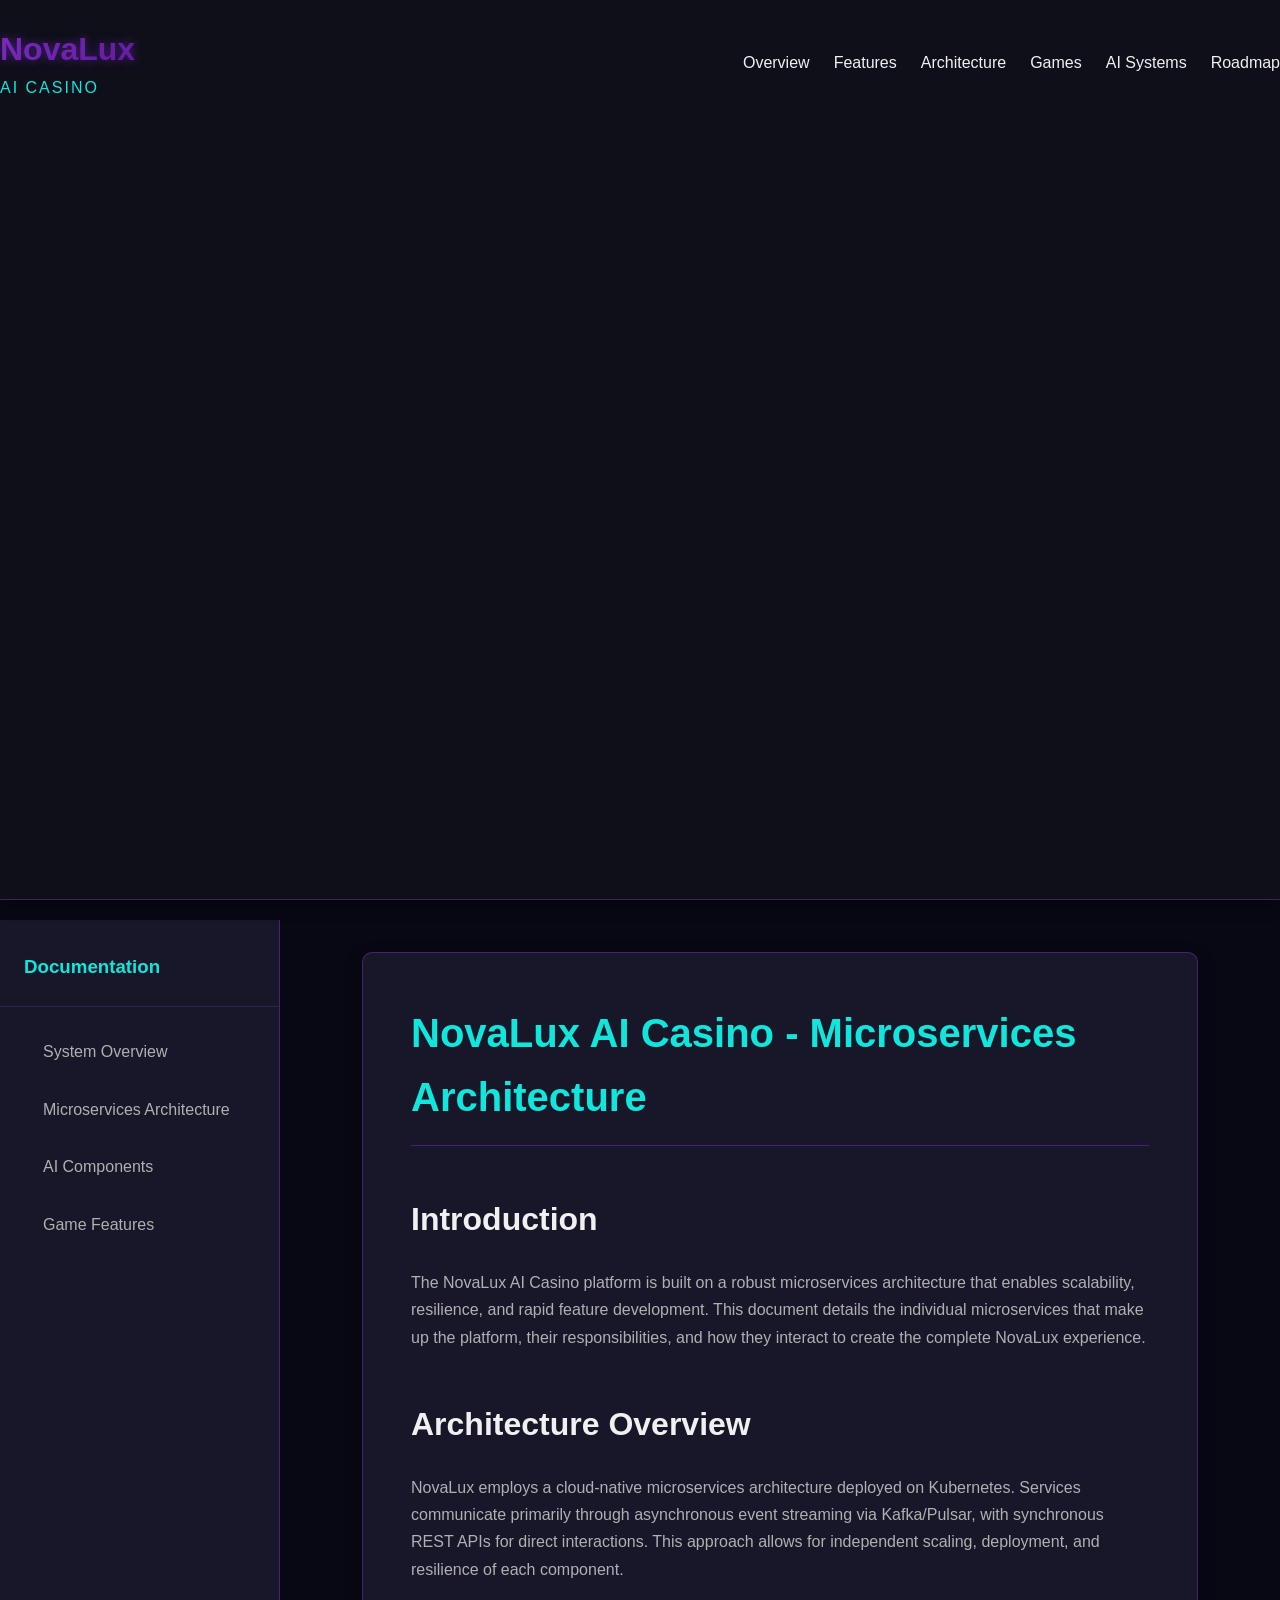
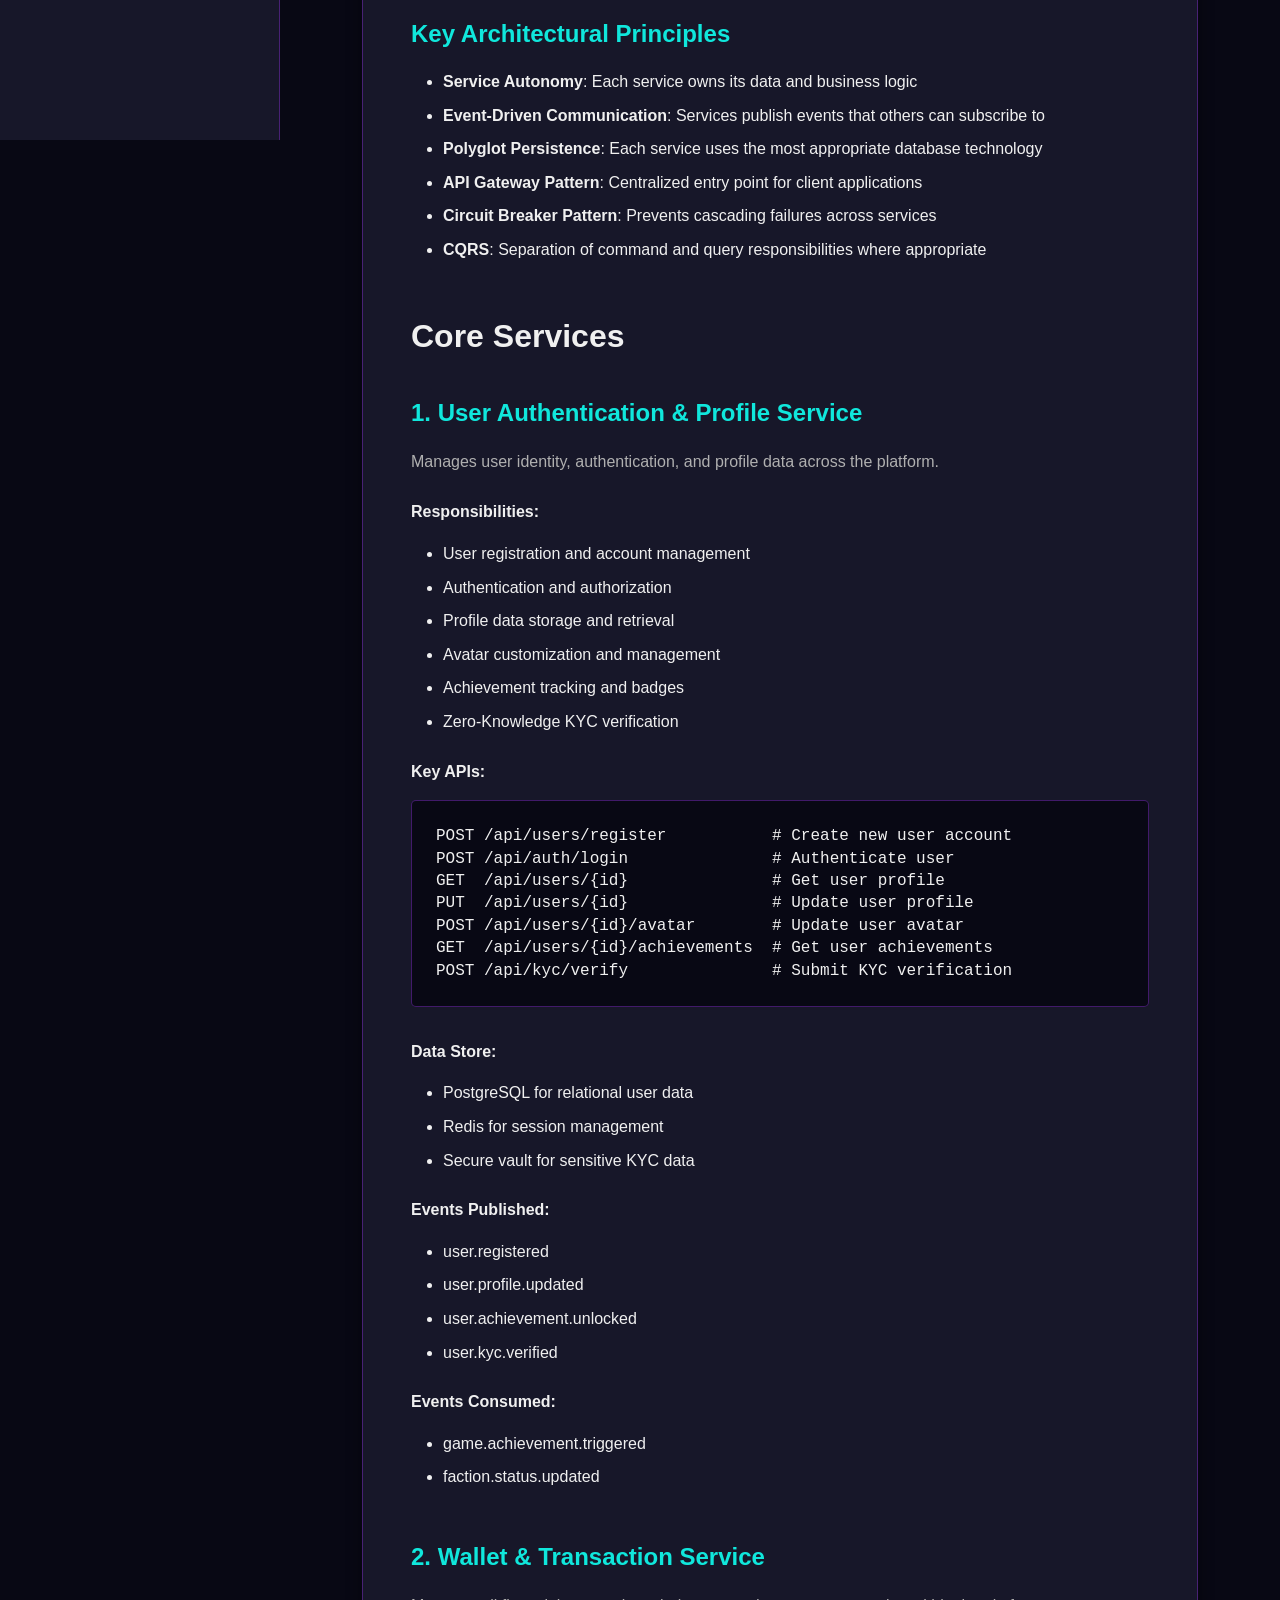
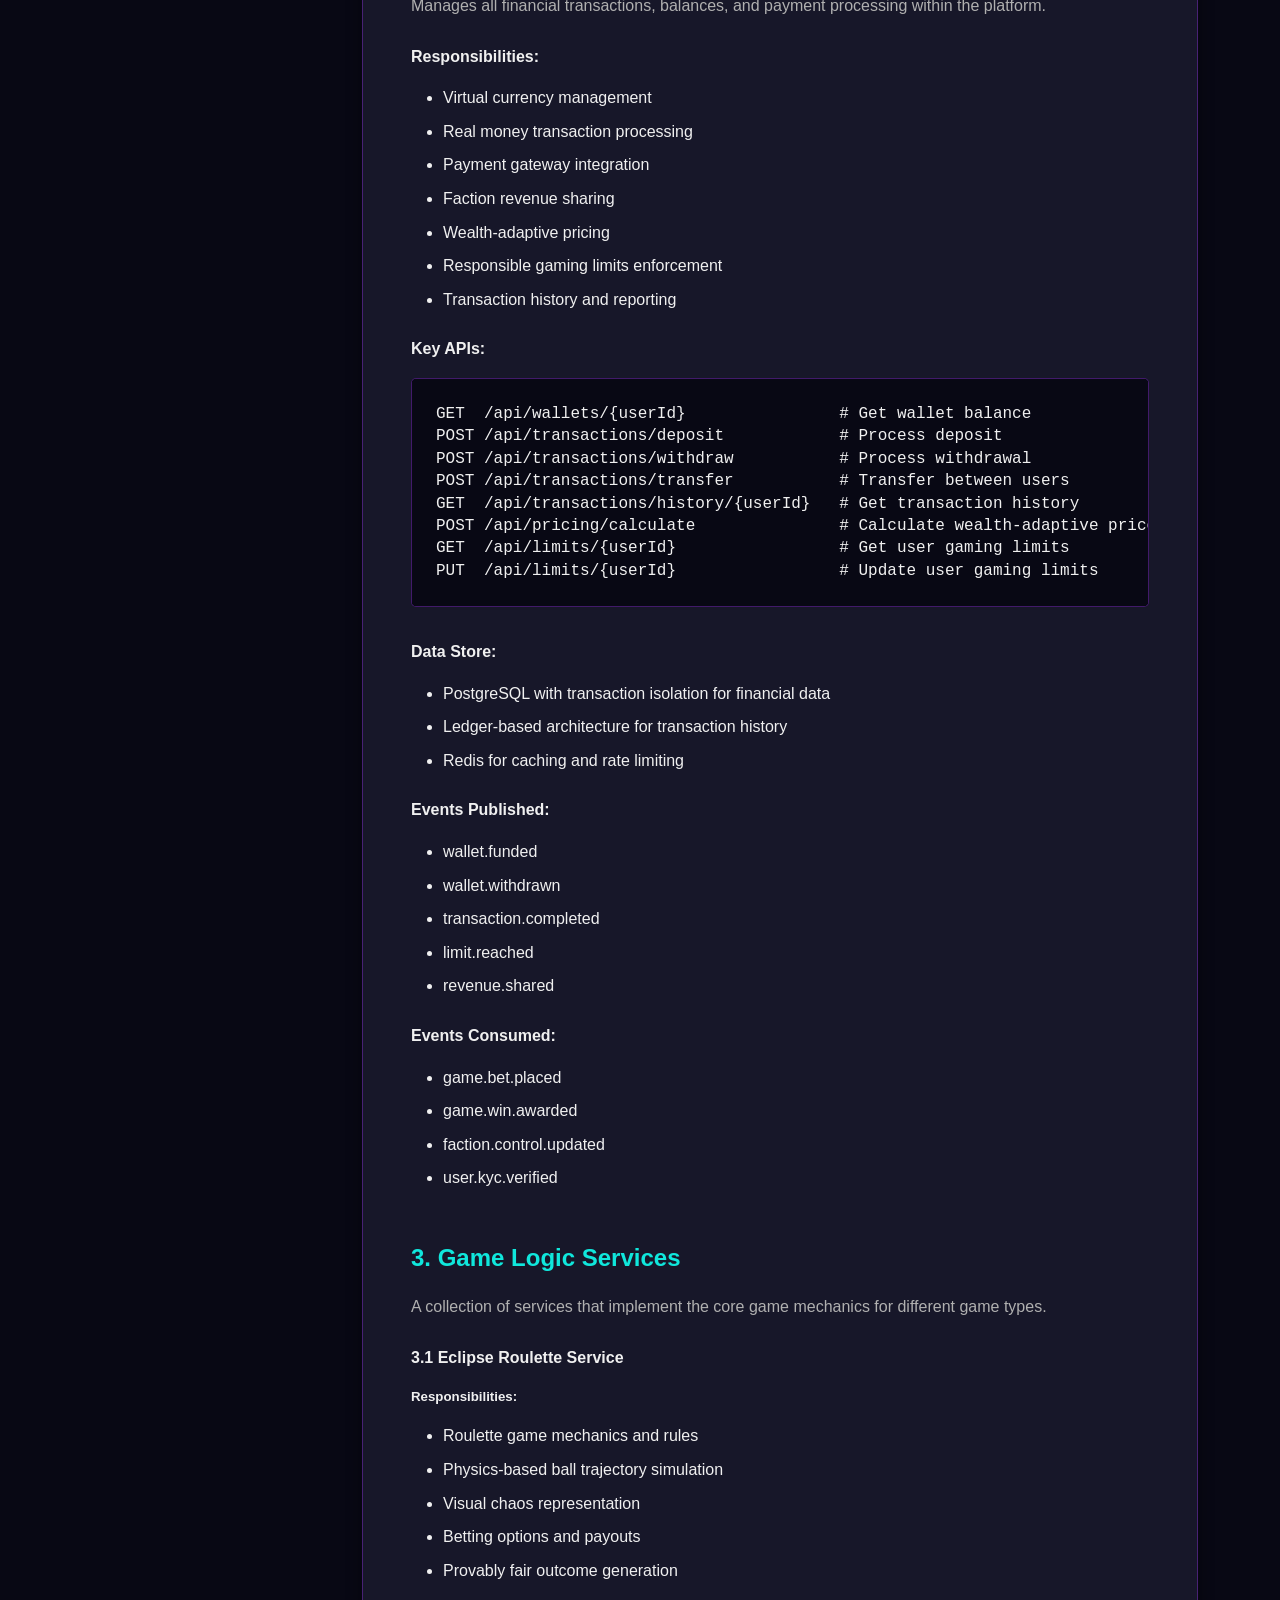
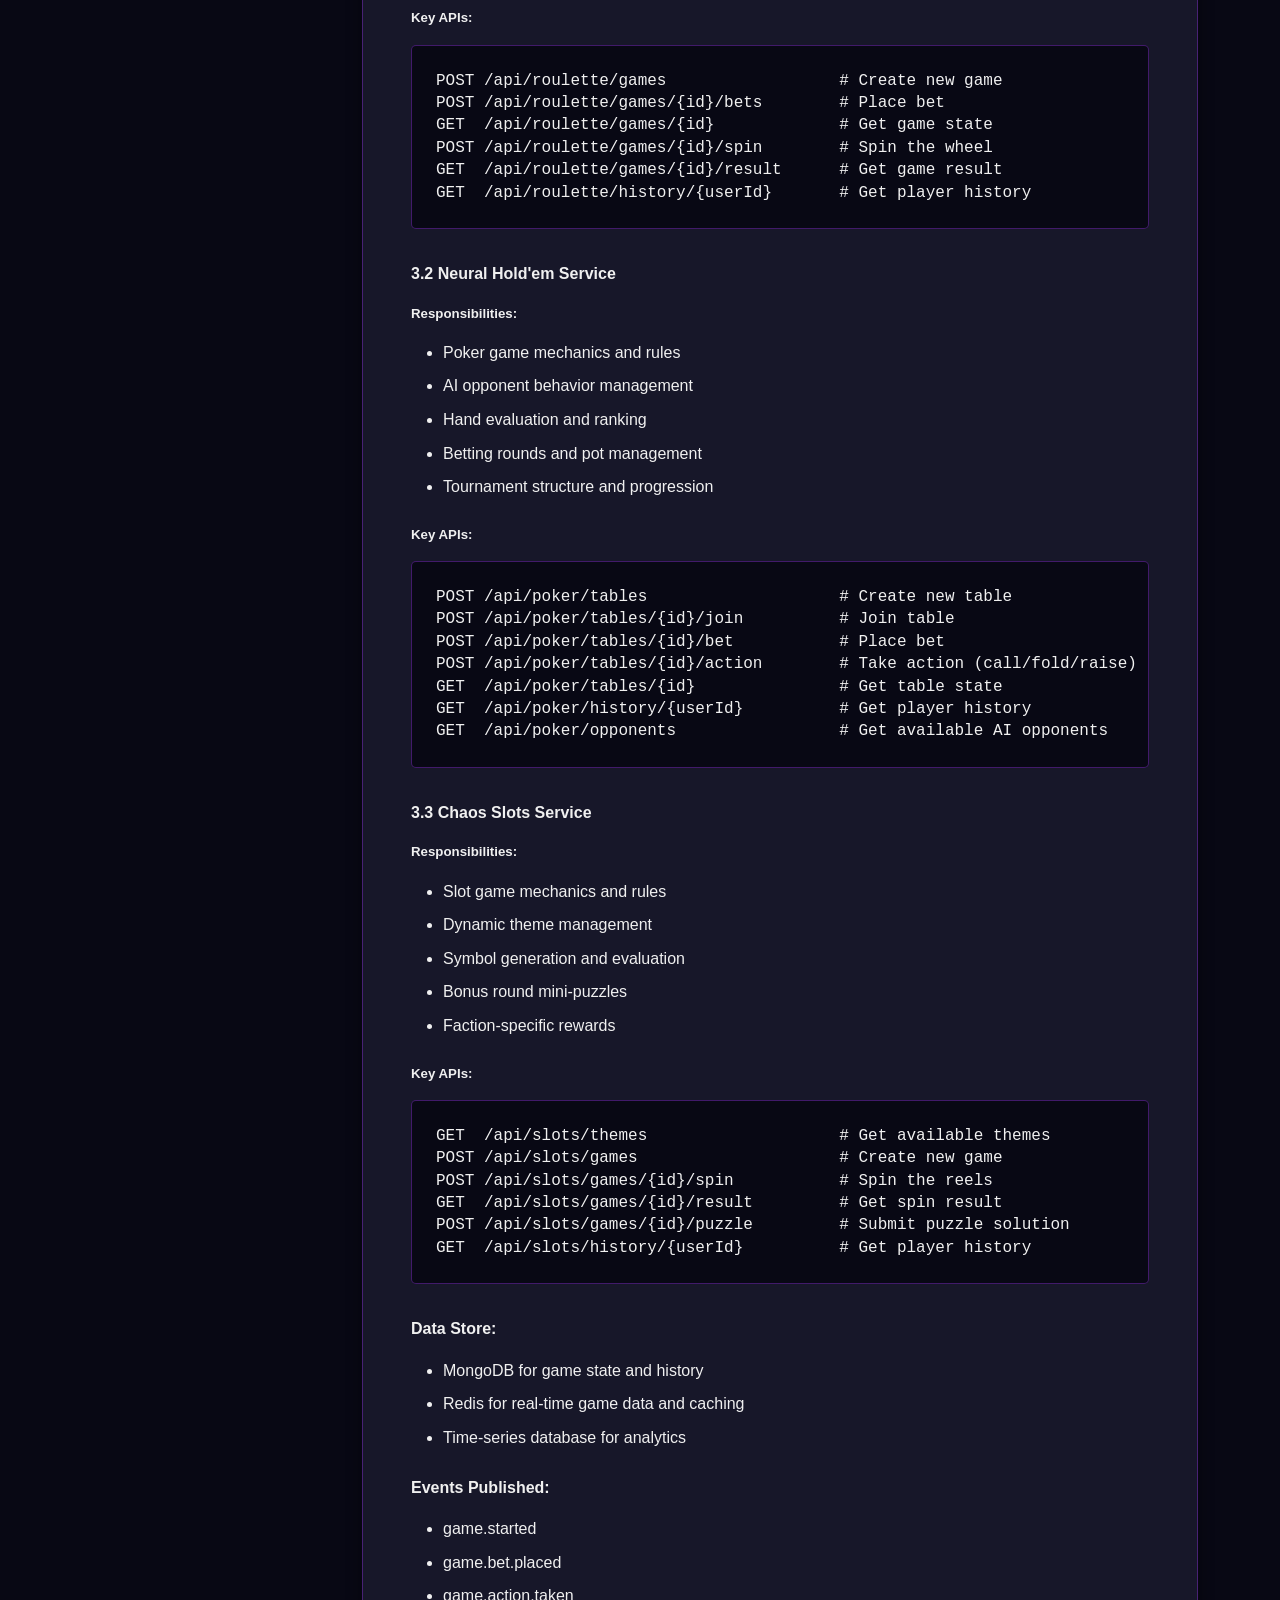
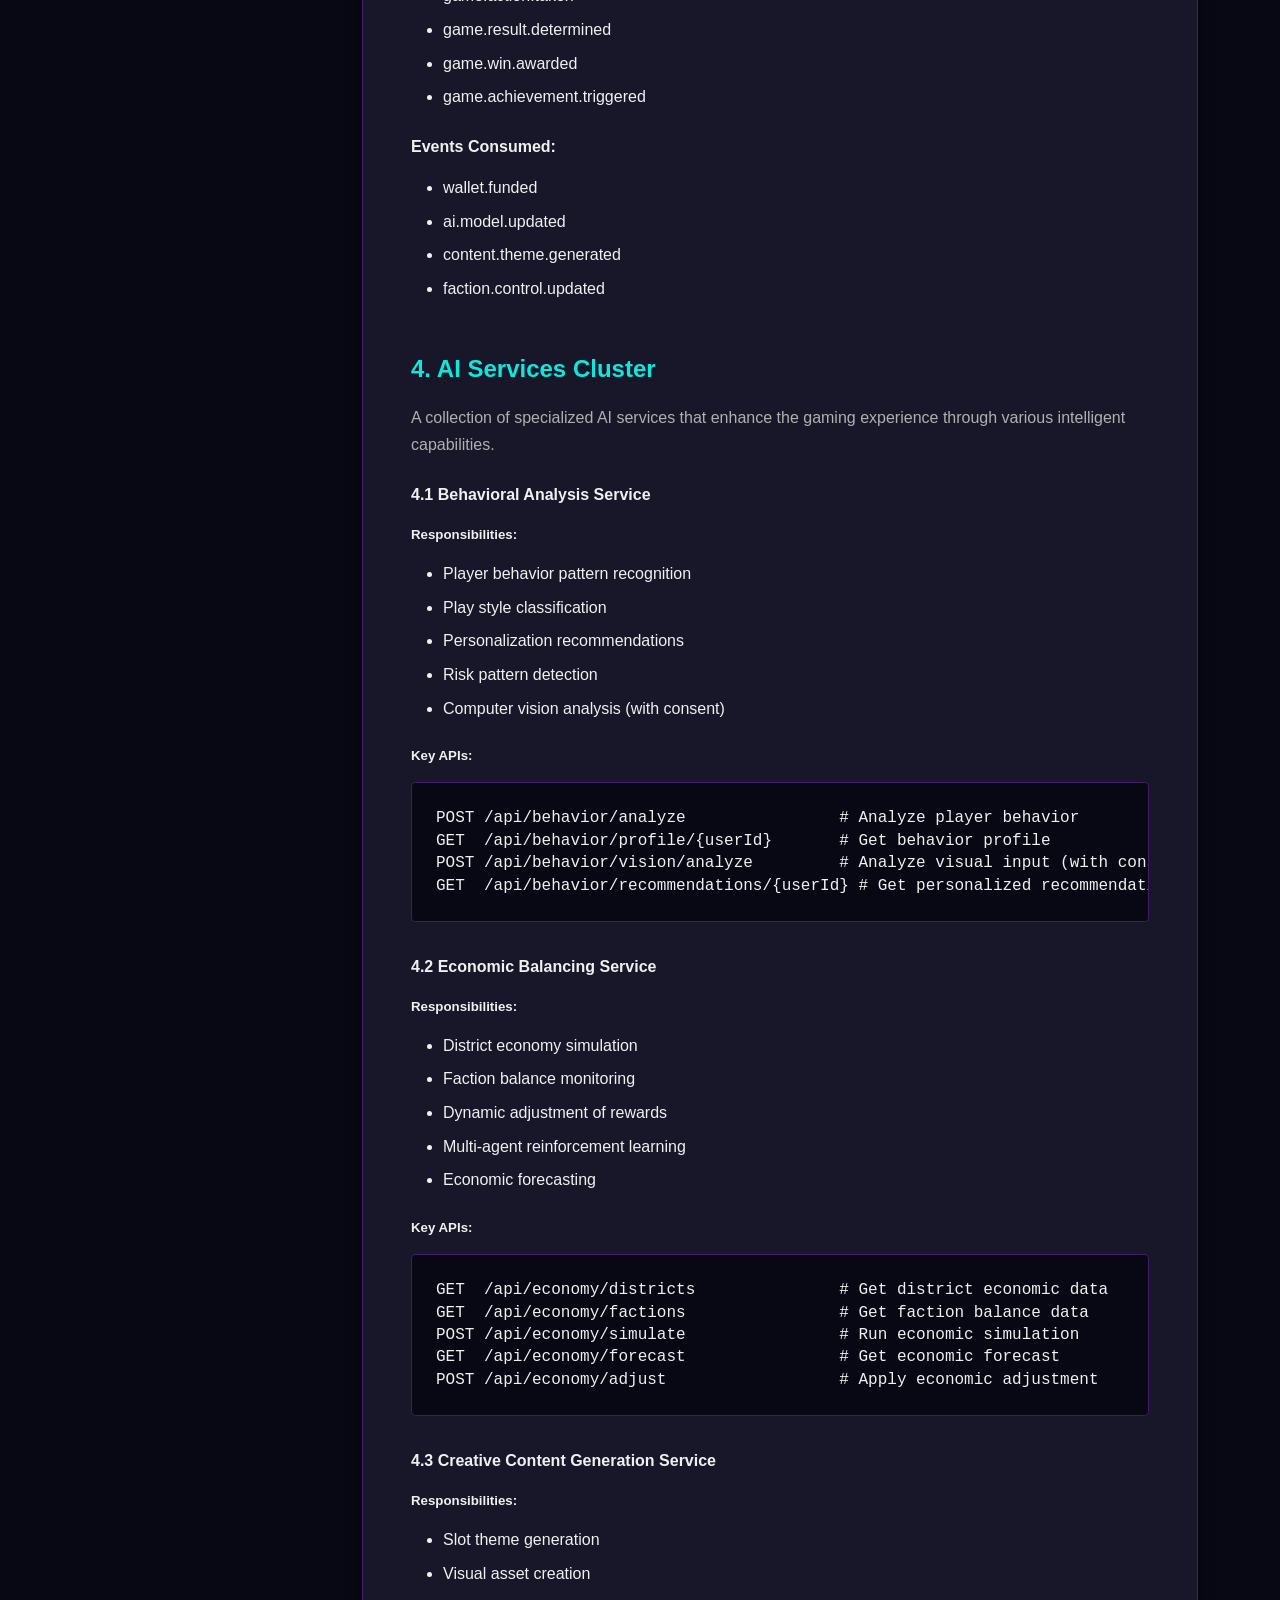
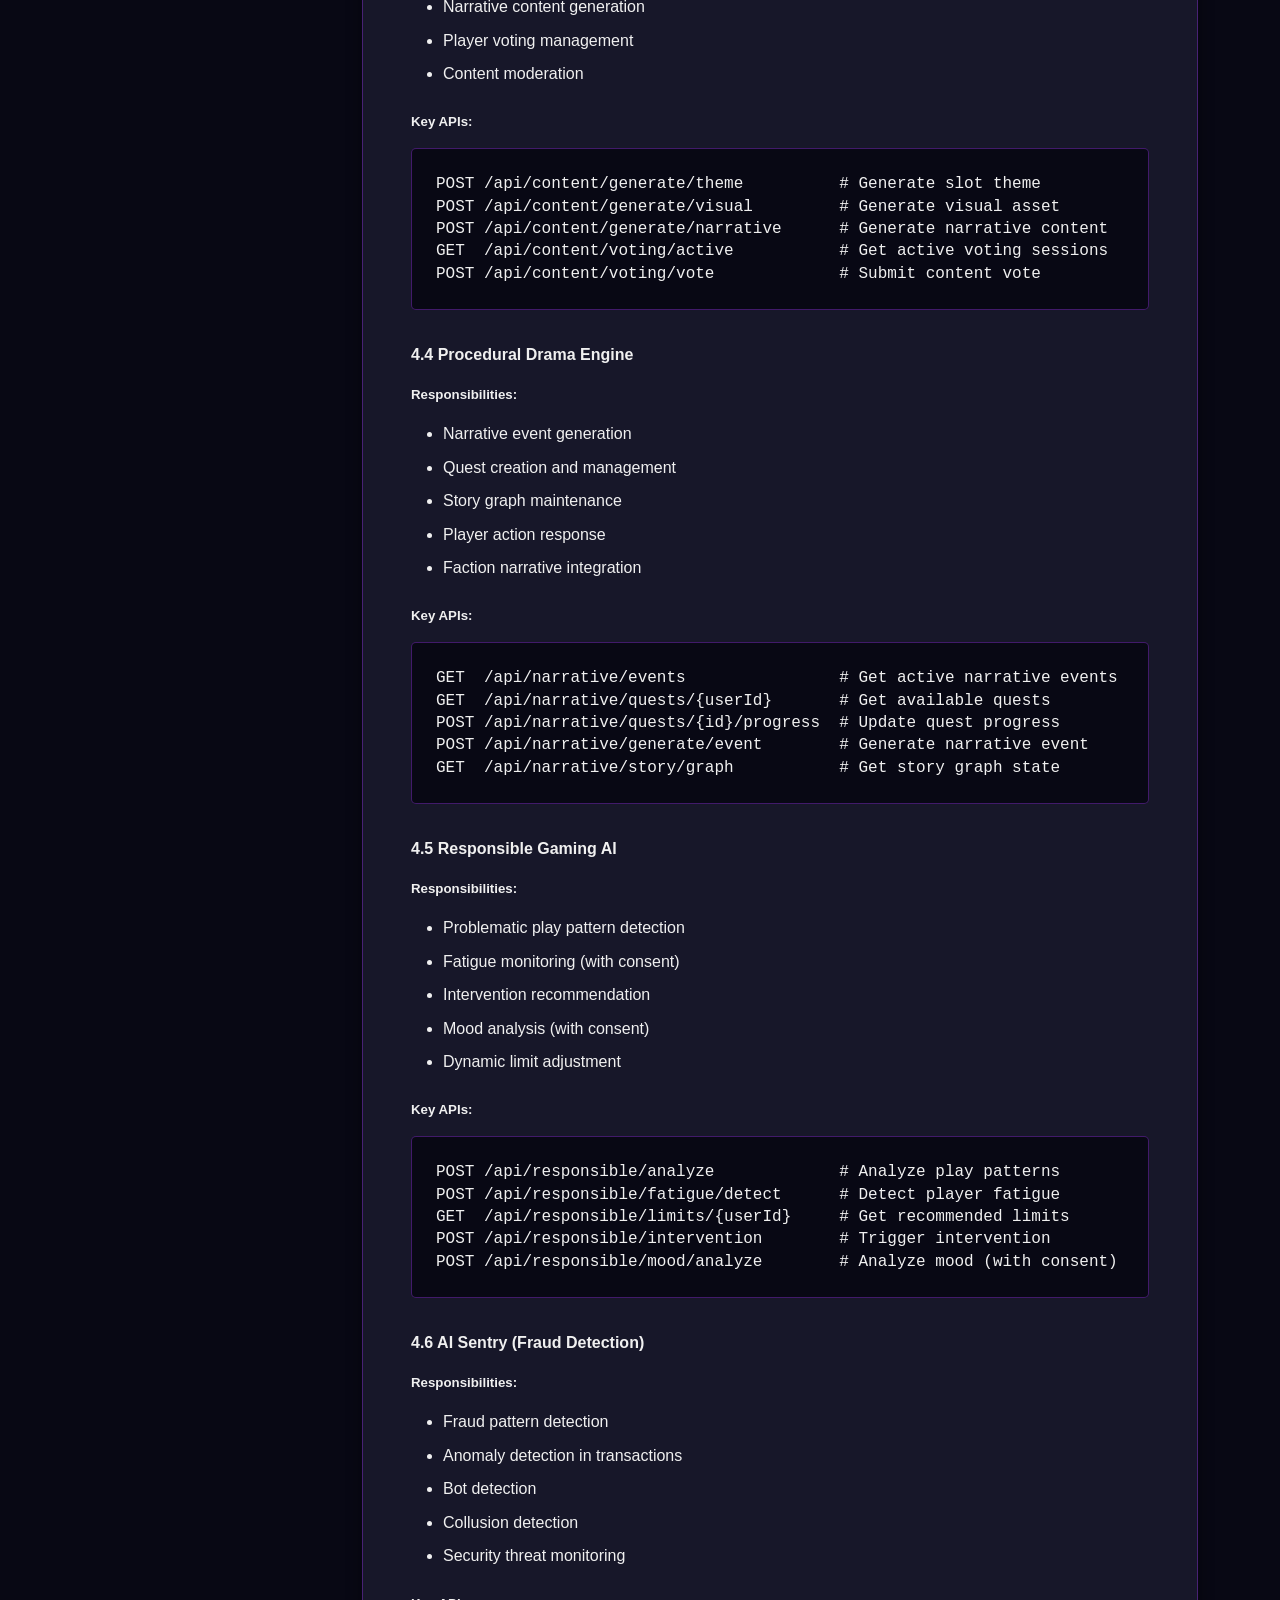
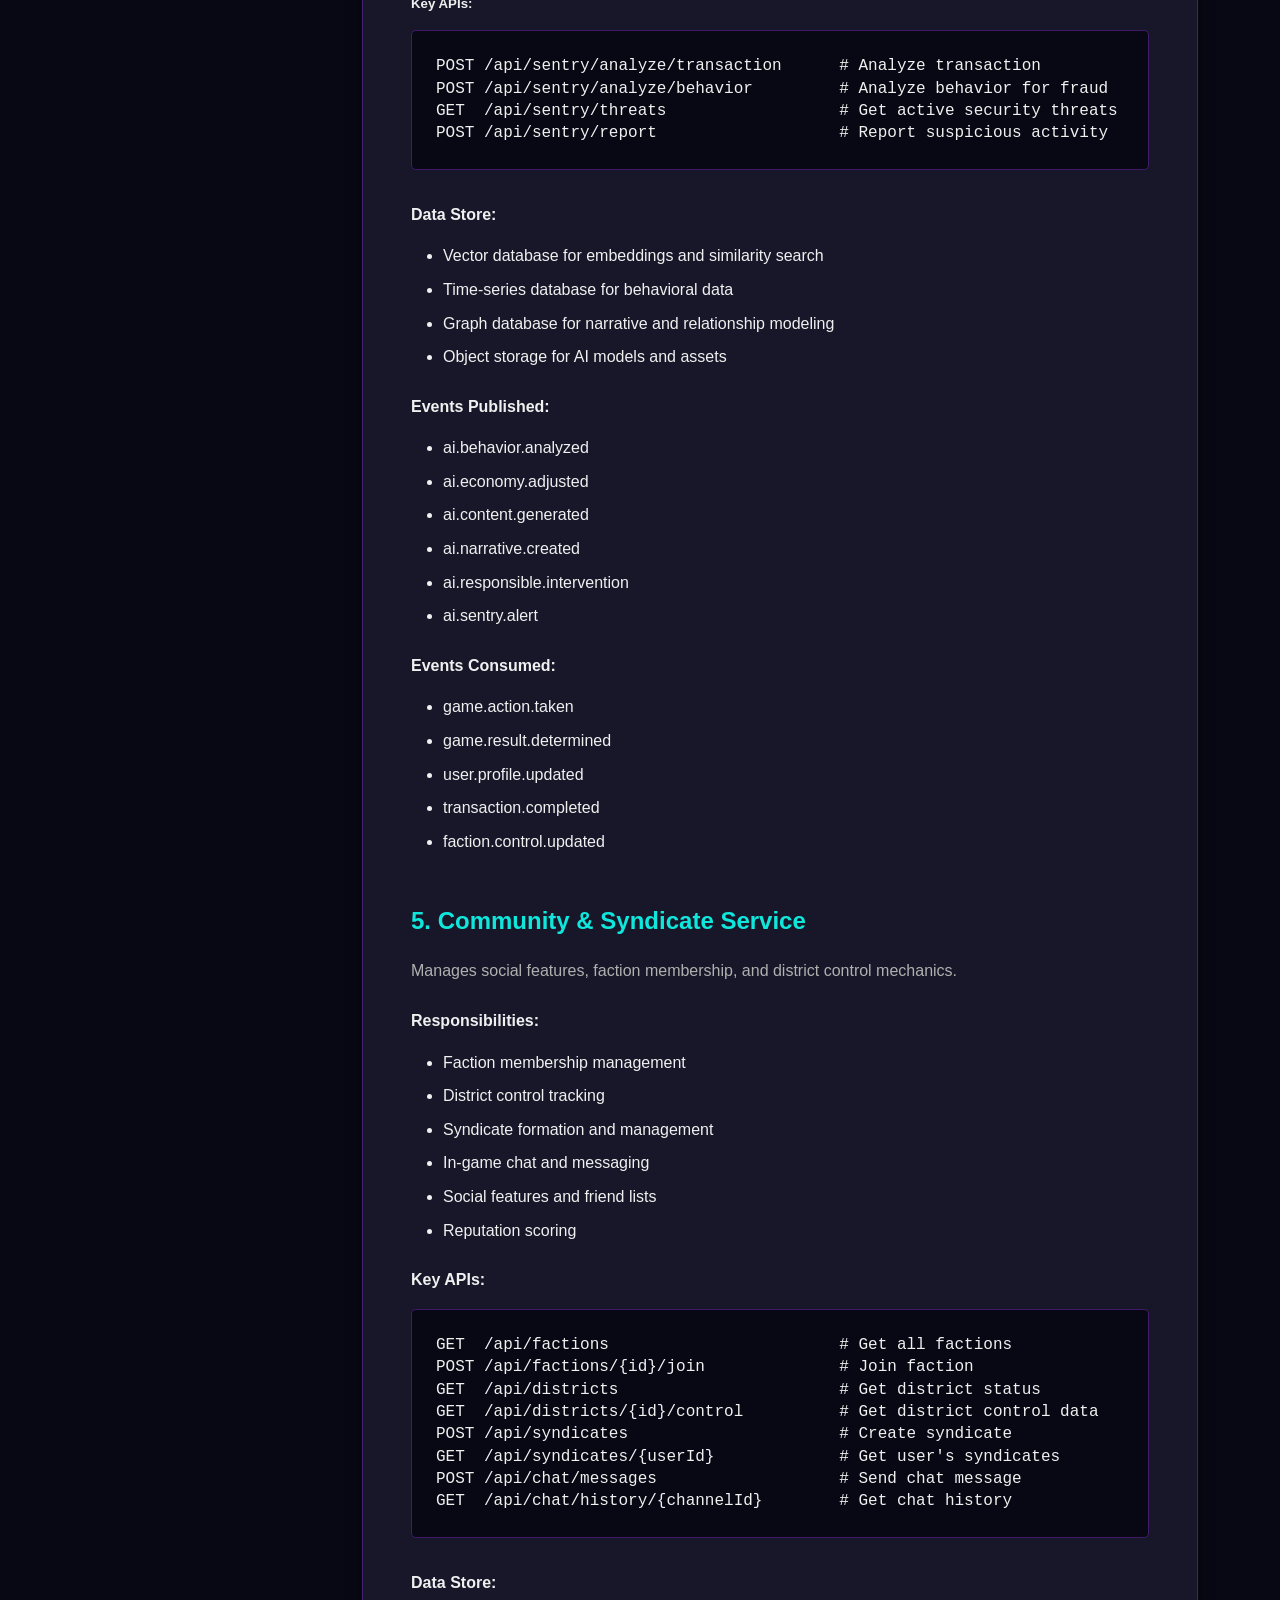
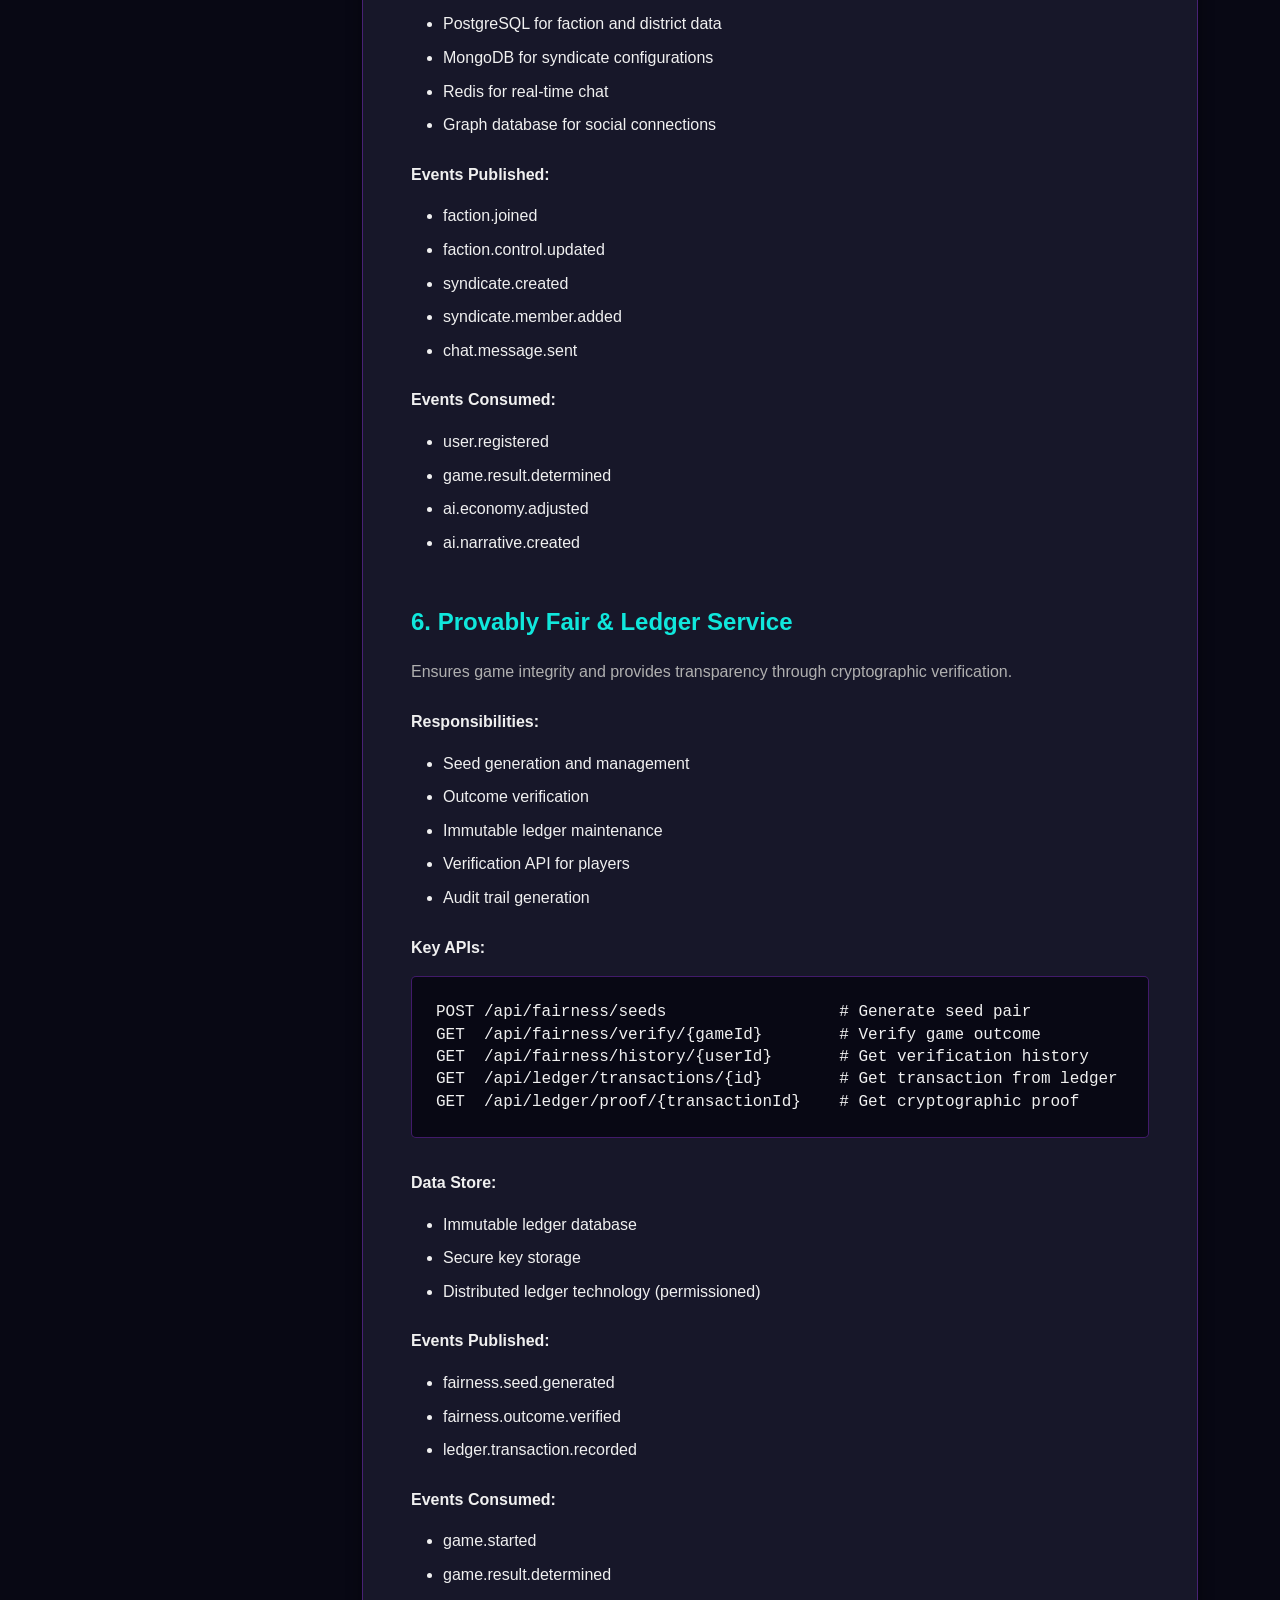
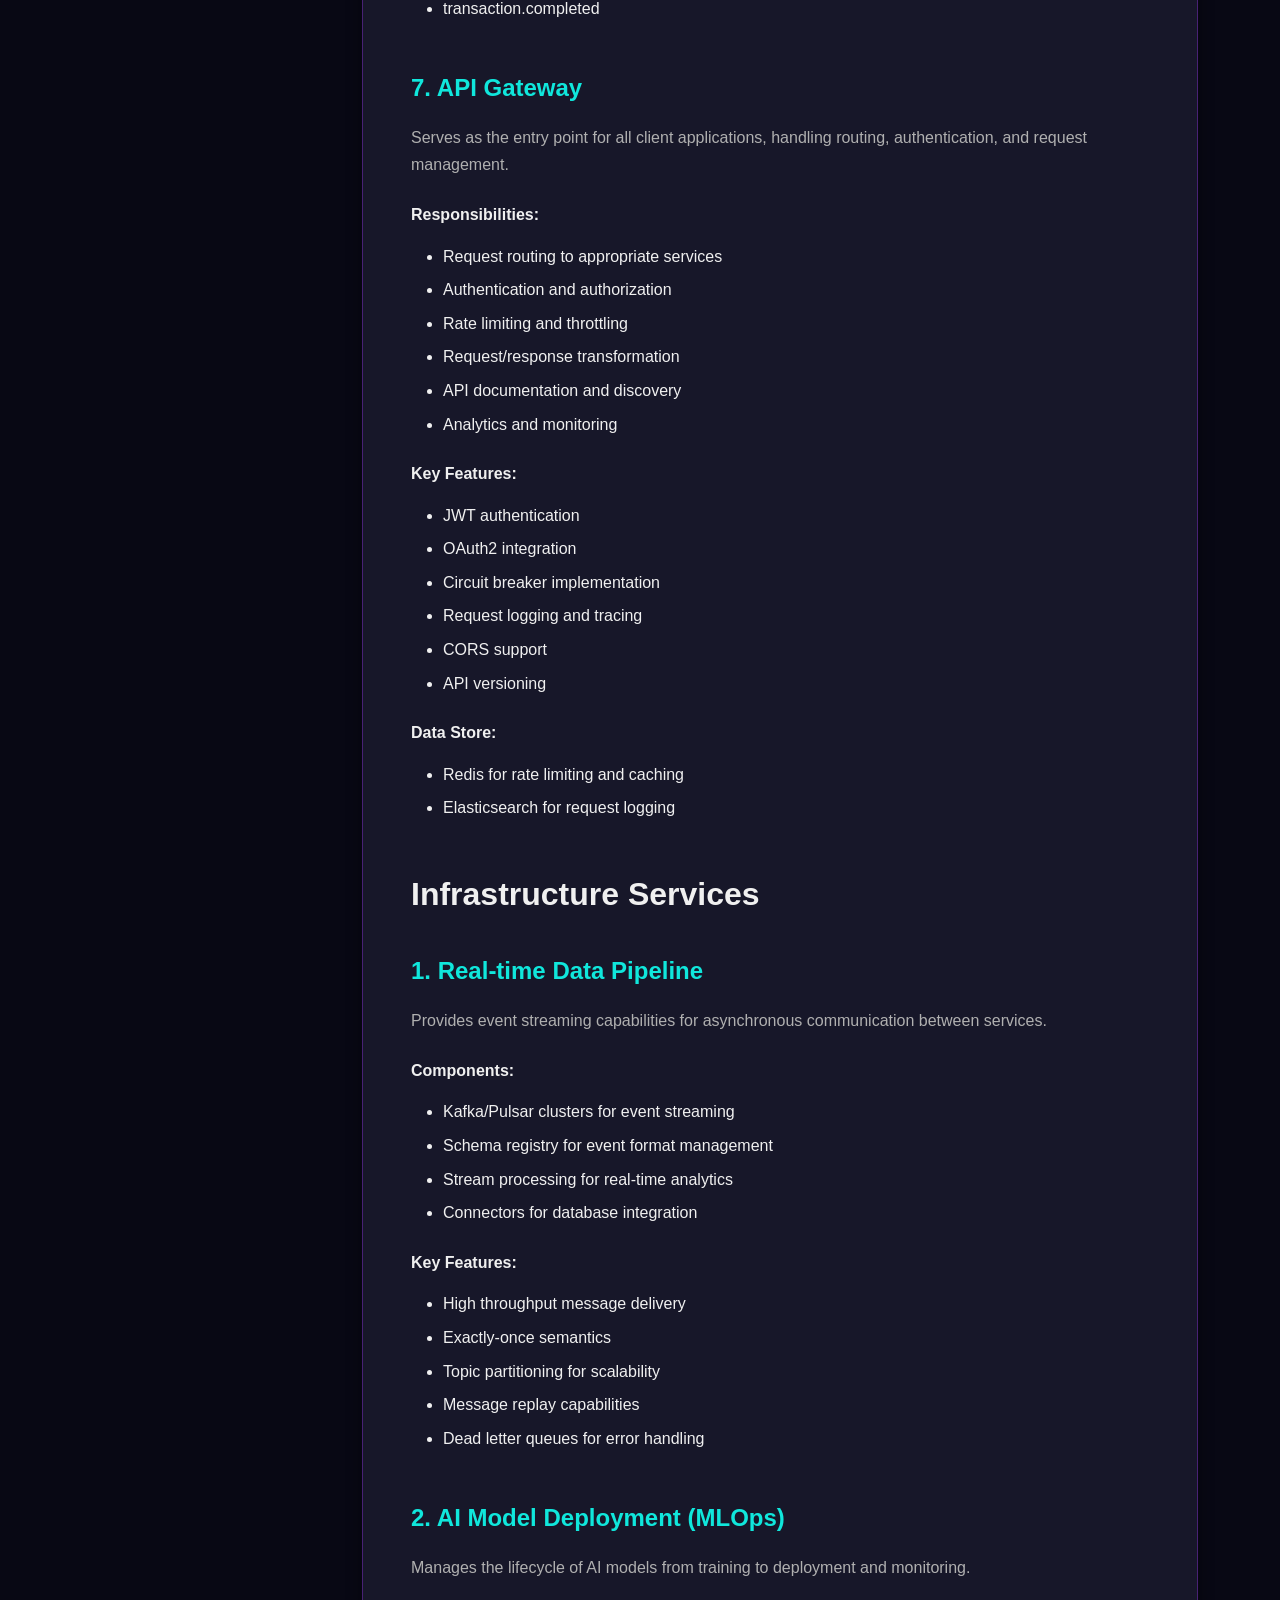
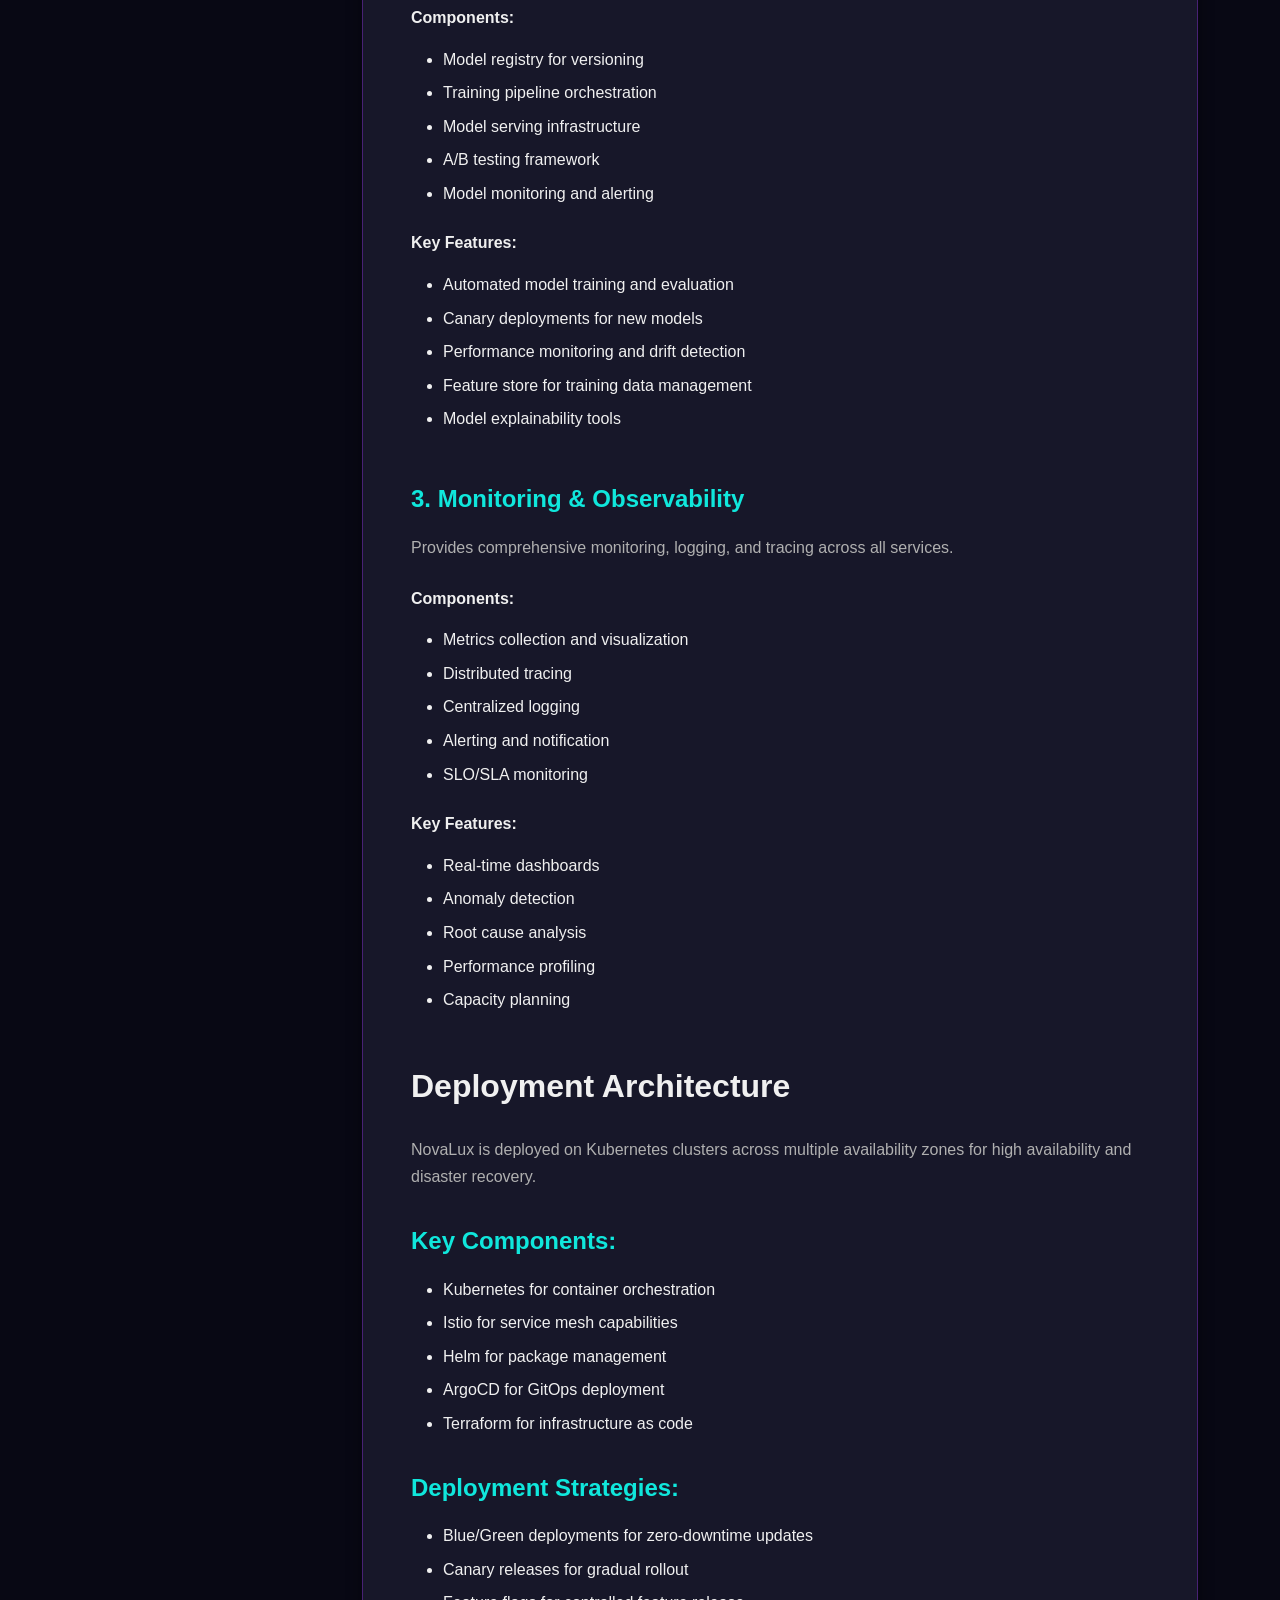
<file: pages/microservices.html>
<!DOCTYPE html>
<html lang="en">
<head>
    <meta charset="UTF-8">
    <meta name="viewport" content="width=device-width, initial-scale=1.0">
    <title>Microservices Architecture - NovaLux AI Casino</title>
    <link rel="stylesheet" href="../css/styles.css">
    <link rel="stylesheet" href="../css/documentation.css">
    <link rel="stylesheet" href="https://cdnjs.cloudflare.com/ajax/libs/font-awesome/6.0.0/css/all.min.css">
</head>
<body class="documentation-page">
    <header class="doc-header">
        <nav>
            <div class="logo">
                <a href="../index.html">
                    <h1>NovaLux</h1>
                    <span class="tagline">AI Casino</span>
                </a>
            </div>
            <ul class="nav-links">
                <li><a href="../index.html#overview">Overview</a></li>
                <li><a href="../index.html#features">Features</a></li>
                <li><a href="../index.html#architecture">Architecture</a></li>
                <li><a href="../index.html#games">Games</a></li>
                <li><a href="../index.html#ai">AI Systems</a></li>
                <li><a href="../index.html#roadmap">Roadmap</a></li>
            </ul>
        </nav>
    </header>

    <div class="documentation-container">
        <aside class="doc-sidebar">
            <div class="sidebar-header">
                <h3>Documentation</h3>
            </div>
            <ul class="doc-nav">
                <li><a href="system-overview.html">System Overview</a></li>
                <li class="active"><a href="microservices.html">Microservices Architecture</a></li>
                <li><a href="ai-components.html">AI Components</a></li>
                <li><a href="game-features.html">Game Features</a></li>
            </ul>
        </aside>

        <main class="doc-content">
            <article>
                <h1>NovaLux AI Casino - Microservices Architecture</h1>

                <section>
                    <h2>Introduction</h2>
                    <p>The NovaLux AI Casino platform is built on a robust microservices architecture that enables scalability, resilience, and rapid feature development. This document details the individual microservices that make up the platform, their responsibilities, and how they interact to create the complete NovaLux experience.</p>
                </section>

                <section>
                    <h2>Architecture Overview</h2>
                    <p>NovaLux employs a cloud-native microservices architecture deployed on Kubernetes. Services communicate primarily through asynchronous event streaming via Kafka/Pulsar, with synchronous REST APIs for direct interactions. This approach allows for independent scaling, deployment, and resilience of each component.</p>

                    <h3>Key Architectural Principles</h3>
                    <ul>
                        <li><strong>Service Autonomy</strong>: Each service owns its data and business logic</li>
                        <li><strong>Event-Driven Communication</strong>: Services publish events that others can subscribe to</li>
                        <li><strong>Polyglot Persistence</strong>: Each service uses the most appropriate database technology</li>
                        <li><strong>API Gateway Pattern</strong>: Centralized entry point for client applications</li>
                        <li><strong>Circuit Breaker Pattern</strong>: Prevents cascading failures across services</li>
                        <li><strong>CQRS</strong>: Separation of command and query responsibilities where appropriate</li>
                    </ul>
                </section>

                <section>
                    <h2>Core Services</h2>

                    <h3>1. User Authentication & Profile Service</h3>
                    <p>Manages user identity, authentication, and profile data across the platform.</p>
                    
                    <h4>Responsibilities:</h4>
                    <ul>
                        <li>User registration and account management</li>
                        <li>Authentication and authorization</li>
                        <li>Profile data storage and retrieval</li>
                        <li>Avatar customization and management</li>
                        <li>Achievement tracking and badges</li>
                        <li>Zero-Knowledge KYC verification</li>
                    </ul>
                    
                    <h4>Key APIs:</h4>
                    <div class="code-block">
<pre>
POST /api/users/register           # Create new user account
POST /api/auth/login               # Authenticate user
GET  /api/users/{id}               # Get user profile
PUT  /api/users/{id}               # Update user profile
POST /api/users/{id}/avatar        # Update user avatar
GET  /api/users/{id}/achievements  # Get user achievements
POST /api/kyc/verify               # Submit KYC verification
</pre>
                    </div>
                    
                    <h4>Data Store:</h4>
                    <ul>
                        <li>PostgreSQL for relational user data</li>
                        <li>Redis for session management</li>
                        <li>Secure vault for sensitive KYC data</li>
                    </ul>
                    
                    <h4>Events Published:</h4>
                    <ul>
                        <li>user.registered</li>
                        <li>user.profile.updated</li>
                        <li>user.achievement.unlocked</li>
                        <li>user.kyc.verified</li>
                    </ul>
                    
                    <h4>Events Consumed:</h4>
                    <ul>
                        <li>game.achievement.triggered</li>
                        <li>faction.status.updated</li>
                    </ul>
                </section>

                <section>
                    <h3>2. Wallet & Transaction Service</h3>
                    <p>Manages all financial transactions, balances, and payment processing within the platform.</p>
                    
                    <h4>Responsibilities:</h4>
                    <ul>
                        <li>Virtual currency management</li>
                        <li>Real money transaction processing</li>
                        <li>Payment gateway integration</li>
                        <li>Faction revenue sharing</li>
                        <li>Wealth-adaptive pricing</li>
                        <li>Responsible gaming limits enforcement</li>
                        <li>Transaction history and reporting</li>
                    </ul>
                    
                    <h4>Key APIs:</h4>
                    <div class="code-block">
<pre>
GET  /api/wallets/{userId}                # Get wallet balance
POST /api/transactions/deposit            # Process deposit
POST /api/transactions/withdraw           # Process withdrawal
POST /api/transactions/transfer           # Transfer between users
GET  /api/transactions/history/{userId}   # Get transaction history
POST /api/pricing/calculate               # Calculate wealth-adaptive price
GET  /api/limits/{userId}                 # Get user gaming limits
PUT  /api/limits/{userId}                 # Update user gaming limits
</pre>
                    </div>
                    
                    <h4>Data Store:</h4>
                    <ul>
                        <li>PostgreSQL with transaction isolation for financial data</li>
                        <li>Ledger-based architecture for transaction history</li>
                        <li>Redis for caching and rate limiting</li>
                    </ul>
                    
                    <h4>Events Published:</h4>
                    <ul>
                        <li>wallet.funded</li>
                        <li>wallet.withdrawn</li>
                        <li>transaction.completed</li>
                        <li>limit.reached</li>
                        <li>revenue.shared</li>
                    </ul>
                    
                    <h4>Events Consumed:</h4>
                    <ul>
                        <li>game.bet.placed</li>
                        <li>game.win.awarded</li>
                        <li>faction.control.updated</li>
                        <li>user.kyc.verified</li>
                    </ul>
                </section>

                <section>
                    <h3>3. Game Logic Services</h3>
                    <p>A collection of services that implement the core game mechanics for different game types.</p>
                    
                    <h4>3.1 Eclipse Roulette Service</h4>
                    <h5>Responsibilities:</h5>
                    <ul>
                        <li>Roulette game mechanics and rules</li>
                        <li>Physics-based ball trajectory simulation</li>
                        <li>Visual chaos representation</li>
                        <li>Betting options and payouts</li>
                        <li>Provably fair outcome generation</li>
                    </ul>
                    
                    <h5>Key APIs:</h5>
                    <div class="code-block">
<pre>
POST /api/roulette/games                  # Create new game
POST /api/roulette/games/{id}/bets        # Place bet
GET  /api/roulette/games/{id}             # Get game state
POST /api/roulette/games/{id}/spin        # Spin the wheel
GET  /api/roulette/games/{id}/result      # Get game result
GET  /api/roulette/history/{userId}       # Get player history
</pre>
                    </div>
                    
                    <h4>3.2 Neural Hold'em Service</h4>
                    <h5>Responsibilities:</h5>
                    <ul>
                        <li>Poker game mechanics and rules</li>
                        <li>AI opponent behavior management</li>
                        <li>Hand evaluation and ranking</li>
                        <li>Betting rounds and pot management</li>
                        <li>Tournament structure and progression</li>
                    </ul>
                    
                    <h5>Key APIs:</h5>
                    <div class="code-block">
<pre>
POST /api/poker/tables                    # Create new table
POST /api/poker/tables/{id}/join          # Join table
POST /api/poker/tables/{id}/bet           # Place bet
POST /api/poker/tables/{id}/action        # Take action (call/fold/raise)
GET  /api/poker/tables/{id}               # Get table state
GET  /api/poker/history/{userId}          # Get player history
GET  /api/poker/opponents                 # Get available AI opponents
</pre>
                    </div>
                    
                    <h4>3.3 Chaos Slots Service</h4>
                    <h5>Responsibilities:</h5>
                    <ul>
                        <li>Slot game mechanics and rules</li>
                        <li>Dynamic theme management</li>
                        <li>Symbol generation and evaluation</li>
                        <li>Bonus round mini-puzzles</li>
                        <li>Faction-specific rewards</li>
                    </ul>
                    
                    <h5>Key APIs:</h5>
                    <div class="code-block">
<pre>
GET  /api/slots/themes                    # Get available themes
POST /api/slots/games                     # Create new game
POST /api/slots/games/{id}/spin           # Spin the reels
GET  /api/slots/games/{id}/result         # Get spin result
POST /api/slots/games/{id}/puzzle         # Submit puzzle solution
GET  /api/slots/history/{userId}          # Get player history
</pre>
                    </div>
                    
                    <h4>Data Store:</h4>
                    <ul>
                        <li>MongoDB for game state and history</li>
                        <li>Redis for real-time game data and caching</li>
                        <li>Time-series database for analytics</li>
                    </ul>
                    
                    <h4>Events Published:</h4>
                    <ul>
                        <li>game.started</li>
                        <li>game.bet.placed</li>
                        <li>game.action.taken</li>
                        <li>game.result.determined</li>
                        <li>game.win.awarded</li>
                        <li>game.achievement.triggered</li>
                    </ul>
                    
                    <h4>Events Consumed:</h4>
                    <ul>
                        <li>wallet.funded</li>
                        <li>ai.model.updated</li>
                        <li>content.theme.generated</li>
                        <li>faction.control.updated</li>
                    </ul>
                </section>

                <section>
                    <h3>4. AI Services Cluster</h3>
                    <p>A collection of specialized AI services that enhance the gaming experience through various intelligent capabilities.</p>
                    
                    <h4>4.1 Behavioral Analysis Service</h4>
                    <h5>Responsibilities:</h5>
                    <ul>
                        <li>Player behavior pattern recognition</li>
                        <li>Play style classification</li>
                        <li>Personalization recommendations</li>
                        <li>Risk pattern detection</li>
                        <li>Computer vision analysis (with consent)</li>
                    </ul>
                    
                    <h5>Key APIs:</h5>
                    <div class="code-block">
<pre>
POST /api/behavior/analyze                # Analyze player behavior
GET  /api/behavior/profile/{userId}       # Get behavior profile
POST /api/behavior/vision/analyze         # Analyze visual input (with consent)
GET  /api/behavior/recommendations/{userId} # Get personalized recommendations
</pre>
                    </div>
                    
                    <h4>4.2 Economic Balancing Service</h4>
                    <h5>Responsibilities:</h5>
                    <ul>
                        <li>District economy simulation</li>
                        <li>Faction balance monitoring</li>
                        <li>Dynamic adjustment of rewards</li>
                        <li>Multi-agent reinforcement learning</li>
                        <li>Economic forecasting</li>
                    </ul>
                    
                    <h5>Key APIs:</h5>
                    <div class="code-block">
<pre>
GET  /api/economy/districts               # Get district economic data
GET  /api/economy/factions                # Get faction balance data
POST /api/economy/simulate                # Run economic simulation
GET  /api/economy/forecast                # Get economic forecast
POST /api/economy/adjust                  # Apply economic adjustment
</pre>
                    </div>
                    
                    <h4>4.3 Creative Content Generation Service</h4>
                    <h5>Responsibilities:</h5>
                    <ul>
                        <li>Slot theme generation</li>
                        <li>Visual asset creation</li>
                        <li>Narrative content generation</li>
                        <li>Player voting management</li>
                        <li>Content moderation</li>
                    </ul>
                    
                    <h5>Key APIs:</h5>
                    <div class="code-block">
<pre>
POST /api/content/generate/theme          # Generate slot theme
POST /api/content/generate/visual         # Generate visual asset
POST /api/content/generate/narrative      # Generate narrative content
GET  /api/content/voting/active           # Get active voting sessions
POST /api/content/voting/vote             # Submit content vote
</pre>
                    </div>
                    
                    <h4>4.4 Procedural Drama Engine</h4>
                    <h5>Responsibilities:</h5>
                    <ul>
                        <li>Narrative event generation</li>
                        <li>Quest creation and management</li>
                        <li>Story graph maintenance</li>
                        <li>Player action response</li>
                        <li>Faction narrative integration</li>
                    </ul>
                    
                    <h5>Key APIs:</h5>
                    <div class="code-block">
<pre>
GET  /api/narrative/events                # Get active narrative events
GET  /api/narrative/quests/{userId}       # Get available quests
POST /api/narrative/quests/{id}/progress  # Update quest progress
POST /api/narrative/generate/event        # Generate narrative event
GET  /api/narrative/story/graph           # Get story graph state
</pre>
                    </div>
                    
                    <h4>4.5 Responsible Gaming AI</h4>
                    <h5>Responsibilities:</h5>
                    <ul>
                        <li>Problematic play pattern detection</li>
                        <li>Fatigue monitoring (with consent)</li>
                        <li>Intervention recommendation</li>
                        <li>Mood analysis (with consent)</li>
                        <li>Dynamic limit adjustment</li>
                    </ul>
                    
                    <h5>Key APIs:</h5>
                    <div class="code-block">
<pre>
POST /api/responsible/analyze             # Analyze play patterns
POST /api/responsible/fatigue/detect      # Detect player fatigue
GET  /api/responsible/limits/{userId}     # Get recommended limits
POST /api/responsible/intervention        # Trigger intervention
POST /api/responsible/mood/analyze        # Analyze mood (with consent)
</pre>
                    </div>
                    
                    <h4>4.6 AI Sentry (Fraud Detection)</h4>
                    <h5>Responsibilities:</h5>
                    <ul>
                        <li>Fraud pattern detection</li>
                        <li>Anomaly detection in transactions</li>
                        <li>Bot detection</li>
                        <li>Collusion detection</li>
                        <li>Security threat monitoring</li>
                    </ul>
                    
                    <h5>Key APIs:</h5>
                    <div class="code-block">
<pre>
POST /api/sentry/analyze/transaction      # Analyze transaction
POST /api/sentry/analyze/behavior         # Analyze behavior for fraud
GET  /api/sentry/threats                  # Get active security threats
POST /api/sentry/report                   # Report suspicious activity
</pre>
                    </div>
                    
                    <h4>Data Store:</h4>
                    <ul>
                        <li>Vector database for embeddings and similarity search</li>
                        <li>Time-series database for behavioral data</li>
                        <li>Graph database for narrative and relationship modeling</li>
                        <li>Object storage for AI models and assets</li>
                    </ul>
                    
                    <h4>Events Published:</h4>
                    <ul>
                        <li>ai.behavior.analyzed</li>
                        <li>ai.economy.adjusted</li>
                        <li>ai.content.generated</li>
                        <li>ai.narrative.created</li>
                        <li>ai.responsible.intervention</li>
                        <li>ai.sentry.alert</li>
                    </ul>
                    
                    <h4>Events Consumed:</h4>
                    <ul>
                        <li>game.action.taken</li>
                        <li>game.result.determined</li>
                        <li>user.profile.updated</li>
                        <li>transaction.completed</li>
                        <li>faction.control.updated</li>
                    </ul>
                </section>

                <section>
                    <h3>5. Community & Syndicate Service</h3>
                    <p>Manages social features, faction membership, and district control mechanics.</p>
                    
                    <h4>Responsibilities:</h4>
                    <ul>
                        <li>Faction membership management</li>
                        <li>District control tracking</li>
                        <li>Syndicate formation and management</li>
                        <li>In-game chat and messaging</li>
                        <li>Social features and friend lists</li>
                        <li>Reputation scoring</li>
                    </ul>
                    
                    <h4>Key APIs:</h4>
                    <div class="code-block">
<pre>
GET  /api/factions                        # Get all factions
POST /api/factions/{id}/join              # Join faction
GET  /api/districts                       # Get district status
GET  /api/districts/{id}/control          # Get district control data
POST /api/syndicates                      # Create syndicate
GET  /api/syndicates/{userId}             # Get user's syndicates
POST /api/chat/messages                   # Send chat message
GET  /api/chat/history/{channelId}        # Get chat history
</pre>
                    </div>
                    
                    <h4>Data Store:</h4>
                    <ul>
                        <li>PostgreSQL for faction and district data</li>
                        <li>MongoDB for syndicate configurations</li>
                        <li>Redis for real-time chat</li>
                        <li>Graph database for social connections</li>
                    </ul>
                    
                    <h4>Events Published:</h4>
                    <ul>
                        <li>faction.joined</li>
                        <li>faction.control.updated</li>
                        <li>syndicate.created</li>
                        <li>syndicate.member.added</li>
                        <li>chat.message.sent</li>
                    </ul>
                    
                    <h4>Events Consumed:</h4>
                    <ul>
                        <li>user.registered</li>
                        <li>game.result.determined</li>
                        <li>ai.economy.adjusted</li>
                        <li>ai.narrative.created</li>
                    </ul>
                </section>

                <section>
                    <h3>6. Provably Fair & Ledger Service</h3>
                    <p>Ensures game integrity and provides transparency through cryptographic verification.</p>
                    
                    <h4>Responsibilities:</h4>
                    <ul>
                        <li>Seed generation and management</li>
                        <li>Outcome verification</li>
                        <li>Immutable ledger maintenance</li>
                        <li>Verification API for players</li>
                        <li>Audit trail generation</li>
                    </ul>
                    
                    <h4>Key APIs:</h4>
                    <div class="code-block">
<pre>
POST /api/fairness/seeds                  # Generate seed pair
GET  /api/fairness/verify/{gameId}        # Verify game outcome
GET  /api/fairness/history/{userId}       # Get verification history
GET  /api/ledger/transactions/{id}        # Get transaction from ledger
GET  /api/ledger/proof/{transactionId}    # Get cryptographic proof
</pre>
                    </div>
                    
                    <h4>Data Store:</h4>
                    <ul>
                        <li>Immutable ledger database</li>
                        <li>Secure key storage</li>
                        <li>Distributed ledger technology (permissioned)</li>
                    </ul>
                    
                    <h4>Events Published:</h4>
                    <ul>
                        <li>fairness.seed.generated</li>
                        <li>fairness.outcome.verified</li>
                        <li>ledger.transaction.recorded</li>
                    </ul>
                    
                    <h4>Events Consumed:</h4>
                    <ul>
                        <li>game.started</li>
                        <li>game.result.determined</li>
                        <li>transaction.completed</li>
                    </ul>
                </section>

                <section>
                    <h3>7. API Gateway</h3>
                    <p>Serves as the entry point for all client applications, handling routing, authentication, and request management.</p>
                    
                    <h4>Responsibilities:</h4>
                    <ul>
                        <li>Request routing to appropriate services</li>
                        <li>Authentication and authorization</li>
                        <li>Rate limiting and throttling</li>
                        <li>Request/response transformation</li>
                        <li>API documentation and discovery</li>
                        <li>Analytics and monitoring</li>
                    </ul>
                    
                    <h4>Key Features:</h4>
                    <ul>
                        <li>JWT authentication</li>
                        <li>OAuth2 integration</li>
                        <li>Circuit breaker implementation</li>
                        <li>Request logging and tracing</li>
                        <li>CORS support</li>
                        <li>API versioning</li>
                    </ul>
                    
                    <h4>Data Store:</h4>
                    <ul>
                        <li>Redis for rate limiting and caching</li>
                        <li>Elasticsearch for request logging</li>
                    </ul>
                </section>

                <section>
                    <h2>Infrastructure Services</h2>

                    <h3>1. Real-time Data Pipeline</h3>
                    <p>Provides event streaming capabilities for asynchronous communication between services.</p>
                    
                    <h4>Components:</h4>
                    <ul>
                        <li>Kafka/Pulsar clusters for event streaming</li>
                        <li>Schema registry for event format management</li>
                        <li>Stream processing for real-time analytics</li>
                        <li>Connectors for database integration</li>
                    </ul>
                    
                    <h4>Key Features:</h4>
                    <ul>
                        <li>High throughput message delivery</li>
                        <li>Exactly-once semantics</li>
                        <li>Topic partitioning for scalability</li>
                        <li>Message replay capabilities</li>
                        <li>Dead letter queues for error handling</li>
                    </ul>
                </section>

                <section>
                    <h3>2. AI Model Deployment (MLOps)</h3>
                    <p>Manages the lifecycle of AI models from training to deployment and monitoring.</p>
                    
                    <h4>Components:</h4>
                    <ul>
                        <li>Model registry for versioning</li>
                        <li>Training pipeline orchestration</li>
                        <li>Model serving infrastructure</li>
                        <li>A/B testing framework</li>
                        <li>Model monitoring and alerting</li>
                    </ul>
                    
                    <h4>Key Features:</h4>
                    <ul>
                        <li>Automated model training and evaluation</li>
                        <li>Canary deployments for new models</li>
                        <li>Performance monitoring and drift detection</li>
                        <li>Feature store for training data management</li>
                        <li>Model explainability tools</li>
                    </ul>
                </section>

                <section>
                    <h3>3. Monitoring & Observability</h3>
                    <p>Provides comprehensive monitoring, logging, and tracing across all services.</p>
                    
                    <h4>Components:</h4>
                    <ul>
                        <li>Metrics collection and visualization</li>
                        <li>Distributed tracing</li>
                        <li>Centralized logging</li>
                        <li>Alerting and notification</li>
                        <li>SLO/SLA monitoring</li>
                    </ul>
                    
                    <h4>Key Features:</h4>
                    <ul>
                        <li>Real-time dashboards</li>
                        <li>Anomaly detection</li>
                        <li>Root cause analysis</li>
                        <li>Performance profiling</li>
                        <li>Capacity planning</li>
                    </ul>
                </section>

                <section>
                    <h2>Deployment Architecture</h2>
                    <p>NovaLux is deployed on Kubernetes clusters across multiple availability zones for high availability and disaster recovery.</p>
                    
                    <h3>Key Components:</h3>
                    <ul>
                        <li>Kubernetes for container orchestration</li>
                        <li>Istio for service mesh capabilities</li>
                        <li>Helm for package management</li>
                        <li>ArgoCD for GitOps deployment</li>
                        <li>Terraform for infrastructure as code</li>
                    </ul>
                    
                    <h3>Deployment Strategies:</h3>
                    <ul>
                        <li>Blue/Green deployments for zero-downtime updates</li>
                        <li>Canary releases for gradual rollout</li>
                        <li>Feature flags for controlled feature release</li>
                        <li>Automated rollbacks for failed deployments</li>
                    </ul>
                    
                    <h3>Scaling Approach:</h3>
                    <ul>
                        <li>Horizontal pod autoscaling based on metrics</li>
                        <li>Vertical pod autoscaling for resource optimization</li>
                        <li>Global load balancing for geographic distribution</li>
                        <li>Database read replicas for query scaling</li>
                    </ul>
                </section>

                <section>
                    <h2>Security Architecture</h2>
                    <p>Security is implemented at multiple layers throughout the architecture.</p>
                    
                    <h3>Key Security Measures:</h3>
                    <ul>
                        <li>Network security with segmentation and firewalls</li>
                        <li>TLS encryption for all communications</li>
                        <li>JWT-based authentication with short-lived tokens</li>
                        <li>Role-based access control (RBAC)</li>
                        <li>Secrets management with vault</li>
                        <li>Container image scanning</li>
                        <li>Runtime security monitoring</li>
                        <li>Regular penetration testing</li>
                    </ul>
                    
                    <h3>Data Protection:</h3>
                    <ul>
                        <li>Encryption at rest for all sensitive data</li>
                        <li>Data anonymization for analytics</li>
                        <li>Secure key management</li>
                        <li>Regular security audits</li>
                        <li>GDPR compliance mechanisms</li>
                    </ul>
                </section>

                <div class="doc-navigation">
                    <div class="doc-nav-prev">
                        <a href="system-overview.html"><i class="fas fa-arrow-left"></i> Previous: System Overview</a>
                    </div>
                    <div class="doc-nav-next">
                        <a href="ai-components.html">Next: AI Components <i class="fas fa-arrow-right"></i></a>
                    </div>
                </div>
            </article>
        </main>
    </div>

    <footer>
        <div class="container">
            <div class="footer-content">
                <div class="footer-logo">
                    <h2>NovaLux</h2>
                    <span class="tagline">AI Casino</span>
                </div>
                <div class="footer-links">
                    <div class="footer-section">
                        <h3>Documentation</h3>
                        <ul>
                            <li><a href="system-overview.html">System Overview</a></li>
                            <li><a href="microservices.html">Microservices</a></li>
                            <li><a href="ai-components.html">AI Components</a></li>
                            <li><a href="game-features.html">Game Features</a></li>
                        </ul>
                    </div>
                    <div class="footer-section">
                        <h3>Features</h3>
                        <ul>
                            <li><a href="../index.html#games">Games</a></li>
                            <li><a href="../index.html#ai">AI Systems</a></li>
                            <li><a href="../index.html#architecture">Architecture</a></li>
                            <li><a href="../index.html#roadmap">Roadmap</a></li>
                        </ul>
                    </div>
                </div>
            </div>
            <div class="footer-bottom">
                <p>&copy; 2025 NovaLux AI Casino. All rights reserved.</p>
            </div>
        </div>
    </footer>

    <script src="../js/main.js"></script>
</body>
</html>
</file>
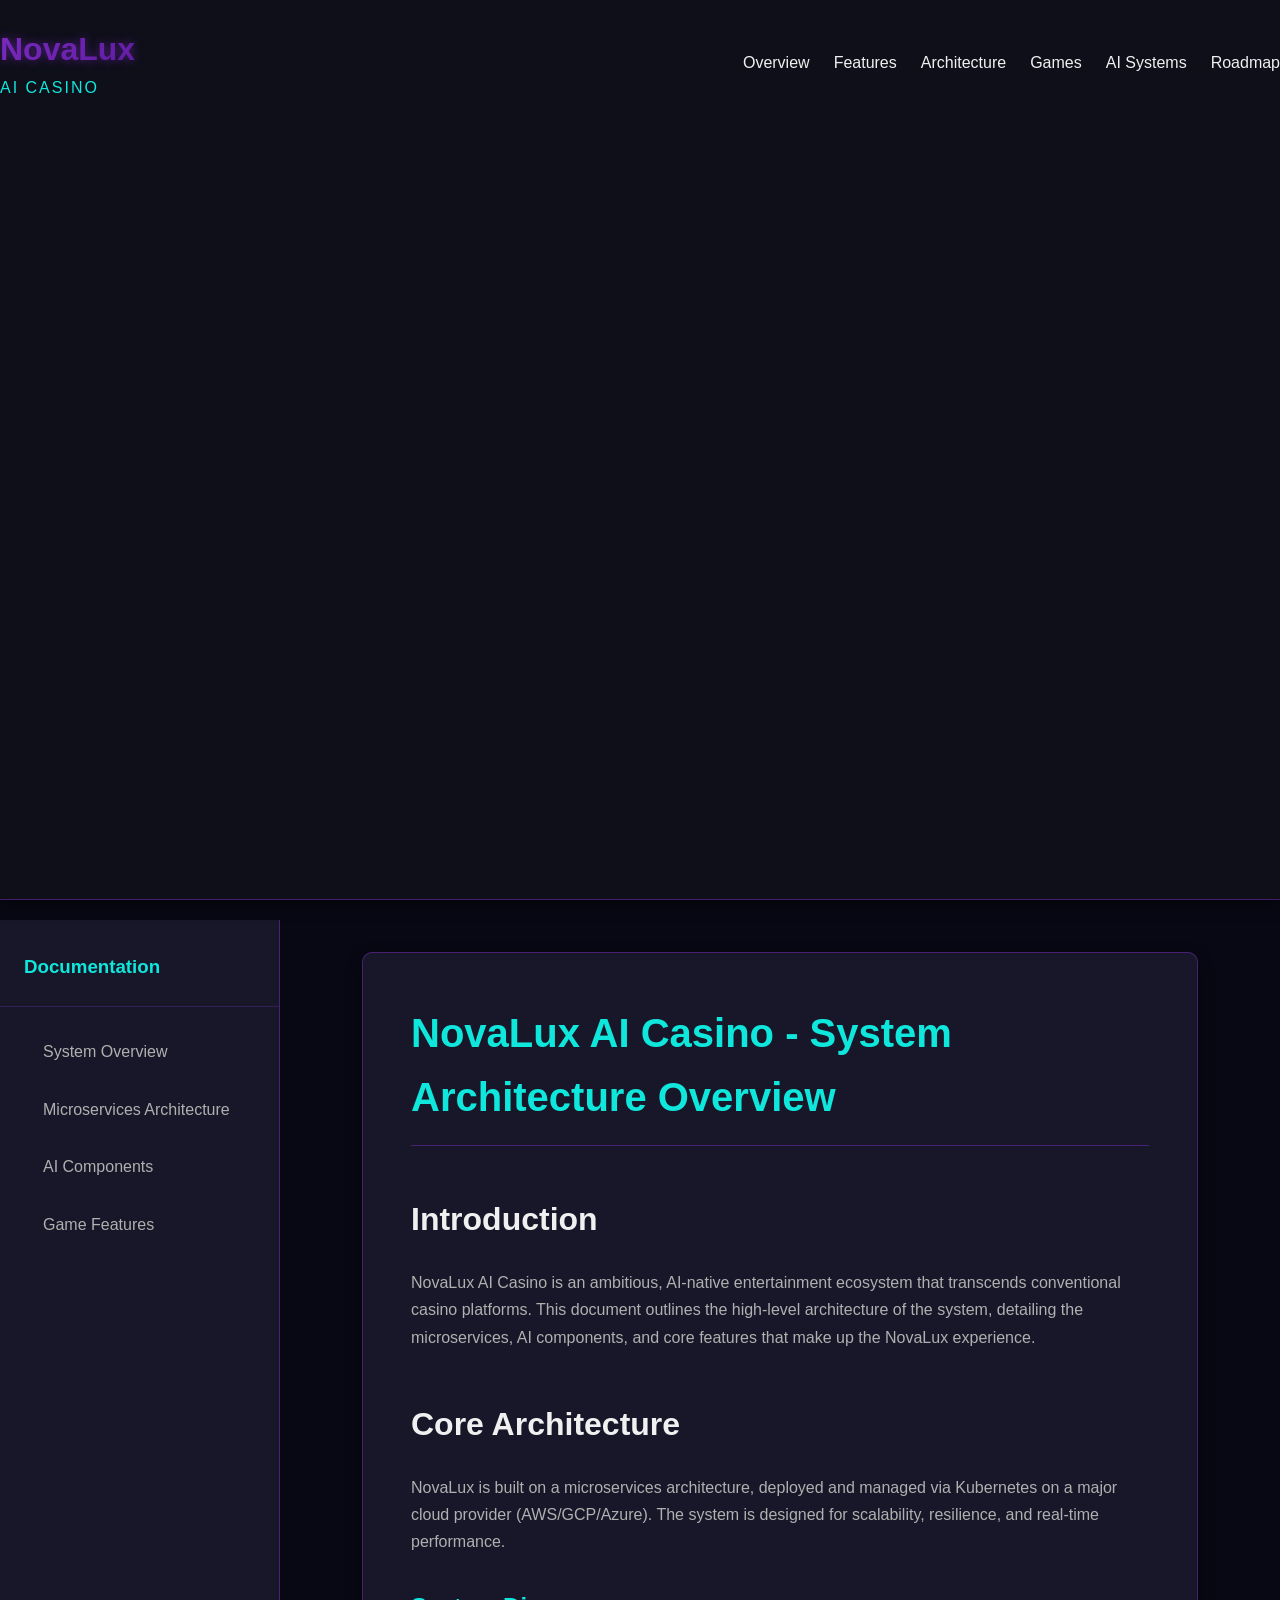
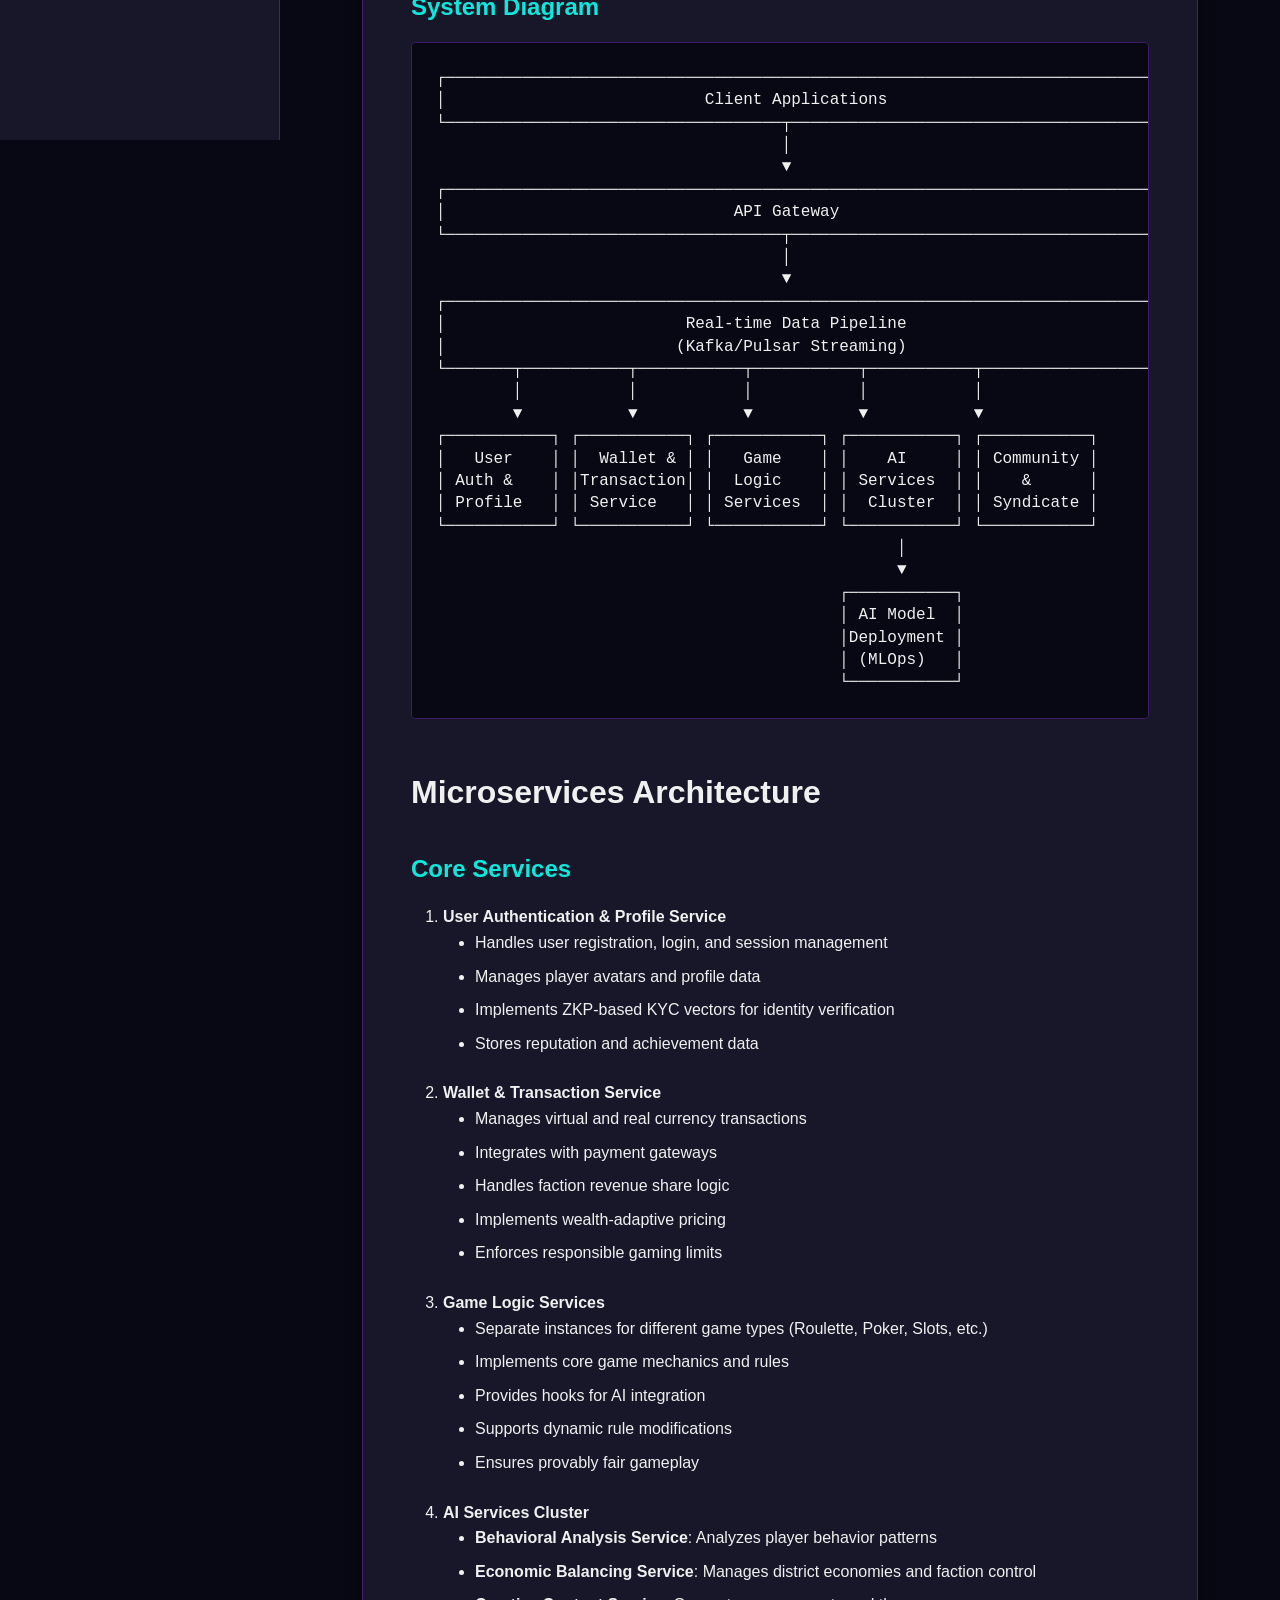
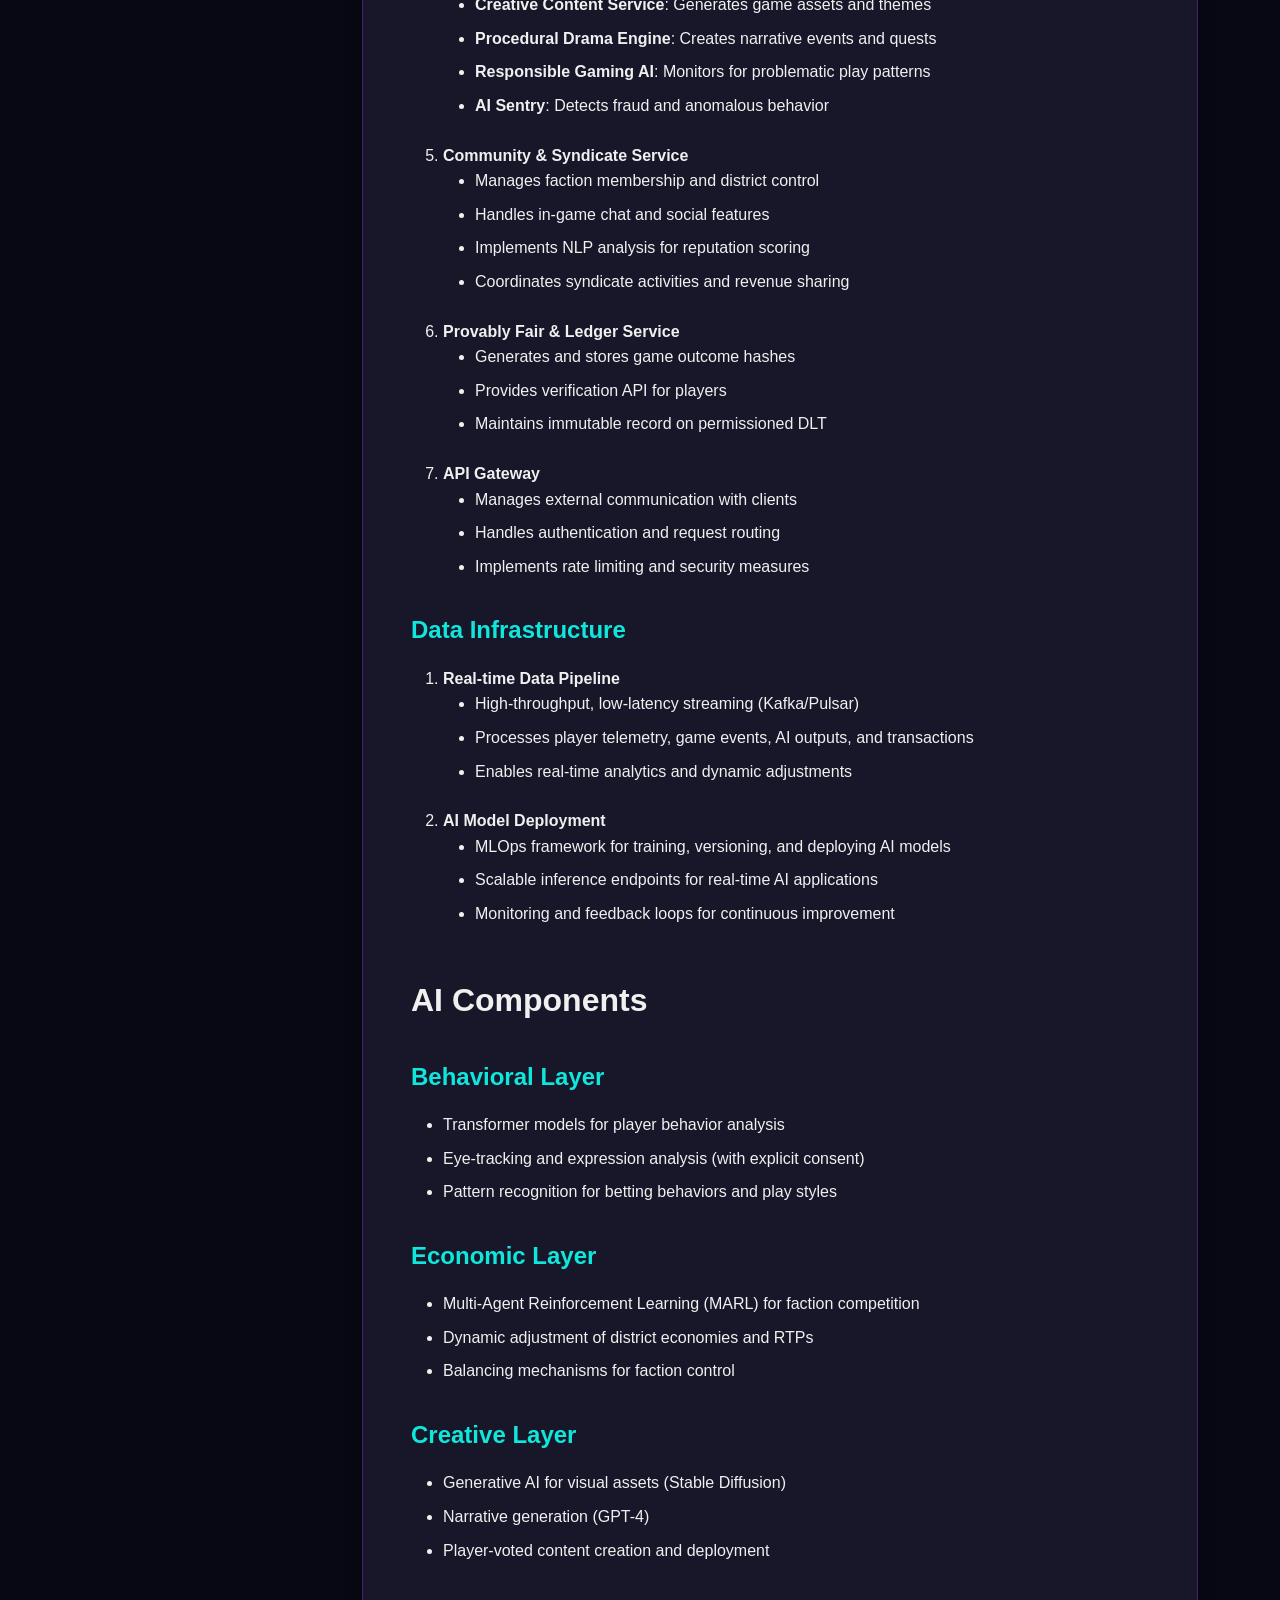
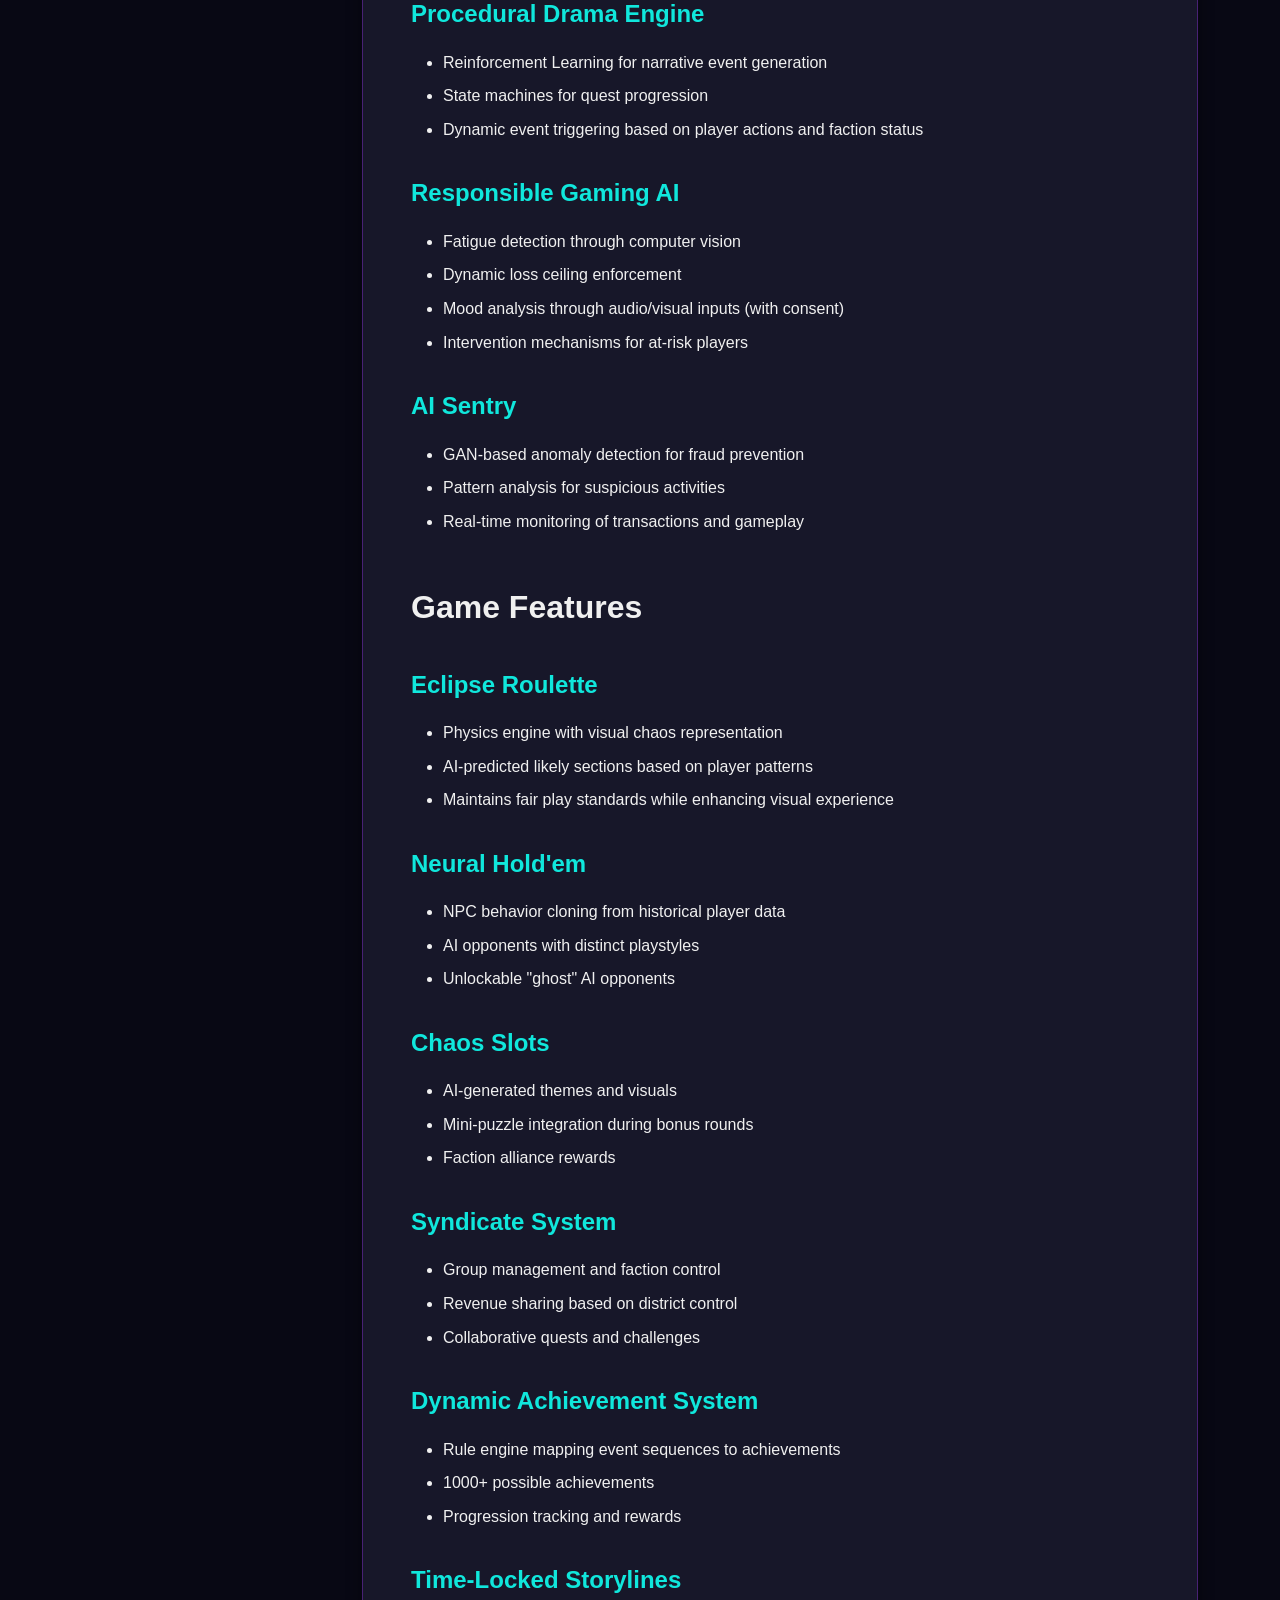
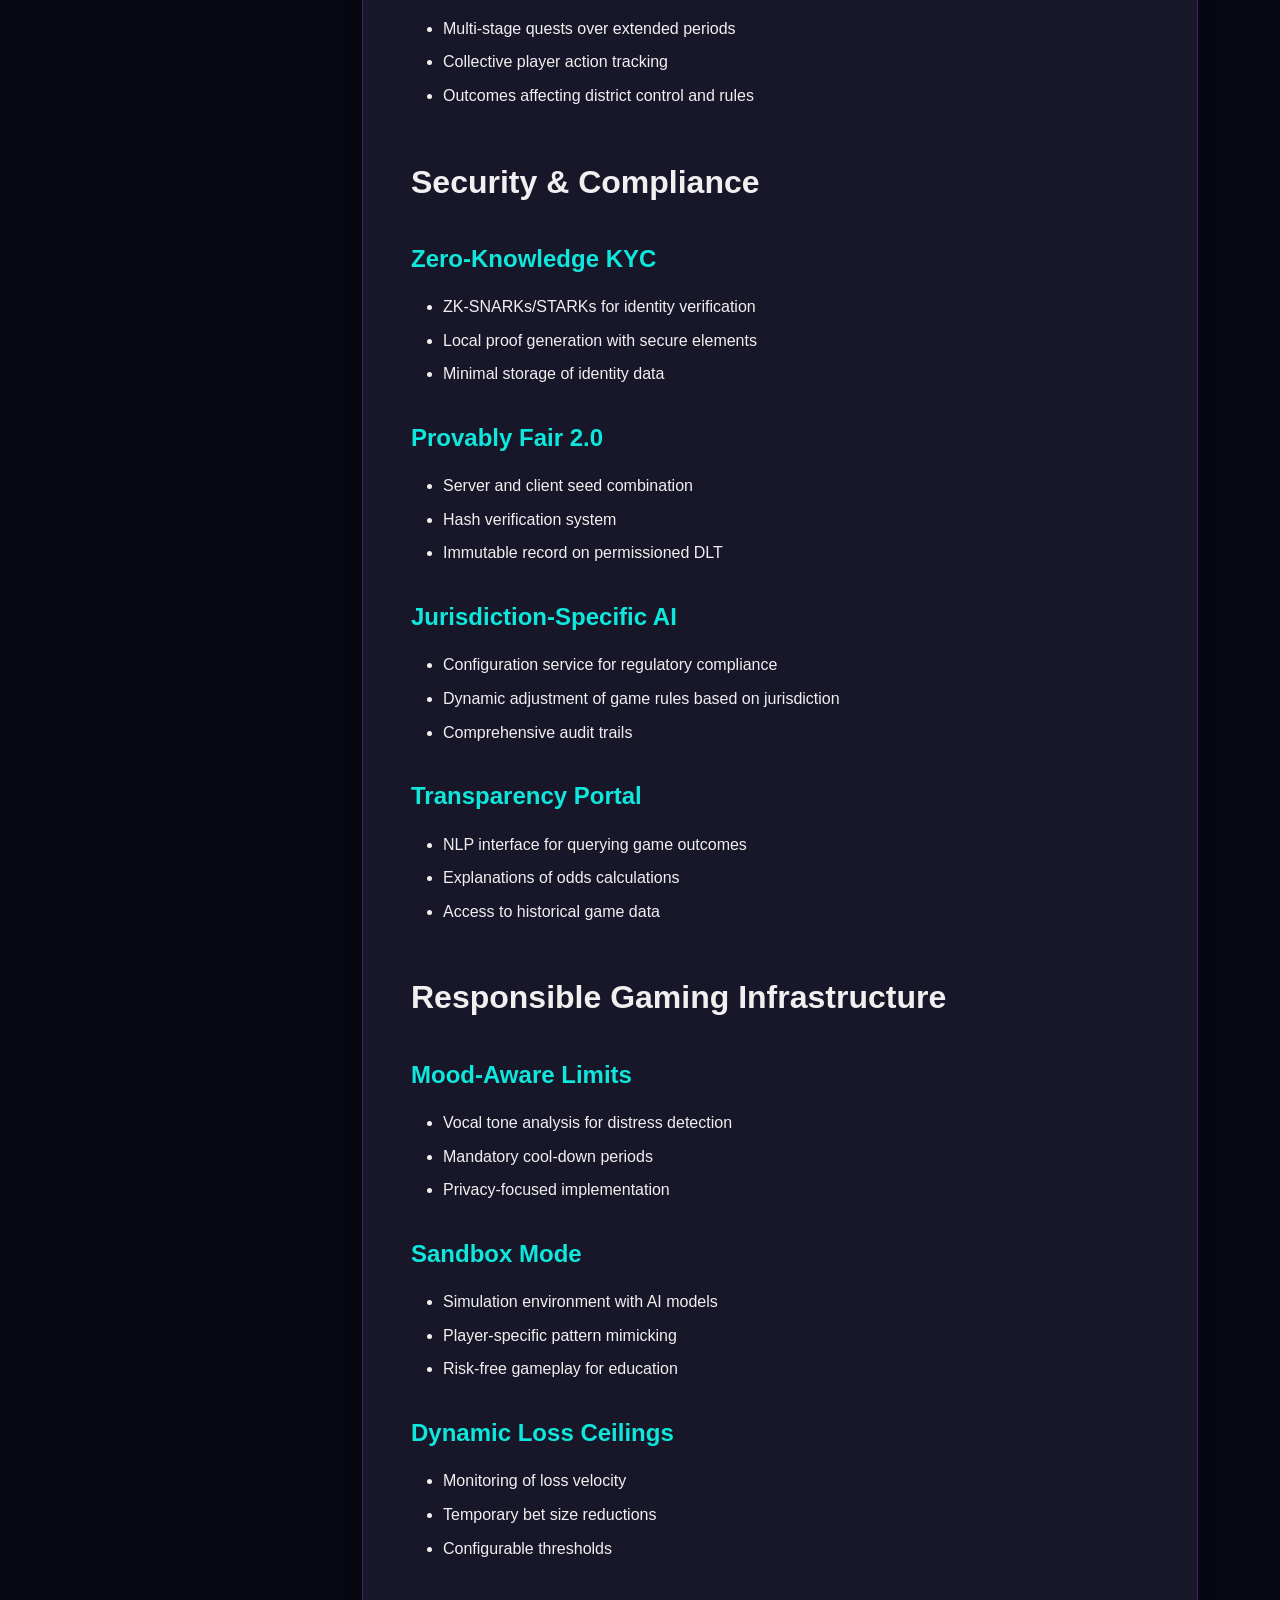
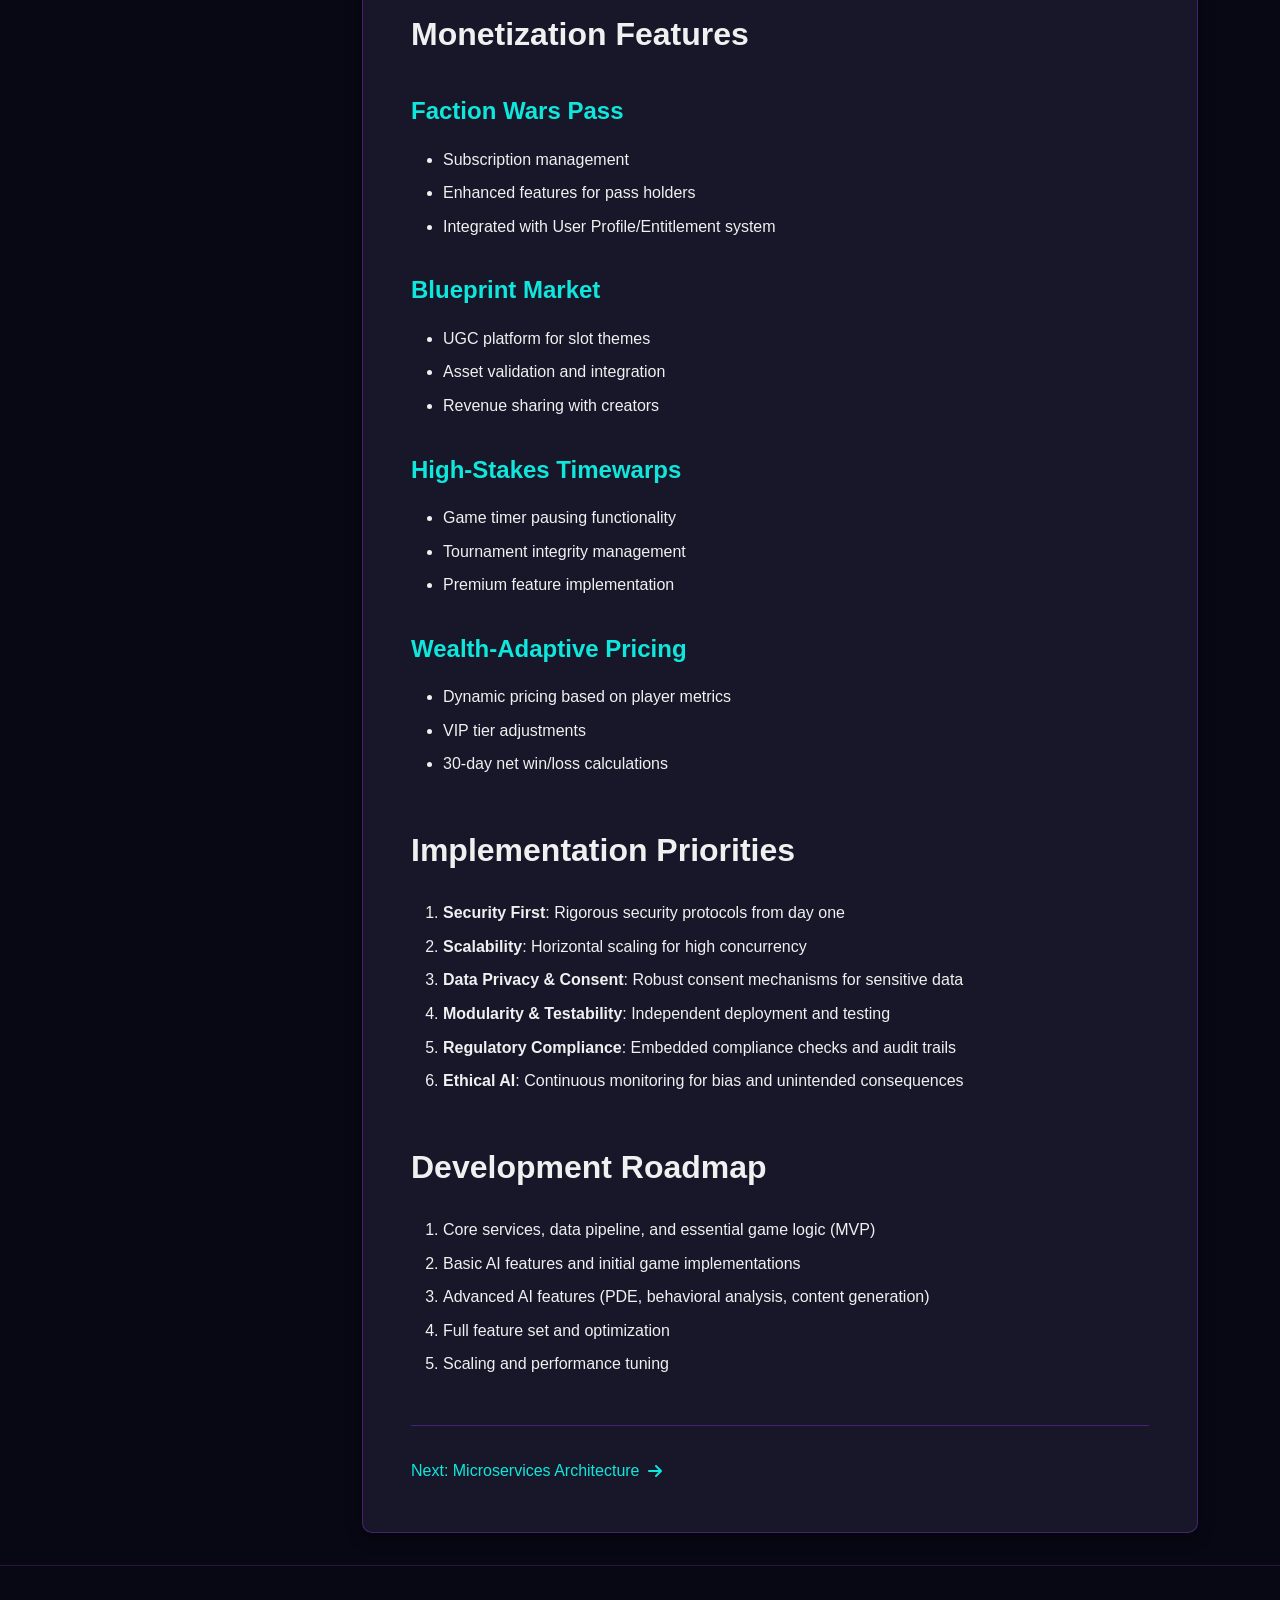
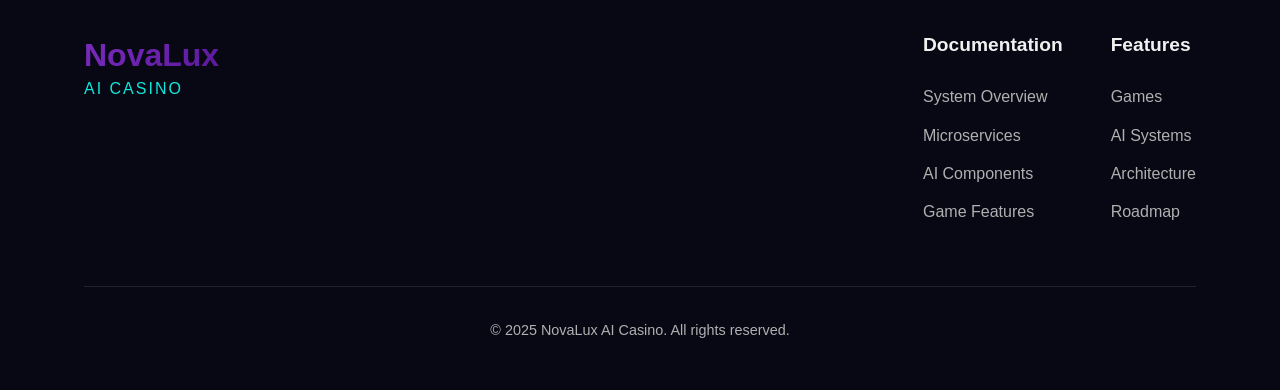
<file: pages/system-overview.html>
<!DOCTYPE html>
<html lang="en">
<head>
    <meta charset="UTF-8">
    <meta name="viewport" content="width=device-width, initial-scale=1.0">
    <title>System Overview - NovaLux AI Casino</title>
    <link rel="stylesheet" href="../css/styles.css">
    <link rel="stylesheet" href="../css/documentation.css">
    <link rel="stylesheet" href="https://cdnjs.cloudflare.com/ajax/libs/font-awesome/6.0.0/css/all.min.css">
</head>
<body class="documentation-page">
    <header class="doc-header">
        <nav>
            <div class="logo">
                <a href="../index.html">
                    <h1>NovaLux</h1>
                    <span class="tagline">AI Casino</span>
                </a>
            </div>
            <ul class="nav-links">
                <li><a href="../index.html#overview">Overview</a></li>
                <li><a href="../index.html#features">Features</a></li>
                <li><a href="../index.html#architecture">Architecture</a></li>
                <li><a href="../index.html#games">Games</a></li>
                <li><a href="../index.html#ai">AI Systems</a></li>
                <li><a href="../index.html#roadmap">Roadmap</a></li>
            </ul>
        </nav>
    </header>

    <div class="documentation-container">
        <aside class="doc-sidebar">
            <div class="sidebar-header">
                <h3>Documentation</h3>
            </div>
            <ul class="doc-nav">
                <li class="active"><a href="system-overview.html">System Overview</a></li>
                <li><a href="microservices.html">Microservices Architecture</a></li>
                <li><a href="ai-components.html">AI Components</a></li>
                <li><a href="game-features.html">Game Features</a></li>
            </ul>
        </aside>

        <main class="doc-content">
            <article>
                <h1>NovaLux AI Casino - System Architecture Overview</h1>

                <section>
                    <h2>Introduction</h2>
                    <p>NovaLux AI Casino is an ambitious, AI-native entertainment ecosystem that transcends conventional casino platforms. This document outlines the high-level architecture of the system, detailing the microservices, AI components, and core features that make up the NovaLux experience.</p>
                </section>

                <section>
                    <h2>Core Architecture</h2>
                    <p>NovaLux is built on a microservices architecture, deployed and managed via Kubernetes on a major cloud provider (AWS/GCP/Azure). The system is designed for scalability, resilience, and real-time performance.</p>

                    <h3>System Diagram</h3>
                    <div class="code-block">
<pre>
┌─────────────────────────────────────────────────────────────────────────┐
│                           Client Applications                            │
└───────────────────────────────────┬─────────────────────────────────────┘
                                    │
                                    ▼
┌─────────────────────────────────────────────────────────────────────────┐
│                              API Gateway                                 │
└───────────────────────────────────┬─────────────────────────────────────┘
                                    │
                                    ▼
┌─────────────────────────────────────────────────────────────────────────┐
│                         Real-time Data Pipeline                          │
│                        (Kafka/Pulsar Streaming)                          │
└───────┬───────────┬───────────┬───────────┬───────────┬─────────────────┘
        │           │           │           │           │
        ▼           ▼           ▼           ▼           ▼
┌───────────┐ ┌───────────┐ ┌───────────┐ ┌───────────┐ ┌───────────┐
│   User    │ │  Wallet & │ │   Game    │ │    AI     │ │ Community │
│ Auth &    │ │Transaction│ │  Logic    │ │ Services  │ │    &      │
│ Profile   │ │ Service   │ │ Services  │ │  Cluster  │ │ Syndicate │
└───────────┘ └───────────┘ └───────────┘ └───────────┘ └───────────┘
                                                │
                                                ▼
                                          ┌───────────┐
                                          │ AI Model  │
                                          │Deployment │
                                          │ (MLOps)   │
                                          └───────────┘
</pre>
                    </div>
                </section>

                <section>
                    <h2>Microservices Architecture</h2>

                    <h3>Core Services</h3>
                    <ol>
                        <li>
                            <strong>User Authentication & Profile Service</strong>
                            <ul>
                                <li>Handles user registration, login, and session management</li>
                                <li>Manages player avatars and profile data</li>
                                <li>Implements ZKP-based KYC vectors for identity verification</li>
                                <li>Stores reputation and achievement data</li>
                            </ul>
                        </li>
                        <li>
                            <strong>Wallet & Transaction Service</strong>
                            <ul>
                                <li>Manages virtual and real currency transactions</li>
                                <li>Integrates with payment gateways</li>
                                <li>Handles faction revenue share logic</li>
                                <li>Implements wealth-adaptive pricing</li>
                                <li>Enforces responsible gaming limits</li>
                            </ul>
                        </li>
                        <li>
                            <strong>Game Logic Services</strong>
                            <ul>
                                <li>Separate instances for different game types (Roulette, Poker, Slots, etc.)</li>
                                <li>Implements core game mechanics and rules</li>
                                <li>Provides hooks for AI integration</li>
                                <li>Supports dynamic rule modifications</li>
                                <li>Ensures provably fair gameplay</li>
                            </ul>
                        </li>
                        <li>
                            <strong>AI Services Cluster</strong>
                            <ul>
                                <li><strong>Behavioral Analysis Service</strong>: Analyzes player behavior patterns</li>
                                <li><strong>Economic Balancing Service</strong>: Manages district economies and faction control</li>
                                <li><strong>Creative Content Service</strong>: Generates game assets and themes</li>
                                <li><strong>Procedural Drama Engine</strong>: Creates narrative events and quests</li>
                                <li><strong>Responsible Gaming AI</strong>: Monitors for problematic play patterns</li>
                                <li><strong>AI Sentry</strong>: Detects fraud and anomalous behavior</li>
                            </ul>
                        </li>
                        <li>
                            <strong>Community & Syndicate Service</strong>
                            <ul>
                                <li>Manages faction membership and district control</li>
                                <li>Handles in-game chat and social features</li>
                                <li>Implements NLP analysis for reputation scoring</li>
                                <li>Coordinates syndicate activities and revenue sharing</li>
                            </ul>
                        </li>
                        <li>
                            <strong>Provably Fair & Ledger Service</strong>
                            <ul>
                                <li>Generates and stores game outcome hashes</li>
                                <li>Provides verification API for players</li>
                                <li>Maintains immutable record on permissioned DLT</li>
                            </ul>
                        </li>
                        <li>
                            <strong>API Gateway</strong>
                            <ul>
                                <li>Manages external communication with clients</li>
                                <li>Handles authentication and request routing</li>
                                <li>Implements rate limiting and security measures</li>
                            </ul>
                        </li>
                    </ol>

                    <h3>Data Infrastructure</h3>
                    <ol>
                        <li>
                            <strong>Real-time Data Pipeline</strong>
                            <ul>
                                <li>High-throughput, low-latency streaming (Kafka/Pulsar)</li>
                                <li>Processes player telemetry, game events, AI outputs, and transactions</li>
                                <li>Enables real-time analytics and dynamic adjustments</li>
                            </ul>
                        </li>
                        <li>
                            <strong>AI Model Deployment</strong>
                            <ul>
                                <li>MLOps framework for training, versioning, and deploying AI models</li>
                                <li>Scalable inference endpoints for real-time AI applications</li>
                                <li>Monitoring and feedback loops for continuous improvement</li>
                            </ul>
                        </li>
                    </ol>
                </section>

                <section>
                    <h2>AI Components</h2>

                    <h3>Behavioral Layer</h3>
                    <ul>
                        <li>Transformer models for player behavior analysis</li>
                        <li>Eye-tracking and expression analysis (with explicit consent)</li>
                        <li>Pattern recognition for betting behaviors and play styles</li>
                    </ul>

                    <h3>Economic Layer</h3>
                    <ul>
                        <li>Multi-Agent Reinforcement Learning (MARL) for faction competition</li>
                        <li>Dynamic adjustment of district economies and RTPs</li>
                        <li>Balancing mechanisms for faction control</li>
                    </ul>

                    <h3>Creative Layer</h3>
                    <ul>
                        <li>Generative AI for visual assets (Stable Diffusion)</li>
                        <li>Narrative generation (GPT-4)</li>
                        <li>Player-voted content creation and deployment</li>
                    </ul>

                    <h3>Procedural Drama Engine</h3>
                    <ul>
                        <li>Reinforcement Learning for narrative event generation</li>
                        <li>State machines for quest progression</li>
                        <li>Dynamic event triggering based on player actions and faction status</li>
                    </ul>

                    <h3>Responsible Gaming AI</h3>
                    <ul>
                        <li>Fatigue detection through computer vision</li>
                        <li>Dynamic loss ceiling enforcement</li>
                        <li>Mood analysis through audio/visual inputs (with consent)</li>
                        <li>Intervention mechanisms for at-risk players</li>
                    </ul>

                    <h3>AI Sentry</h3>
                    <ul>
                        <li>GAN-based anomaly detection for fraud prevention</li>
                        <li>Pattern analysis for suspicious activities</li>
                        <li>Real-time monitoring of transactions and gameplay</li>
                    </ul>
                </section>

                <section>
                    <h2>Game Features</h2>

                    <h3>Eclipse Roulette</h3>
                    <ul>
                        <li>Physics engine with visual chaos representation</li>
                        <li>AI-predicted likely sections based on player patterns</li>
                        <li>Maintains fair play standards while enhancing visual experience</li>
                    </ul>

                    <h3>Neural Hold'em</h3>
                    <ul>
                        <li>NPC behavior cloning from historical player data</li>
                        <li>AI opponents with distinct playstyles</li>
                        <li>Unlockable "ghost" AI opponents</li>
                    </ul>

                    <h3>Chaos Slots</h3>
                    <ul>
                        <li>AI-generated themes and visuals</li>
                        <li>Mini-puzzle integration during bonus rounds</li>
                        <li>Faction alliance rewards</li>
                    </ul>

                    <h3>Syndicate System</h3>
                    <ul>
                        <li>Group management and faction control</li>
                        <li>Revenue sharing based on district control</li>
                        <li>Collaborative quests and challenges</li>
                    </ul>

                    <h3>Dynamic Achievement System</h3>
                    <ul>
                        <li>Rule engine mapping event sequences to achievements</li>
                        <li>1000+ possible achievements</li>
                        <li>Progression tracking and rewards</li>
                    </ul>

                    <h3>Time-Locked Storylines</h3>
                    <ul>
                        <li>Multi-stage quests over extended periods</li>
                        <li>Collective player action tracking</li>
                        <li>Outcomes affecting district control and rules</li>
                    </ul>
                </section>

                <section>
                    <h2>Security & Compliance</h2>

                    <h3>Zero-Knowledge KYC</h3>
                    <ul>
                        <li>ZK-SNARKs/STARKs for identity verification</li>
                        <li>Local proof generation with secure elements</li>
                        <li>Minimal storage of identity data</li>
                    </ul>

                    <h3>Provably Fair 2.0</h3>
                    <ul>
                        <li>Server and client seed combination</li>
                        <li>Hash verification system</li>
                        <li>Immutable record on permissioned DLT</li>
                    </ul>

                    <h3>Jurisdiction-Specific AI</h3>
                    <ul>
                        <li>Configuration service for regulatory compliance</li>
                        <li>Dynamic adjustment of game rules based on jurisdiction</li>
                        <li>Comprehensive audit trails</li>
                    </ul>

                    <h3>Transparency Portal</h3>
                    <ul>
                        <li>NLP interface for querying game outcomes</li>
                        <li>Explanations of odds calculations</li>
                        <li>Access to historical game data</li>
                    </ul>
                </section>

                <section>
                    <h2>Responsible Gaming Infrastructure</h2>

                    <h3>Mood-Aware Limits</h3>
                    <ul>
                        <li>Vocal tone analysis for distress detection</li>
                        <li>Mandatory cool-down periods</li>
                        <li>Privacy-focused implementation</li>
                    </ul>

                    <h3>Sandbox Mode</h3>
                    <ul>
                        <li>Simulation environment with AI models</li>
                        <li>Player-specific pattern mimicking</li>
                        <li>Risk-free gameplay for education</li>
                    </ul>

                    <h3>Dynamic Loss Ceilings</h3>
                    <ul>
                        <li>Monitoring of loss velocity</li>
                        <li>Temporary bet size reductions</li>
                        <li>Configurable thresholds</li>
                    </ul>
                </section>

                <section>
                    <h2>Monetization Features</h2>

                    <h3>Faction Wars Pass</h3>
                    <ul>
                        <li>Subscription management</li>
                        <li>Enhanced features for pass holders</li>
                        <li>Integrated with User Profile/Entitlement system</li>
                    </ul>

                    <h3>Blueprint Market</h3>
                    <ul>
                        <li>UGC platform for slot themes</li>
                        <li>Asset validation and integration</li>
                        <li>Revenue sharing with creators</li>
                    </ul>

                    <h3>High-Stakes Timewarps</h3>
                    <ul>
                        <li>Game timer pausing functionality</li>
                        <li>Tournament integrity management</li>
                        <li>Premium feature implementation</li>
                    </ul>

                    <h3>Wealth-Adaptive Pricing</h3>
                    <ul>
                        <li>Dynamic pricing based on player metrics</li>
                        <li>VIP tier adjustments</li>
                        <li>30-day net win/loss calculations</li>
                    </ul>
                </section>

                <section>
                    <h2>Implementation Priorities</h2>
                    <ol>
                        <li><strong>Security First</strong>: Rigorous security protocols from day one</li>
                        <li><strong>Scalability</strong>: Horizontal scaling for high concurrency</li>
                        <li><strong>Data Privacy & Consent</strong>: Robust consent mechanisms for sensitive data</li>
                        <li><strong>Modularity & Testability</strong>: Independent deployment and testing</li>
                        <li><strong>Regulatory Compliance</strong>: Embedded compliance checks and audit trails</li>
                        <li><strong>Ethical AI</strong>: Continuous monitoring for bias and unintended consequences</li>
                    </ol>
                </section>

                <section>
                    <h2>Development Roadmap</h2>
                    <ol>
                        <li>Core services, data pipeline, and essential game logic (MVP)</li>
                        <li>Basic AI features and initial game implementations</li>
                        <li>Advanced AI features (PDE, behavioral analysis, content generation)</li>
                        <li>Full feature set and optimization</li>
                        <li>Scaling and performance tuning</li>
                    </ol>
                </section>

                <div class="doc-navigation">
                    <div class="doc-nav-next">
                        <a href="microservices.html">Next: Microservices Architecture <i class="fas fa-arrow-right"></i></a>
                    </div>
                </div>
            </article>
        </main>
    </div>

    <footer>
        <div class="container">
            <div class="footer-content">
                <div class="footer-logo">
                    <h2>NovaLux</h2>
                    <span class="tagline">AI Casino</span>
                </div>
                <div class="footer-links">
                    <div class="footer-section">
                        <h3>Documentation</h3>
                        <ul>
                            <li><a href="system-overview.html">System Overview</a></li>
                            <li><a href="microservices.html">Microservices</a></li>
                            <li><a href="ai-components.html">AI Components</a></li>
                            <li><a href="game-features.html">Game Features</a></li>
                        </ul>
                    </div>
                    <div class="footer-section">
                        <h3>Features</h3>
                        <ul>
                            <li><a href="../index.html#games">Games</a></li>
                            <li><a href="../index.html#ai">AI Systems</a></li>
                            <li><a href="../index.html#architecture">Architecture</a></li>
                            <li><a href="../index.html#roadmap">Roadmap</a></li>
                        </ul>
                    </div>
                </div>
            </div>
            <div class="footer-bottom">
                <p>&copy; 2025 NovaLux AI Casino. All rights reserved.</p>
            </div>
        </div>
    </footer>

    <script src="../js/main.js"></script>
</body>
</html>
</file>
<file: css/styles.css>
/* NovaLux AI Casino Website Styles */

/* Base Styles and Variables */
:root {
  --primary-color: #7b2cbf;
  --secondary-color: #10e7dc;
  --accent-color: #ff5e5b;
  --dark-bg: #0f0f1a;
  --darker-bg: #080814;
  --light-text: #f0f0f0;
  --medium-text: #b0b0b0;
  --card-bg: rgba(30, 30, 50, 0.7);
  --card-border: rgba(123, 44, 191, 0.5);
  --glow-primary: rgba(123, 44, 191, 0.6);
  --glow-secondary: rgba(16, 231, 220, 0.6);
  --gradient-primary: linear-gradient(135deg, var(--primary-color), #5a189a);
  --gradient-secondary: linear-gradient(135deg, var(--secondary-color), #0cb8b0);
  --gradient-accent: linear-gradient(135deg, var(--accent-color), #ff2a26);
  --gradient-dark: linear-gradient(135deg, var(--dark-bg), var(--darker-bg));
  --font-main: 'Rajdhani', 'Segoe UI', Tahoma, Geneva, Verdana, sans-serif;
  --font-heading: 'Orbitron', 'Rajdhani', sans-serif;
  --shadow-sm: 0 2px 10px rgba(0, 0, 0, 0.3);
  --shadow-md: 0 5px 15px rgba(0, 0, 0, 0.4);
  --shadow-lg: 0 10px 25px rgba(0, 0, 0, 0.5);
  --transition-fast: all 0.2s ease;
  --transition-medium: all 0.3s ease;
  --transition-slow: all 0.5s ease;
}

/* Import Fonts */
@import url('https://fonts.googleapis.com/css2?family=Orbitron:wght@400;500;600;700&family=Rajdhani:wght@300;400;500;600;700&display=swap');

/* Reset and Base Styles */
* {
  margin: 0;
  padding: 0;
  box-sizing: border-box;
}

html {
  scroll-behavior: smooth;
}

body {
  font-family: var(--font-main);
  background-color: var(--dark-bg);
  color: var(--light-text);
  line-height: 1.6;
  overflow-x: hidden;
}

h1, h2, h3, h4, h5, h6 {
  font-family: var(--font-heading);
  font-weight: 600;
  margin-bottom: 1rem;
  color: var(--light-text);
}

p {
  margin-bottom: 1rem;
  color: var(--medium-text);
}

a {
  color: var(--secondary-color);
  text-decoration: none;
  transition: var(--transition-fast);
}

a:hover {
  color: var(--accent-color);
}

ul {
  list-style: none;
}

.container {
  width: 90%;
  max-width: 1200px;
  margin: 0 auto;
  padding: 0 20px;
}

.section {
  padding: 5rem 0;
}

.section-title {
  font-size: 2.5rem;
  text-align: center;
  margin-bottom: 3rem;
  position: relative;
  color: var(--light-text);
}

.section-title::after {
  content: '';
  position: absolute;
  bottom: -10px;
  left: 50%;
  transform: translateX(-50%);
  width: 80px;
  height: 4px;
  background: var(--gradient-secondary);
  border-radius: 2px;
}

.section-description {
  text-align: center;
  max-width: 800px;
  margin: 0 auto 3rem;
  color: var(--medium-text);
  font-size: 1.1rem;
}

.alt-bg {
  background-color: var(--darker-bg);
}

/* Header and Navigation */
header {
  position: relative;
  min-height: 100vh;
  background: var(--gradient-dark);
  overflow: hidden;
}

header::before {
  content: '';
  position: absolute;
  top: 0;
  left: 0;
  width: 100%;
  height: 100%;
  background-image: url('https://images.unsplash.com/photo-1534224039826-c7a0eda0e6b3?ixlib=rb-1.2.1&auto=format&fit=crop&w=1950&q=80');
  background-size: cover;
  background-position: center;
  opacity: 0.2;
  z-index: 0;
}

nav {
  display: flex;
  justify-content: space-between;
  align-items: center;
  padding: 1.5rem 0;
  position: relative;
  z-index: 10;
}

.logo {
  display: flex;
  flex-direction: column;
  align-items: flex-start;
}

.logo h1 {
  font-size: 2rem;
  margin: 0;
  background: var(--gradient-primary);
  -webkit-background-clip: text;
  background-clip: text;
  color: transparent;
  text-shadow: 0 0 10px var(--glow-primary);
}

.logo .tagline {
  font-size: 1rem;
  color: var(--secondary-color);
  text-transform: uppercase;
  letter-spacing: 2px;
  margin-top: -5px;
}

.nav-links {
  display: flex;
  gap: 1.5rem;
}

.nav-links li a {
  color: var(--light-text);
  font-weight: 500;
  padding: 0.5rem 0;
  position: relative;
}

.nav-links li a::after {
  content: '';
  position: absolute;
  bottom: 0;
  left: 0;
  width: 0;
  height: 2px;
  background: var(--secondary-color);
  transition: var(--transition-medium);
}

.nav-links li a:hover {
  color: var(--secondary-color);
}

.nav-links li a:hover::after {
  width: 100%;
}

.hero {
  display: flex;
  align-items: center;
  justify-content: center;
  min-height: calc(100vh - 80px);
  position: relative;
  z-index: 1;
  padding: 2rem 0;
}

.hero-content {
  text-align: center;
  max-width: 800px;
}

.hero-content h1 {
  font-size: 4rem;
  margin-bottom: 0.5rem;
  background: var(--gradient-primary);
  -webkit-background-clip: text;
  background-clip: text;
  color: transparent;
  text-shadow: 0 0 15px var(--glow-primary);
}

.hero-content h2 {
  font-size: 2rem;
  margin-bottom: 1.5rem;
  color: var(--secondary-color);
  text-shadow: 0 0 10px var(--glow-secondary);
}

.hero-content p {
  font-size: 1.2rem;
  margin-bottom: 2rem;
  color: var(--light-text);
}

.cta-buttons {
  display: flex;
  justify-content: center;
  gap: 1rem;
  margin-top: 2rem;
}

.cta-button {
  padding: 0.8rem 2rem;
  border-radius: 30px;
  font-weight: 600;
  text-transform: uppercase;
  letter-spacing: 1px;
  transition: var(--transition-medium);
  box-shadow: var(--shadow-md);
}

.cta-button.primary {
  background: var(--gradient-primary);
  color: var(--light-text);
  border: none;
}

.cta-button.secondary {
  background: transparent;
  color: var(--secondary-color);
  border: 2px solid var(--secondary-color);
}

.cta-button.primary:hover {
  transform: translateY(-3px);
  box-shadow: 0 7px 20px rgba(123, 44, 191, 0.4);
}

.cta-button.secondary:hover {
  background: var(--secondary-color);
  color: var(--darker-bg);
  transform: translateY(-3px);
  box-shadow: 0 7px 20px rgba(16, 231, 220, 0.4);
}

/* Overview Section */
.overview-content {
  display: flex;
  align-items: center;
  gap: 3rem;
}

.overview-text {
  flex: 1;
}

.overview-text p {
  font-size: 1.1rem;
}

.overview-image {
  flex: 1;
  display: flex;
  justify-content: center;
}

.cyberpunk-card {
  position: relative;
  width: 300px;
  height: 400px;
  background: var(--card-bg);
  border: 1px solid var(--card-border);
  border-radius: 10px;
  overflow: hidden;
  box-shadow: var(--shadow-lg);
  transition: var(--transition-medium);
}

.cyberpunk-card::before {
  content: '';
  position: absolute;
  top: -2px;
  left: -2px;
  right: -2px;
  bottom: -2px;
  background: var(--gradient-primary);
  z-index: -1;
  transform: skew(2deg, 1deg);
  border-radius: 10px;
}

.card-glow {
  position: absolute;
  width: 100%;
  height: 100%;
  background: radial-gradient(circle at 50% 50%, var(--glow-primary), transparent 70%);
  opacity: 0.3;
  mix-blend-mode: screen;
  transition: var(--transition-medium);
}

.card-content {
  position: relative;
  padding: 2rem;
  height: 100%;
  display: flex;
  flex-direction: column;
  justify-content: center;
  align-items: center;
  text-align: center;
}

.card-content h3 {
  font-size: 1.8rem;
  margin-bottom: 1rem;
  color: var(--secondary-color);
}

.card-content p {
  color: var(--light-text);
}

.cyberpunk-card:hover {
  transform: translateY(-10px) scale(1.02);
  box-shadow: 0 15px 30px rgba(123, 44, 191, 0.3);
}

.cyberpunk-card:hover .card-glow {
  opacity: 0.5;
}

/* Features Section */
.features-grid {
  display: grid;
  grid-template-columns: repeat(auto-fit, minmax(250px, 1fr));
  gap: 2rem;
}

.feature-card {
  background: var(--card-bg);
  border: 1px solid var(--card-border);
  border-radius: 10px;
  padding: 2rem;
  transition: var(--transition-medium);
  box-shadow: var(--shadow-md);
}

.feature-icon {
  font-size: 2.5rem;
  margin-bottom: 1.5rem;
  color: var(--secondary-color);
  text-align: center;
}

.feature-card h3 {
  font-size: 1.5rem;
  margin-bottom: 1rem;
  text-align: center;
  color: var(--light-text);
}

.feature-card ul {
  list-style: none;
  padding: 0;
}

.feature-card ul li {
  margin-bottom: 0.5rem;
  position: relative;
  padding-left: 1.5rem;
  color: var(--medium-text);
}

.feature-card ul li::before {
  content: '›';
  position: absolute;
  left: 0;
  color: var(--secondary-color);
  font-weight: bold;
}

.feature-card:hover {
  transform: translateY(-5px);
  box-shadow: 0 10px 20px rgba(0, 0, 0, 0.3);
  border-color: var(--secondary-color);
}

/* Architecture Section */
.architecture-diagram {
  margin: 3rem 0;
  display: flex;
  justify-content: center;
}

.diagram-container {
  background: var(--darker-bg);
  border: 1px solid var(--card-border);
  border-radius: 10px;
  padding: 2rem;
  box-shadow: var(--shadow-md);
  overflow-x: auto;
  max-width: 100%;
}

.ascii-diagram {
  font-family: monospace;
  white-space: pre;
  color: var(--light-text);
  font-size: 0.9rem;
  line-height: 1.2;
}

.architecture-details {
  display: grid;
  grid-template-columns: repeat(auto-fit, minmax(300px, 1fr));
  gap: 2rem;
  margin: 3rem 0;
}

.architecture-section h3 {
  font-size: 1.5rem;
  margin-bottom: 1rem;
  color: var(--secondary-color);
}

.architecture-section ul li {
  margin-bottom: 0.5rem;
  position: relative;
  padding-left: 1.5rem;
  color: var(--medium-text);
}

.architecture-section ul li::before {
  content: '›';
  position: absolute;
  left: 0;
  color: var(--secondary-color);
  font-weight: bold;
}

.documentation-links {
  margin-top: 3rem;
}

.documentation-links h3 {
  text-align: center;
  margin-bottom: 2rem;
}

.doc-links-grid {
  display: grid;
  grid-template-columns: repeat(auto-fit, minmax(200px, 1fr));
  gap: 1.5rem;
}

.doc-link {
  display: flex;
  flex-direction: column;
  align-items: center;
  padding: 1.5rem;
  background: var(--card-bg);
  border: 1px solid var(--card-border);
  border-radius: 10px;
  transition: var(--transition-medium);
  text-align: center;
}

.doc-link i {
  font-size: 2rem;
  margin-bottom: 1rem;
  color: var(--secondary-color);
}

.doc-link span {
  color: var(--light-text);
  font-weight: 500;
}

.doc-link:hover {
  transform: translateY(-5px);
  background: rgba(40, 40, 60, 0.8);
  border-color: var(--secondary-color);
  box-shadow: 0 10px 20px rgba(16, 231, 220, 0.2);
}

.doc-link:hover i {
  color: var(--accent-color);
}

.doc-link:hover span {
  color: var(--secondary-color);
}

/* Games Section */
.games-showcase {
  display: flex;
  flex-direction: column;
  gap: 4rem;
}

.game-card {
  display: flex;
  gap: 2rem;
  align-items: center;
}

.game-card.reverse {
  flex-direction: row-reverse;
}

.game-image {
  flex: 1;
  height: 300px;
  border-radius: 10px;
  overflow: hidden;
  position: relative;
  box-shadow: var(--shadow-lg);
}

.eclipse-roulette {
  background: url('https://images.unsplash.com/photo-1596838132731-31a4e5f9a4b3?ixlib=rb-1.2.1&auto=format&fit=crop&w=1350&q=80') center/cover no-repeat;
}

.neural-holdem {
  background: url('https://images.unsplash.com/photo-1529480780361-c8cb81eb5735?ixlib=rb-1.2.1&auto=format&fit=crop&w=1350&q=80') center/cover no-repeat;
}

.chaos-slots {
  background: url('https://images.unsplash.com/photo-1596567836640-3c13eb102106?ixlib=rb-1.2.1&auto=format&fit=crop&w=1350&q=80') center/cover no-repeat;
}

.game-overlay {
  position: absolute;
  top: 0;
  left: 0;
  width: 100%;
  height: 100%;
  background: linear-gradient(to bottom, rgba(15, 15, 26, 0.7), rgba(8, 8, 20, 0.9));
  display: flex;
  align-items: center;
  justify-content: center;
  opacity: 0;
  transition: var(--transition-medium);
}

.game-overlay h3 {
  color: var(--light-text);
  font-size: 2rem;
  text-align: center;
  transform: translateY(20px);
  transition: var(--transition-medium);
}

.game-image:hover .game-overlay {
  opacity: 1;
}

.game-image:hover .game-overlay h3 {
  transform: translateY(0);
}

.game-description {
  flex: 1;
}

.game-description h3 {
  font-size: 2rem;
  color: var(--secondary-color);
  margin-bottom: 1rem;
}

.game-description p {
  margin-bottom: 1.5rem;
}

.game-features {
  list-style: none;
  padding: 0;
}

.game-features li {
  margin-bottom: 0.5rem;
  position: relative;
  padding-left: 1.5rem;
  color: var(--medium-text);
}

.game-features li::before {
  content: '›';
  position: absolute;
  left: 0;
  color: var(--secondary-color);
  font-weight: bold;
}

/* AI Systems Section */
.ai-systems {
  display: grid;
  grid-template-columns: repeat(auto-fit, minmax(300px, 1fr));
  gap: 2rem;
}

.ai-system {
  background: var(--card-bg);
  border: 1px solid var(--card-border);
  border-radius: 10px;
  padding: 2rem;
  transition: var(--transition-medium);
  box-shadow: var(--shadow-md);
  display: flex;
  flex-direction: column;
}

.ai-icon {
  font-size: 2.5rem;
  margin-bottom: 1.5rem;
  color: var(--secondary-color);
  text-align: center;
}

.ai-content h3 {
  font-size: 1.5rem;
  margin-bottom: 1rem;
  color: var(--light-text);
}

.ai-content p {
  color: var(--medium-text);
}

.ai-system:hover {
  transform: translateY(-5px);
  box-shadow: 0 10px 20px rgba(0, 0, 0, 0.3);
  border-color: var(--secondary-color);
}

/* Roadmap Section */
.roadmap {
  position: relative;
  max-width: 800px;
  margin: 0 auto;
  padding: 2rem 0;
}

.roadmap::before {
  content: '';
  position: absolute;
  top: 0;
  bottom: 0;
  left: 50%;
  transform: translateX(-50%);
  width: 4px;
  background: var(--gradient-primary);
  border-radius: 2px;
}

.roadmap-item {
  position: relative;
  margin-bottom: 3rem;
  width: 100%;
}

.roadmap-marker {
  position: absolute;
  top: 0;
  left: 50%;
  transform: translateX(-50%);
  width: 40px;
  height: 40px;
  background: var(--gradient-primary);
  border-radius: 50%;
  display: flex;
  align-items: center;
  justify-content: center;
  color: var(--light-text);
  font-weight: bold;
  z-index: 2;
  box-shadow: 0 0 15px var(--glow-primary);
}

.roadmap-content {
  position: relative;
  width: 45%;
  padding: 1.5rem;
  background: var(--card-bg);
  border: 1px solid var(--card-border);
  border-radius: 10px;
  box-shadow: var(--shadow-md);
  transition: var(--transition-medium);
}

.roadmap-item:nth-child(odd) .roadmap-content {
  margin-left: auto;
}

.roadmap-item:nth-child(even) .roadmap-content {
  margin-right: auto;
}

.roadmap-content::before {
  content: '';
  position: absolute;
  top: 10px;
  width: 20px;
  height: 20px;
  background: var(--card-bg);
  border: 1px solid var(--card-border);
  transform: rotate(45deg);
}

.roadmap-item:nth-child(odd) .roadmap-content::before {
  left: -10px;
  border-right: none;
  border-top: none;
}

.roadmap-item:nth-child(even) .roadmap-content::before {
  right: -10px;
  border-left: none;
  border-bottom: none;
}

.roadmap-content h3 {
  font-size: 1.5rem;
  color: var(--secondary-color);
  margin-bottom: 0.5rem;
}

.roadmap-content p {
  margin-bottom: 1rem;
}

.roadmap-content ul {
  list-style: none;
  padding: 0;
}

.roadmap-content ul li {
  margin-bottom: 0.5rem;
  position: relative;
  padding-left: 1.5rem;
  color: var(--medium-text);
}

.roadmap-content ul li::before {
  content: '›';
  position: absolute;
  left: 0;
  color: var(--secondary-color);
  font-weight: bold;
}

.roadmap-content:hover {
  transform: translateY(-5px);
  box-shadow: 0 10px 20px rgba(0, 0, 0, 0.3);
  border-color: var(--secondary-color);
}

/* Footer */
footer {
  background: var(--darker-bg);
  padding: 4rem 0 2rem;
  border-top: 1px solid rgba(123, 44, 191, 0.3);
}

.footer-content {
  display: flex;
  justify-content: space-between;
  margin-bottom: 3rem;
}

.footer-logo {
  display: flex;
  flex-direction: column;
}

.footer-logo h2 {
  font-size: 2rem;
  margin: 0;
  background: var(--gradient-primary);
  -webkit-background-clip: text;
  background-clip: text;
  color: transparent;
}

.footer-logo .tagline {
  font-size: 1rem;
  color: var(--secondary-color);
  text-transform: uppercase;
  letter-spacing: 2px;
  margin-top: -5px;
}

.footer-links {
  display: flex;
  gap: 3rem;
}

.footer-section h3 {
  font-size: 1.2rem;
  color: var(--light-text);
  margin-bottom: 1.5rem;
}

.footer-section ul li {
  margin-bottom: 0.8rem;
}

.footer-section ul li a {
  color: var(--medium-text);
  transition: var(--transition-fast);
}

.footer-section ul li a:hover {
  color: var(--secondary-color);
  padding-left: 5px;
}

.footer-bottom {
  text-align: center;
  padding-top: 2rem;
  border-top: 1px solid rgba(255, 255, 255, 0.1);
}

.footer-bottom p {
  color: var(--medium-text);
  font-size: 0.9rem;
}

/* Responsive Styles */
@media (max-width: 992px) {
  .section-title {
    font-size: 2.2rem;
  }
  
  .hero-content h1 {
    font-size: 3.5rem;
  }
  
  .hero-content h2 {
    font-size: 1.8rem;
  }
  
  .overview-content {
    flex-direction: column;
  }
  
  .cyberpunk-card {
    width: 250px;
    height: 350px;
  }
  
  .game-card, .game-card.reverse {
    flex-direction: column;
  }
  
  .game-image {
    width: 100%;
  }
  
  .roadmap::before {
    left: 20px;
  }
  
  .roadmap-marker {
    left: 20px;
  }
  
  .roadmap-content {
    width: 80%;
    margin-left: 50px !important;
  }
  
  .roadmap-item:nth-child(even) .roadmap-content::before,
  .roadmap-item:nth-child(odd) .roadmap-content::before {
    left: -10px;
    border-right: none;
    border-top: none;
  }
  
  .footer-content {
    flex-direction: column;
    gap: 2rem;
  }
  
  .footer-links {
    flex-direction: column;
    gap: 2rem;
  }
}

@media (max-width: 768px) {
  nav {
    flex-direction: column;
    gap: 1rem;
  }
  
  .nav-links {
    flex-wrap: wrap;
    justify-content: center;
  }
  
  .hero-content h1 {
    font-size: 3rem;
  }
  
  .hero-content h2 {
    font-size: 1.5rem;
  }
  
  .cta-buttons {
    flex-direction: column;
    gap: 1rem;
  }
  
  .features-grid {
    grid-template-columns: 1fr;
  }
  
  .architecture-details {
    grid-template-columns: 1fr;
  }
  
  .doc-links-grid {
    grid-template-columns: 1fr;
  }
  
  .ai-systems {
    grid-template-columns: 1fr;
  }
}

/* Animation Classes */
.fade-in {
  animation: fadeIn 1s ease-in-out;
}

.slide-up {
  animation: slideUp 0.8s ease-in-out;
}

.slide-in-left {
  animation: slideInLeft 0.8s ease-in-out;
}

.slide-in-right {
  animation: slideInRight 0.8s ease-in-out;
}

@keyframes fadeIn {
  from { opacity: 0; }
  to { opacity: 1; }
}

@keyframes slideUp {
  from { transform: translateY(50px); opacity: 0; }
  to { transform: translateY(0); opacity: 1; }
}

@keyframes slideInLeft {
  from { transform: translateX(-50px); opacity: 0; }
  to { transform: translateX(0); opacity: 1; }
}

@keyframes slideInRight {
  from { transform: translateX(50px); opacity: 0; }
  to { transform: translateX(0); opacity: 1; }
}

/* Custom Scrollbar */
::-webkit-scrollbar {
  width: 10px;
  height: 10px;
}

::-webkit-scrollbar-track {
  background: var(--darker-bg);
}

::-webkit-scrollbar-thumb {
  background: var(--primary-color);
  border-radius: 5px;
}

::-webkit-scrollbar-thumb:hover {
  background: var(--secondary-color);
}
</file>
<file: css/documentation.css>
/* Documentation Page Specific Styles */

.documentation-page {
  background-color: var(--darker-bg);
}

.doc-header {
  background: var(--dark-bg);
  border-bottom: 1px solid var(--card-border);
  position: sticky;
  top: 0;
  z-index: 100;
  box-shadow: var(--shadow-md);
}

.documentation-container {
  display: flex;
  min-height: calc(100vh - 80px - 300px); /* Viewport height minus header and footer */
  margin-top: 20px;
}

.doc-sidebar {
  width: 280px;
  background: var(--card-bg);
  border-right: 1px solid var(--card-border);
  padding: 2rem 0;
  position: sticky;
  top: 80px;
  height: calc(100vh - 80px);
  overflow-y: auto;
}

.sidebar-header {
  padding: 0 1.5rem 1.5rem;
  border-bottom: 1px solid rgba(123, 44, 191, 0.3);
}

.sidebar-header h3 {
  color: var(--secondary-color);
  margin-bottom: 0;
}

.doc-nav {
  padding: 1.5rem;
}

.doc-nav li {
  margin-bottom: 1rem;
}

.doc-nav li a {
  color: var(--medium-text);
  display: block;
  padding: 0.5rem 0;
  transition: var(--transition-fast);
  border-left: 3px solid transparent;
  padding-left: 1rem;
}

.doc-nav li.active a {
  color: var(--secondary-color);
  border-left-color: var(--secondary-color);
  background: rgba(16, 231, 220, 0.1);
}

.doc-nav li a:hover {
  color: var(--light-text);
  padding-left: 1.5rem;
}

.doc-content {
  flex: 1;
  padding: 2rem;
  max-width: 900px;
  margin: 0 auto;
}

.doc-content article {
  background: var(--card-bg);
  border: 1px solid var(--card-border);
  border-radius: 10px;
  padding: 3rem;
  box-shadow: var(--shadow-md);
}

.doc-content h1 {
  font-size: 2.5rem;
  margin-bottom: 2rem;
  color: var(--secondary-color);
  border-bottom: 1px solid var(--card-border);
  padding-bottom: 1rem;
}

.doc-content h2 {
  font-size: 2rem;
  margin-top: 3rem;
  margin-bottom: 1.5rem;
  color: var(--light-text);
}

.doc-content h3 {
  font-size: 1.5rem;
  margin-top: 2rem;
  margin-bottom: 1rem;
  color: var(--secondary-color);
}

.doc-content p {
  margin-bottom: 1.5rem;
  line-height: 1.7;
}

.doc-content ul, .doc-content ol {
  margin-bottom: 1.5rem;
  padding-left: 2rem;
}

.doc-content ul li, .doc-content ol li {
  margin-bottom: 0.5rem;
}

.doc-content ul {
  list-style-type: disc;
}

.doc-content ol {
  list-style-type: decimal;
}

.doc-content strong {
  color: var(--light-text);
  font-weight: 600;
}

.doc-content section {
  margin-bottom: 3rem;
}

.code-block {
  background: var(--darker-bg);
  border: 1px solid var(--card-border);
  border-radius: 5px;
  padding: 1.5rem;
  margin-bottom: 2rem;
  overflow-x: auto;
}

.code-block pre {
  font-family: 'Fira Code', monospace;
  color: var(--light-text);
  line-height: 1.4;
}

.doc-navigation {
  display: flex;
  justify-content: space-between;
  margin-top: 3rem;
  padding-top: 2rem;
  border-top: 1px solid var(--card-border);
}

.doc-nav-prev, .doc-nav-next {
  display: inline-block;
}

.doc-nav-prev a, .doc-nav-next a {
  display: flex;
  align-items: center;
  color: var(--secondary-color);
  font-weight: 500;
  transition: var(--transition-fast);
}

.doc-nav-prev a:hover, .doc-nav-next a:hover {
  color: var(--accent-color);
}

.doc-nav-prev a i {
  margin-right: 0.5rem;
}

.doc-nav-next a i {
  margin-left: 0.5rem;
}

/* Responsive Styles */
@media (max-width: 992px) {
  .documentation-container {
    flex-direction: column;
  }
  
  .doc-sidebar {
    width: 100%;
    position: relative;
    top: 0;
    height: auto;
    border-right: none;
    border-bottom: 1px solid var(--card-border);
  }
  
  .doc-content article {
    padding: 2rem;
  }
}

@media (max-width: 768px) {
  .doc-content h1 {
    font-size: 2rem;
  }
  
  .doc-content h2 {
    font-size: 1.7rem;
  }
  
  .doc-content h3 {
    font-size: 1.4rem;
  }
  
  .doc-content article {
    padding: 1.5rem;
  }
}

/* Mobile Navigation for Documentation */
@media (max-width: 768px) {
  .doc-header nav {
    padding: 1rem;
  }
  
  .mobile-menu-btn {
    display: block;
    background: transparent;
    border: none;
    color: var(--light-text);
    font-size: 1.5rem;
    cursor: pointer;
  }
  
  .nav-links {
    position: absolute;
    top: 100%;
    left: 0;
    width: 100%;
    background: var(--darker-bg);
    flex-direction: column;
    padding: 1rem 0;
    border-bottom: 1px solid var(--card-border);
    display: none;
    z-index: 100;
  }
  
  .nav-links.active {
    display: flex;
  }
  
  .nav-links li {
    margin: 0;
    width: 100%;
    text-align: center;
  }
  
  .nav-links li a {
    padding: 1rem;
    display: block;
  }
}
</file>
